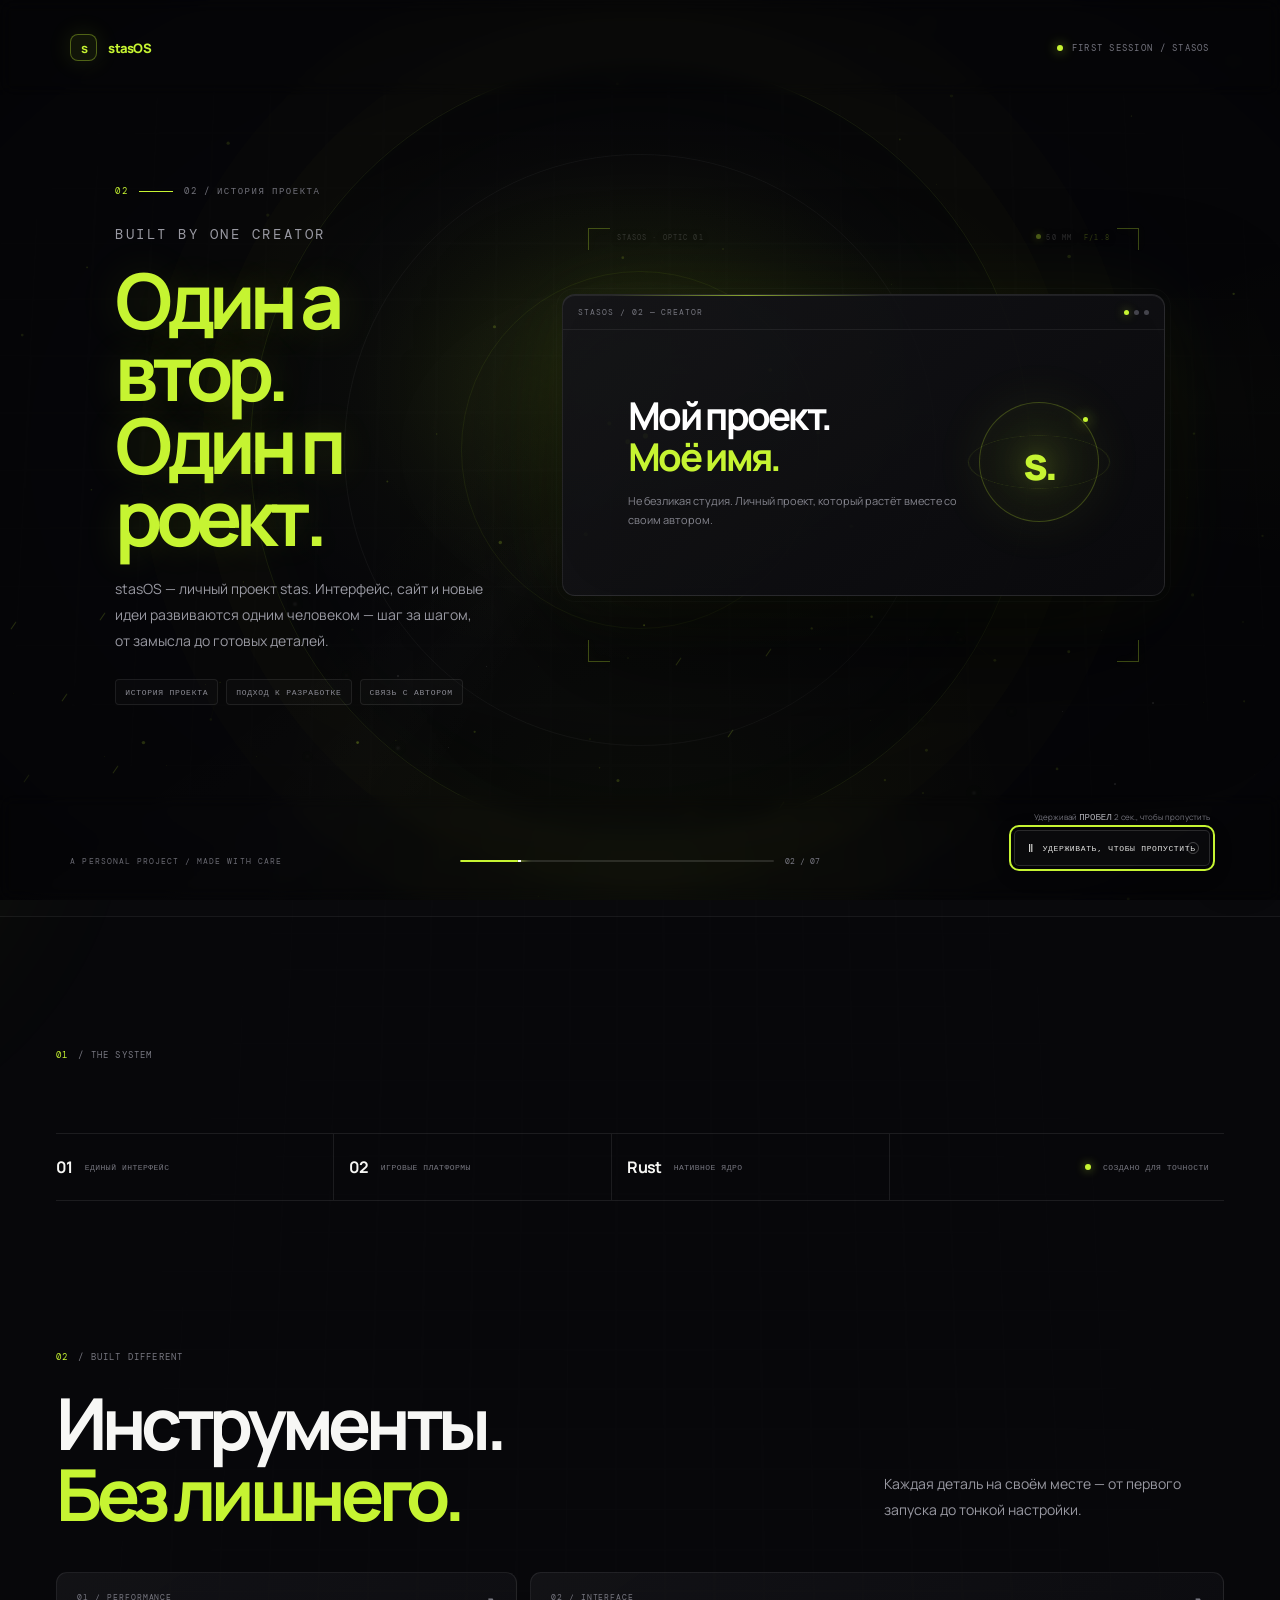
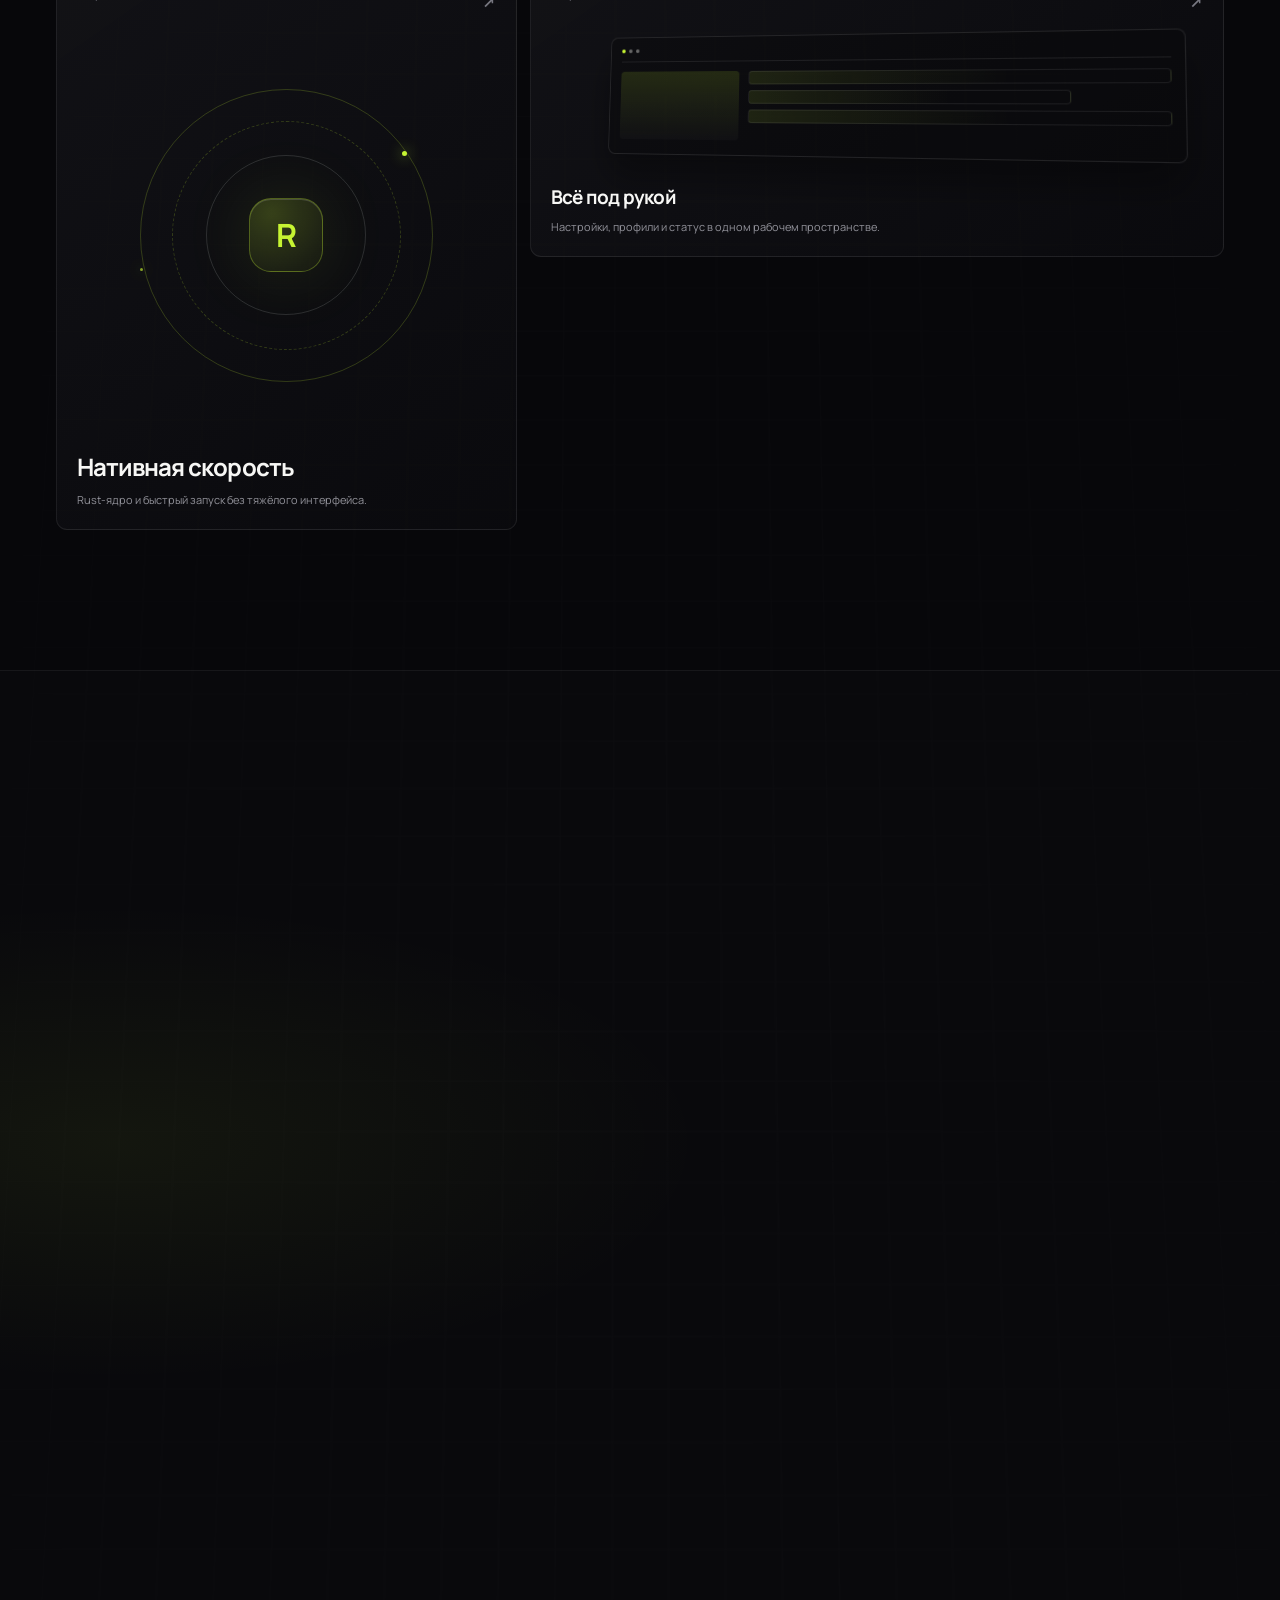
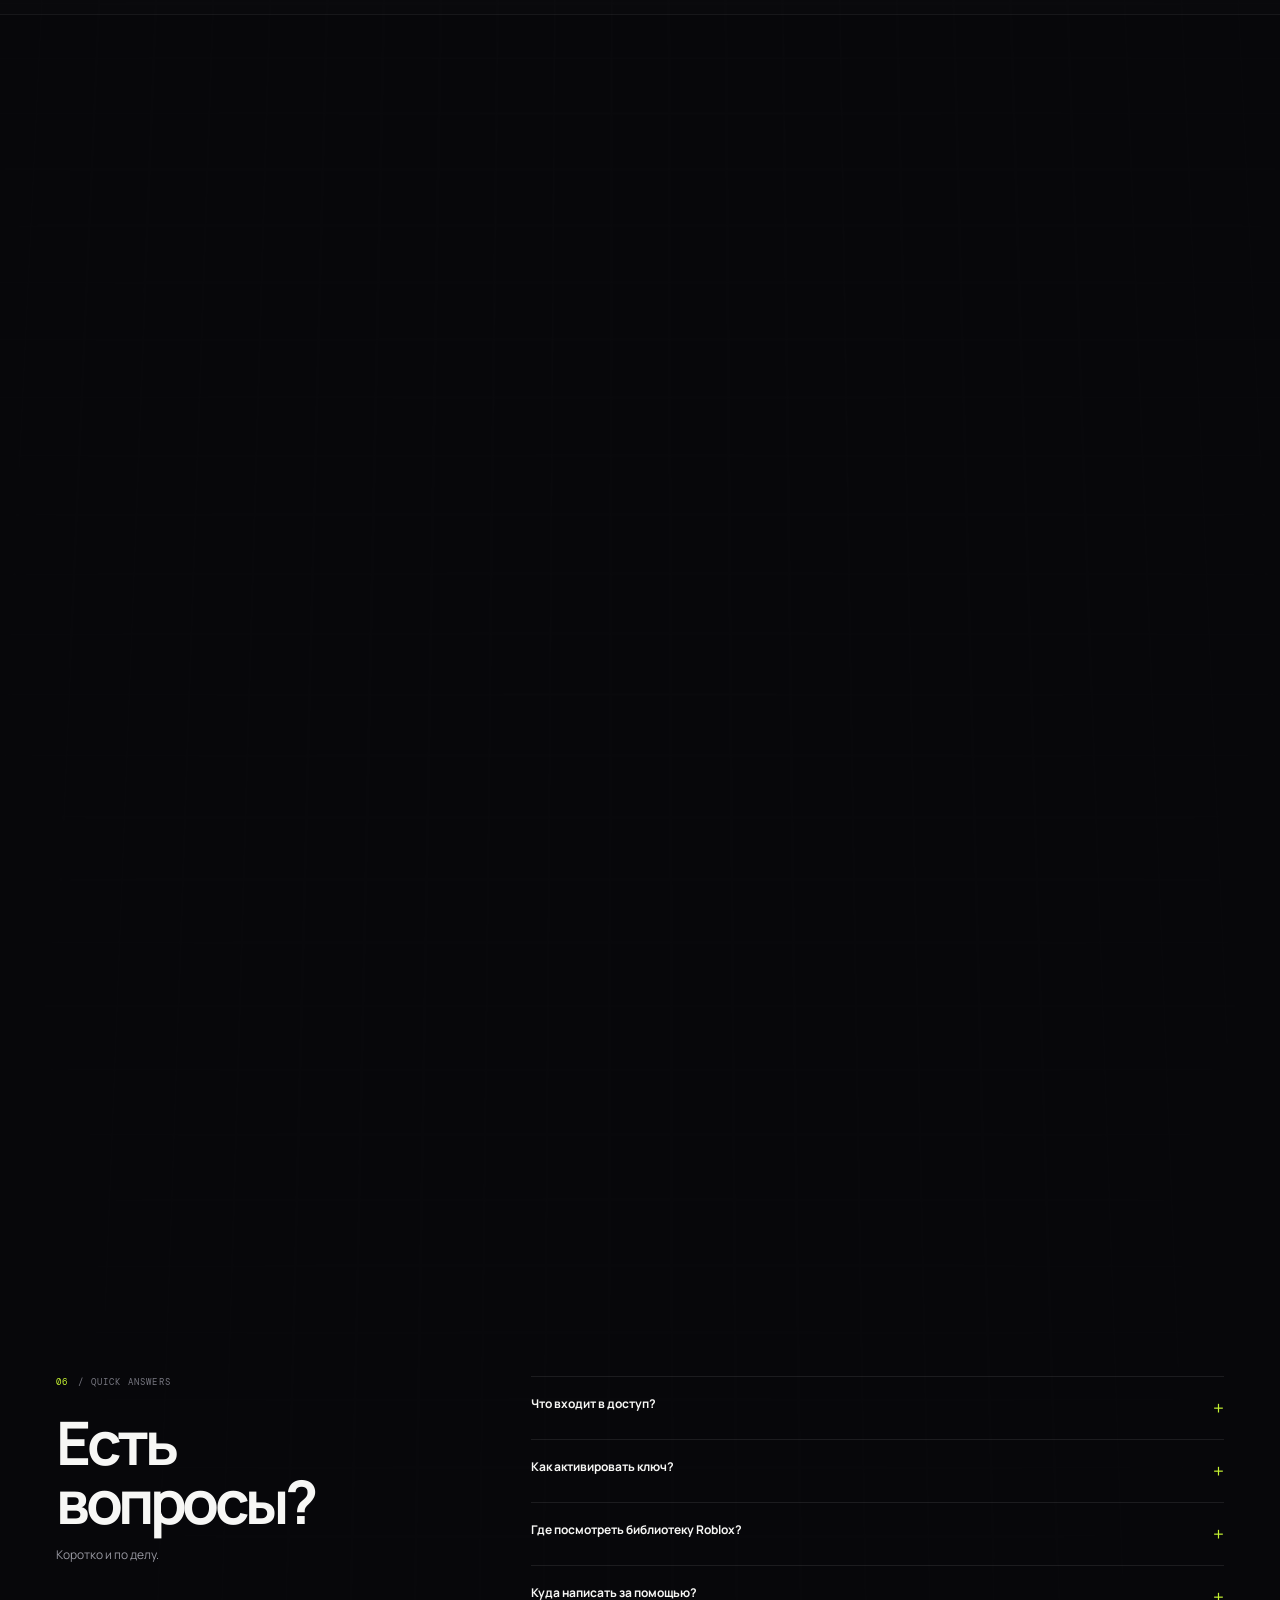
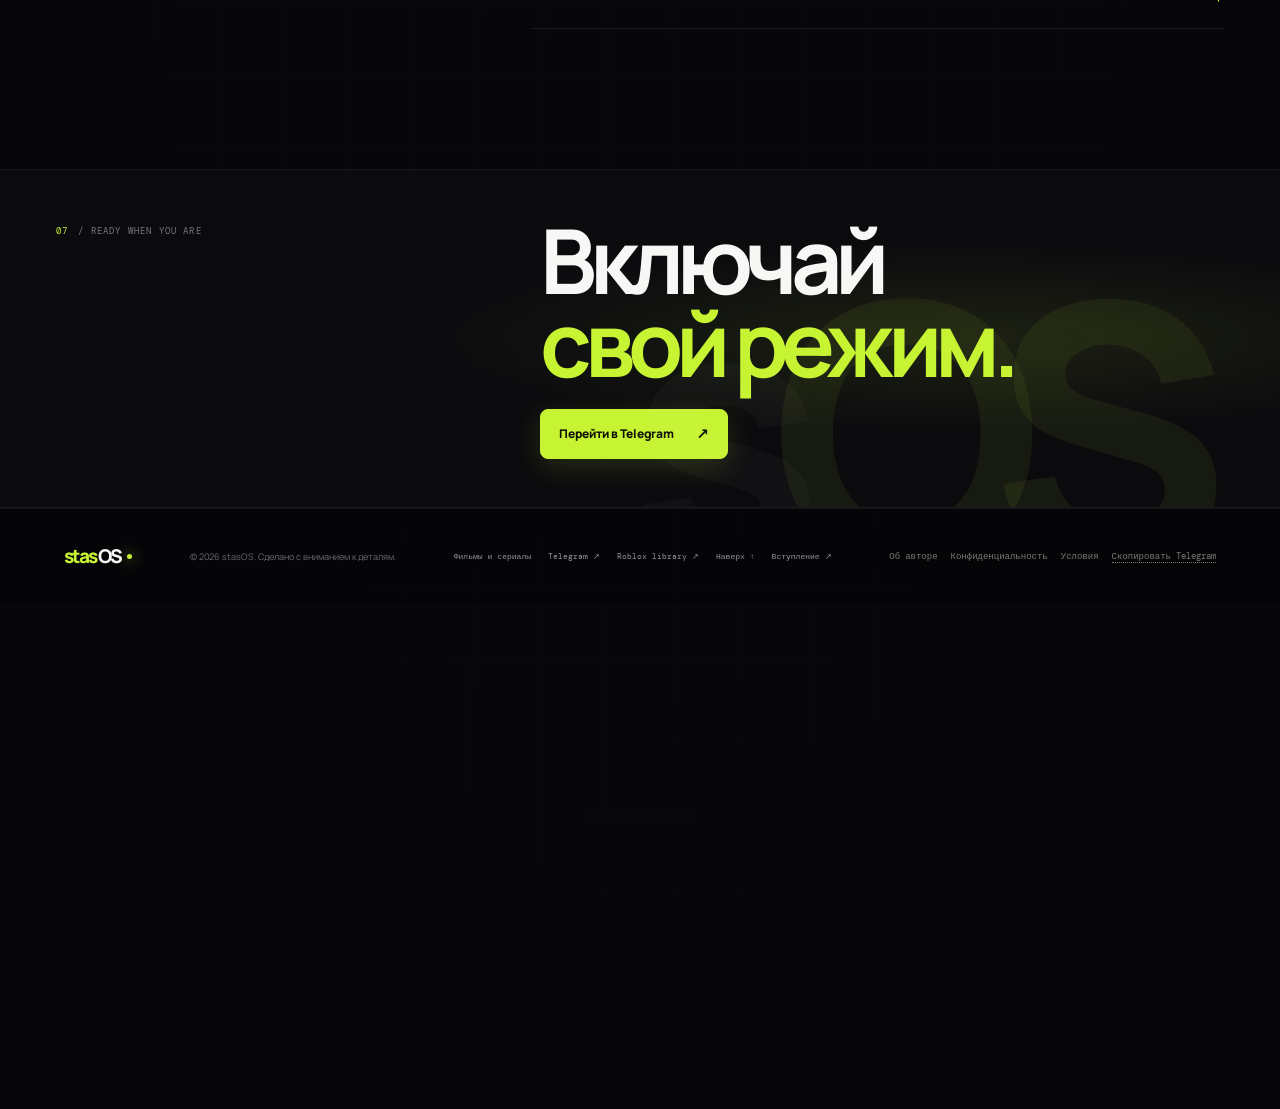
<file: index.html>
<!doctype html>
<html lang="ru">
<head>
  <meta charset="utf-8">
  <meta name="viewport" content="width=device-width, initial-scale=1">
  <meta name="theme-color" content="#07070a">
  <meta name="description" content="stasOS — игровой клиент для Minecraft и бесплатная библиотека Roblox.">
  <title>stasOS — игровой клиент нового уровня</title>
  <link rel="preconnect" href="https://fonts.googleapis.com">
  <link rel="preconnect" href="https://fonts.gstatic.com" crossorigin>
  <link href="https://fonts.googleapis.com/css2?family=DM+Mono:wght@400;500&family=Manrope:wght@400;500;600;700;800&display=swap" rel="stylesheet">
  <link rel="stylesheet" href="style.css">
  <link rel="stylesheet" href="enhancements.css">
  <link rel="stylesheet" href="intro.css">
  <script src="script.js" defer></script>
  <script src="enhancements.js" defer></script>
  <script src="intro.js" defer></script>
</head>
<body>
  <canvas id="bg-particles" aria-hidden="true"></canvas><div class="ambient ambient-one" aria-hidden="true"></div><div class="ambient ambient-two" aria-hidden="true"></div><div class="noise" aria-hidden="true"></div>
  <a class="skip-link" href="#main">Перейти к содержимому</a>
  <nav class="navbar" aria-label="Основная навигация">
    <a class="logo" href="#top" aria-label="stasOS — на главную"><span>stas</span>OS<i></i></a>
    <button class="menu-toggle" id="menu-toggle" aria-label="Открыть меню" aria-expanded="false" aria-controls="nav-links"><span></span><span></span></button>
    <div class="nav-links" id="nav-links">
      <a href="#features">Возможности</a><a href="#showcase">Интерфейс</a><a href="#pricing">Тарифы</a><a href="films.html">Фильмы и сериалы</a>
      <a href="roblox.html" class="nav-roblox"><i></i> Roblox Free</a><a href="https://t.me/stasOS_Cheat_bot" class="nav-cta">Открыть Telegram <span>↗</span></a>
    </div>
  </nav>
  <main id="main">
    <header class="hero" id="top">
      <div class="hero-copy">
        <div class="eyebrow reveal"><i></i> CONTROL YOUR GAME <b></b> BUILD 02.1</div>
        <h1 class="hero-title reveal">Твой темп.<br><span>Твои правила.</span></h1>
        <p class="hero-lede reveal">stasOS собирает всё нужное в одном точном интерфейсе. Быстрый запуск, ясные настройки и дизайн, который ощущается как настоящий софт.</p>
        <div class="hero-actions reveal"><a class="button button-primary" href="#pricing">Выбрать доступ <span>↗</span></a><a class="button button-quiet" href="roblox.html"><b>↗</b> Библиотека Roblox</a></div>
        <div class="hero-proof reveal"><span class="proof-mark"><i></i> FABRIC 1.20.1</span><span class="proof-divider"></span><span>Нативный клиент <b>на Rust</b></span></div>
      </div>
      <div class="hero-visual reveal" id="showcase">
        <div class="visual-orbit orbit-a"></div><div class="visual-orbit orbit-b"></div>
        <div class="visual-label label-top"><i></i> SYSTEM / READY</div><div class="visual-label label-bottom">MC 1.20.1 <b>•</b> SESSION 04:28</div>
        <div class="client-window">
          <div class="client-topbar"><div class="client-brand"><b>s</b> stasOS <small>v2.1</small></div><div class="client-top-center"><i></i> MINECRAFT CONNECTED</div><div class="window-actions"><i></i><i></i><b>×</b></div></div>
          <div class="client-body">
            <aside class="client-sidebar"><div class="sidebar-caption">WORKSPACE</div><div class="client-nav active"><span>⌘</span> Combat <b>03</b></div><div class="client-nav"><span>⌁</span> Movement</div><div class="client-nav"><span>◉</span> Visuals</div><div class="client-nav"><span>◇</span> Player</div><div class="sidebar-profile"><i>S</i><span><b>STAS</b><small>PRO MEMBER</small></span><em>•••</em></div></aside>
            <div class="client-content">
              <div class="client-content-head"><div><small>MODULES / 01</small><h2>Combat</h2></div><span class="profile-chip"><i></i> PVP PROFILE</span></div>
              <div class="client-metrics"><div><small>ACTIVE MODULES</small><strong>03 <i>/ 12</i></strong></div><div><small>SESSION TIME</small><strong>04:28 <i>MIN</i></strong></div><div><small>CLIENT BUILD</small><strong>2.1.0 <i>STABLE</i></strong></div></div>
              <div class="module-row is-enabled"><i class="module-icon">✳</i><span class="module-info"><b>Hit Assist</b><small>Target response and timing</small></span><span class="module-status">ON</span><span class="module-switch on"><i></i></span><span class="module-meter"><i style="--meter:68%"></i></span></div>
              <div class="module-row"><i class="module-icon">⌖</i><span class="module-info"><b>Velocity</b><small>Movement response control</small></span><span class="module-status muted">OFF</span><span class="module-switch"><i></i></span><span class="module-meter"><i style="--meter:36%"></i></span></div>
              <div class="client-footer"><span><i></i> LOCAL SESSION</span><span>SHIFT <b>+</b> RIGHT</span></div>
            </div>
          </div>
        </div>
        <div class="float-card"><i>↗</i><span><b>LOW LATENCY</b><small>Native Rust core</small></span><strong>01<small>ms</small></strong></div>
      </div>
      <div class="hero-scroll"><i></i> SCROLL TO EXPLORE</div>
    </header>

    <div class="ticker"><div class="ticker-track" aria-hidden="true"><span>MINECRAFT</span><i>✳</i><span>ROBLOX</span><i>✳</i><span>NATIVE CORE</span><i>✳</i><span>ONE CONTROL SURFACE</span><i>✳</i><span>MINECRAFT</span><i>✳</i><span>ROBLOX</span><i>✳</i><span>NATIVE CORE</span><i>✳</i><span>ONE CONTROL SURFACE</span><i>✳</i></div></div>

    <section class="intro-section section-wrap" id="about"><div class="section-index reveal"><span>01</span> / THE SYSTEM</div><div class="intro-grid"><h2 class="display-title reveal">Меньше шума.<br><span>Больше контроля.</span></h2><div class="intro-copy reveal"><p>Мы переосмыслили игровой клиент как цельный продукт: понятная структура, быстрый доступ к настройкам и чистая визуальная система.</p><a class="text-link" href="#features">Исследовать возможности <span>↘</span></a></div></div><div class="stats-strip reveal"><div><strong>01</strong><span>ЕДИНЫЙ ИНТЕРФЕЙС</span></div><div><strong>02</strong><span>ИГРОВЫЕ ПЛАТФОРМЫ</span></div><div><strong>Rust</strong><span>НАТИВНОЕ ЯДРО</span></div><div class="stats-live"><i></i><span>СОЗДАНО ДЛЯ ТОЧНОСТИ</span></div></div></section>

    <section class="features-section section-wrap" id="features"><div class="section-heading reveal"><div><div class="section-index"><span>02</span> / BUILT DIFFERENT</div><h2 class="display-title">Инструменты.<br><span>Без лишнего.</span></h2></div><p>Каждая деталь на своём месте — от первого запуска до тонкой настройки.</p></div>
      <div class="feature-grid">
        <article class="feature-card feature-large reveal"><div class="feature-top"><span>01 / PERFORMANCE</span><b>↗</b></div><div class="feature-art art-rings"><i></i><i></i><i></i><b>R</b></div><div class="feature-bottom"><h3>Нативная скорость</h3><p>Rust-ядро и быстрый запуск без тяжёлого интерфейса.</p></div></article>
        <article class="feature-card feature-tall reveal"><div class="feature-top"><span>02 / INTERFACE</span><b>↗</b></div><div class="feature-art art-window"><div class="art-window-bar"><i></i><i></i><i></i></div><div class="art-window-body"><i></i><div><b></b><b></b><b></b></div></div></div><div class="feature-bottom"><h3>Всё под рукой</h3><p>Настройки, профили и статус в одном рабочем пространстве.</p></div></article>
        <article class="feature-card reveal"><div class="feature-top"><span>03 / PERSONAL</span><b>↗</b></div><div class="feature-art art-profile"><i>S</i><span><b></b><b></b><b></b></span></div><div class="feature-bottom"><h3>Твой профиль</h3><p>Сохраняй собственный игровой стиль и настройки.</p></div></article>
        <a class="feature-card feature-roblox reveal" href="roblox.html"><div class="feature-top"><span>04 / COMMUNITY</span><b>↗</b></div><div class="roblox-word">R<span>/</span></div><div class="feature-bottom"><h3>Roblox — бесплатно</h3><p>Открой библиотеку и смотри, что нового.</p></div></a>
      </div>
    </section>

    <section class="story-section" id="changelog"><div class="story-inner section-wrap"><div class="story-heading reveal"><div class="section-index"><span>03</span> / LATEST BUILD</div><h2 class="display-title">Всегда<br><span>в движении.</span></h2><p>stasOS развивается вместе с игрой. Вот что нового в последних сборках.</p></div><div class="release-list"><article class="release-card reveal"><div class="release-date">12 NOV 2026 <span>BUILD 2.1.0</span></div><div><h3>Новый уровень интерфейса</h3><p>Обновлённый ClickGUI, HUD и система профилей.</p><div class="release-tags"><i>CLICKGUI</i><i>HUD</i><i>PROFILES</i></div></div><b class="release-mark">↗</b></article><article class="release-card reveal"><div class="release-date">01 NOV 2026 <span>BUILD 2.0.0</span></div><div><h3>Переход на нативное ядро</h3><p>Новая основа клиента на Rust и Tauri.</p><div class="release-tags"><i>RUST</i><i>TAURI</i><i>FABRIC 1.20.1</i></div></div><b class="release-mark">↗</b></article></div></div></section>

    <section class="pricing-section section-wrap" id="pricing"><div class="section-heading reveal"><div><div class="section-index"><span>04</span> / ACCESS</div><h2 class="display-title">Выбери свой<br><span>формат.</span></h2></div><p>Один раз выбрал — всё понятно. Оплата и активация проходят в Telegram.</p></div>
      <div class="pricing-grid">
        <article class="price-card reveal"><div class="price-top"><span>01 / STARTER</span><i>↗</i></div><h3>10 дней</h3><p class="price-desc">Попробовать клиент в деле.</p><div class="price-value">60 <small>₽</small></div><ul><li>Базовые модули</li><li>HUD в игре</li><li>Поддержка</li></ul><a href="https://t.me/stasOS_Cheat_bot" class="button button-outline">Выбрать доступ <span>↗</span></a></article>
        <article class="price-card price-featured reveal"><div class="price-top"><span>02 / MOST POPULAR</span><b class="price-badge">ХИТ</b></div><h3>30 дней</h3><p class="price-desc">Полный месяц без пауз.</p><div class="price-value">150 <small>₽</small></div><ul><li>Все модули</li><li>HUD в игре</li><li>Приоритетная поддержка</li></ul><a href="https://t.me/stasOS_Cheat_bot" class="button button-outline">Выбрать доступ <span>↗</span></a></article>
        <article class="price-card reveal"><div class="price-top"><span>03 / EXTENDED</span><i>↗</i></div><h3>90 дней</h3><p class="price-desc">Для тех, кто уже с нами.</p><div class="price-value">400 <small>₽</small></div><ul><li>Все модули</li><li>Приоритетная поддержка</li><li>Ранний доступ к обновлениям</li><li>Приватный чат</li></ul><a href="https://t.me/stasOS_Cheat_bot" class="button button-outline">Выбрать доступ <span>↗</span></a></article>
        <article class="price-card reveal"><div class="price-top"><span>04 / FOREVER</span><i>↗</i></div><h3>Навсегда</h3><p class="price-desc">Один доступ. Без срока.</p><div class="price-value">1000 <small>₽</small></div><ul><li>Все модули навсегда</li><li>Приоритетная поддержка</li><li>Материалы и конфиги</li><li>Связь с разработчиком</li></ul><a href="https://t.me/stasOS_Cheat_bot" class="button button-outline">Выбрать доступ <span>↗</span></a></article>
      </div>
    </section>

    <section class="key-section" id="key-check"><div class="key-panel section-wrap reveal"><div class="key-copy"><div class="section-index"><span>05</span> / ACCOUNT</div><h2 class="display-title">Доступ уже<br><span>у тебя?</span></h2><p>Проверь статус ключа в один шаг.</p></div><div class="key-form-wrap"><div class="key-form-line"><label for="key-input">ЛИЦЕНЗИОННЫЙ КЛЮЧ</label><span>LOCAL CHECK</span></div><div class="key-form"><input type="text" id="key-input" placeholder="STAS-XXXX-XXXX-XXXX" autocomplete="off" spellcheck="false"><button id="key-check-btn" type="button">Проверить <span>↗</span></button></div><div id="key-status" class="key-status" role="status" aria-live="polite"></div></div></div></section>

    <section class="faq-section section-wrap" id="faq"><div class="faq-intro reveal"><div class="section-index"><span>06</span> / QUICK ANSWERS</div><h2 class="display-title">Есть вопросы?</h2><p>Коротко и по делу.</p></div><div class="faq-list"><details class="faq-item reveal"><summary>Что входит в доступ?<i>+</i></summary><p>Состав зависит от выбранного тарифа. Актуальные детали и помощь с выбором доступны в Telegram-боте.</p></details><details class="faq-item reveal"><summary>Как активировать ключ?<i>+</i></summary><p>После покупки открой клиент stasOS, введи ключ и следуй подсказкам на экране.</p></details><details class="faq-item reveal"><summary>Где посмотреть библиотеку Roblox?<i>+</i></summary><p>Перейди на отдельную страницу библиотеки через ссылку в меню или карточку Roblox.</p></details><details class="faq-item reveal"><summary>Куда написать за помощью?<i>+</i></summary><p>Поддержка отвечает в Telegram. Открой бота по кнопке ниже.</p></details></div></section>

    <section class="final-cta"><div class="final-cta-grid section-wrap reveal"><div class="section-index"><span>07</span> / READY WHEN YOU ARE</div><div><h2>Включай<br><span>свой режим.</span></h2><a href="https://t.me/stasOS_Cheat_bot" class="button button-primary">Перейти в Telegram <span>↗</span></a></div><div class="cta-decoration">s<span>OS</span></div></div></section>
  </main>
  <footer class="site-footer"><a class="logo" href="#top"><span>stas</span>OS<i></i></a><p>© <span data-year>2026</span> stasOS. Сделано с вниманием к деталям.</p><div class="footer-links"><a href="films.html">Фильмы и сериалы</a><a href="https://t.me/stasOS_Cheat_bot">Telegram ↗</a><a href="roblox.html">Roblox library ↗</a><a href="#top" id="scrollTopBtn">Наверх ↑</a></div></footer>
  <div class="toast" id="toast" role="status" aria-live="polite"></div>
</body>
</html>
</file>
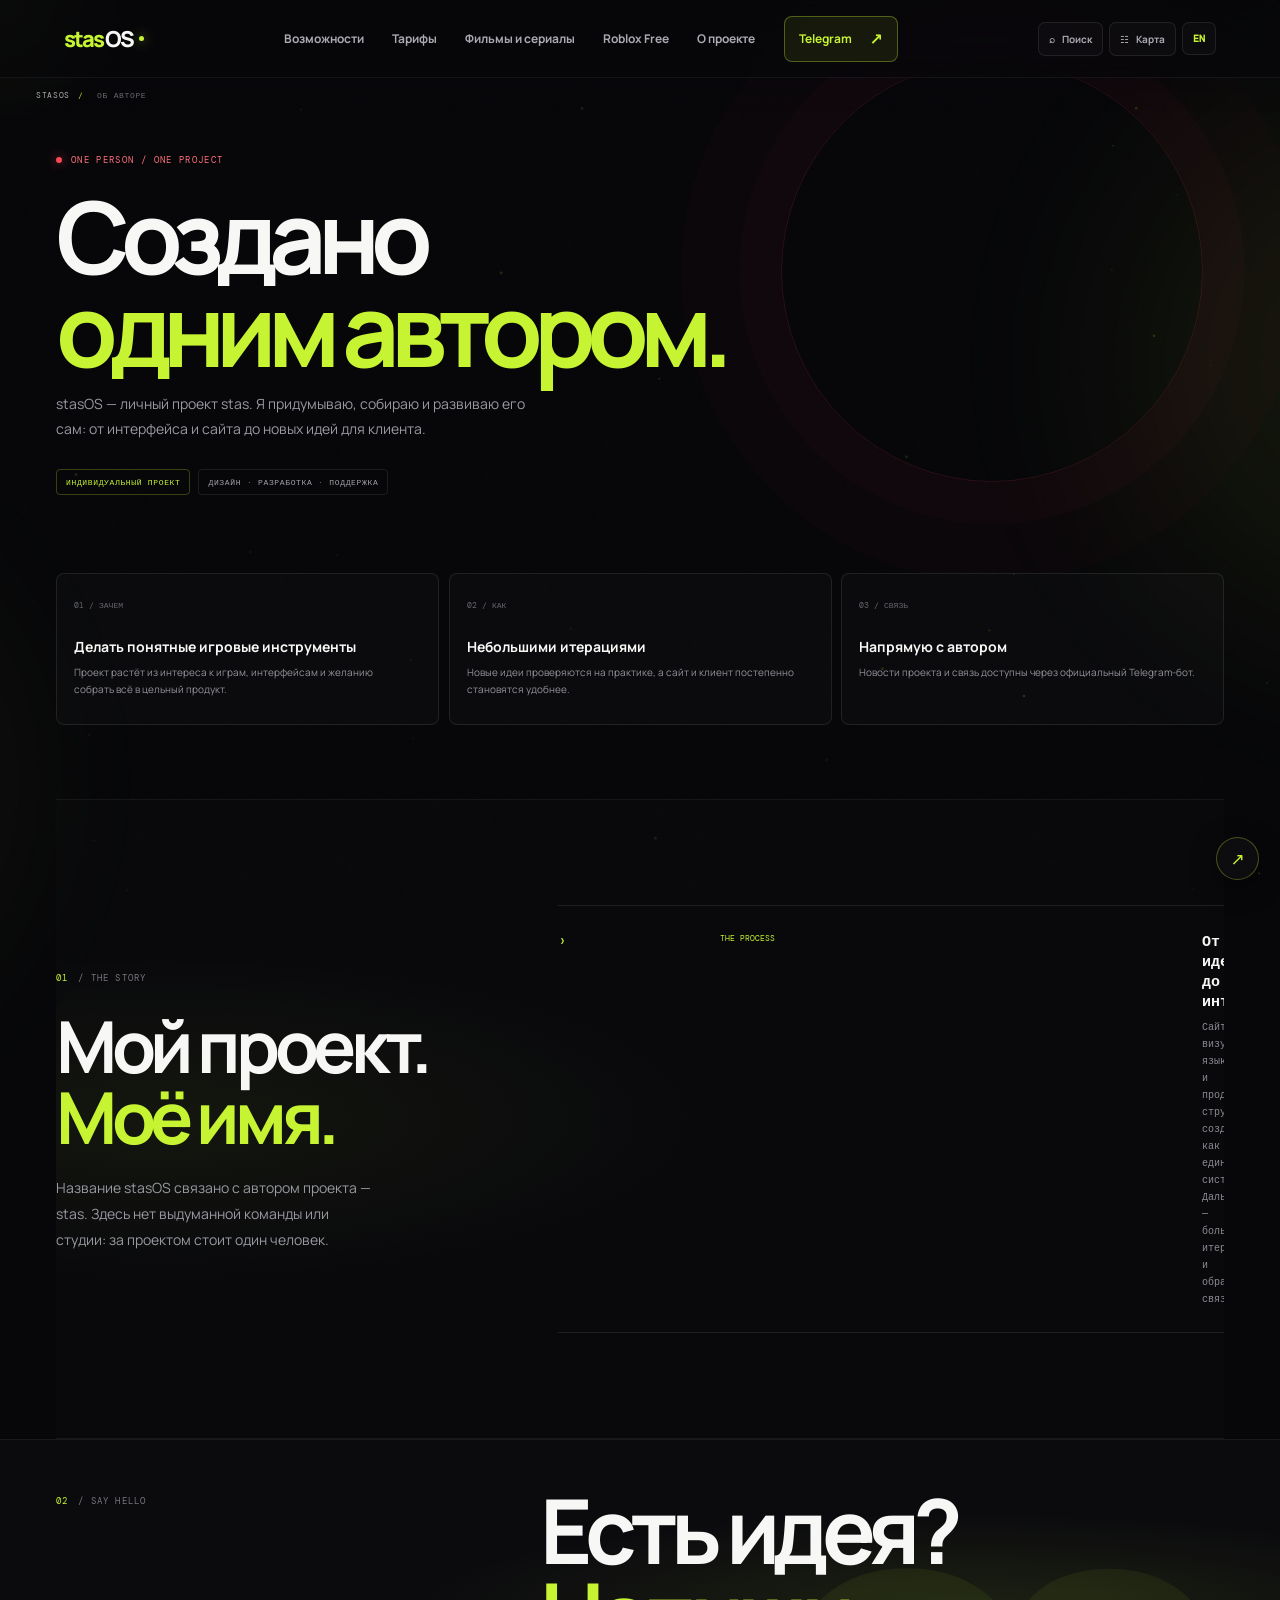
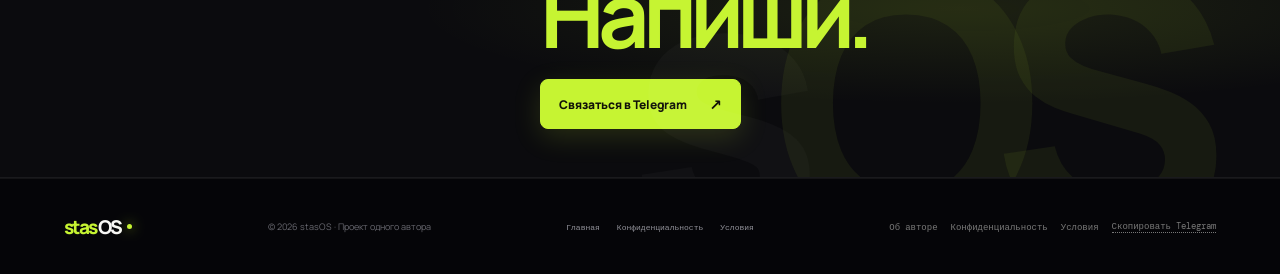
<file: about.html>
<!doctype html>
<html lang="ru"><head><meta charset="utf-8"><meta name="viewport" content="width=device-width,initial-scale=1"><meta name="theme-color" content="#07070a"><meta name="description" content="История stasOS — личного проекта stas."><title>Об авторе — stasOS</title><link rel="preconnect" href="https://fonts.googleapis.com"><link rel="preconnect" href="https://fonts.gstatic.com" crossorigin><link href="https://fonts.googleapis.com/css2?family=DM+Mono:wght@400;500&family=Manrope:wght@400;500;600;700;800&display=swap" rel="stylesheet"><link rel="stylesheet" href="style.css"><link rel="stylesheet" href="enhancements.css"><script src="script.js" defer></script><script src="enhancements.js" defer></script></head>
<body><canvas id="bg-particles" aria-hidden="true"></canvas><div class="ambient ambient-one"></div><div class="ambient ambient-two"></div><div class="noise"></div><nav class="navbar"><a class="logo" href="index.html"><span>stas</span>OS<i></i></a><button class="menu-toggle" id="menu-toggle" aria-label="Открыть меню" aria-expanded="false" aria-controls="nav-links"><span></span><span></span></button><div class="nav-links" id="nav-links"><a href="index.html#features">Возможности</a><a href="index.html#pricing">Тарифы</a><a href="films.html">Фильмы и сериалы</a><a href="roblox.html">Roblox Free</a><a href="about.html">О проекте</a><a href="https://t.me/stasOS_Cheat_bot" class="nav-cta">Telegram <span>↗</span></a></div></nav><main><div class="breadcrumb"><a href="index.html">STASOS</a><span>/</span> ОБ АВТОРЕ</div><header class="rbx-hero"><div class="rbx-kicker"><i></i> ONE PERSON / ONE PROJECT</div><h1 class="rbx-title">Создано<br><span>одним автором.</span></h1><p class="rbx-lede">stasOS — личный проект stas. Я придумываю, собираю и развиваю его сам: от интерфейса и сайта до новых идей для клиента.</p><div class="rbx-meta"><span>ИНДИВИДУАЛЬНЫЙ ПРОЕКТ</span><span>ДИЗАЙН · РАЗРАБОТКА · ПОДДЕРЖКА</span></div></header><section class="rbx-info section-wrap"><article class="rbx-info-card"><span>01 / ЗАЧЕМ</span><h2>Делать понятные игровые инструменты</h2><p>Проект растёт из интереса к играм, интерфейсам и желанию собрать всё в цельный продукт.</p></article><article class="rbx-info-card"><span>02 / КАК</span><h2>Небольшими итерациями</h2><p>Новые идеи проверяются на практике, а сайт и клиент постепенно становятся удобнее.</p></article><article class="rbx-info-card"><span>03 / СВЯЗЬ</span><h2>Напрямую с автором</h2><p>Новости проекта и связь доступны через официальный Telegram-бот.</p></article></section><section class="section-wrap story-section"><div class="story-inner"><div class="story-heading"><div class="section-index"><span>01</span> / THE STORY</div><h2 class="display-title">Мой проект.<br><span>Моё имя.</span></h2><p>Название stasOS связано с автором проекта — stas. Здесь нет выдуманной команды или студии: за проектом стоит один человек.</p></div><div class="release-list"><article class="release-card"><div class="release-date">THE PROCESS</div><div><h3>От идеи до интерфейса</h3><p>Сайт, визуальный язык и продуктовая структура создаются как единая система. Дальше — больше итераций и обратной связи.</p></div></article></div></div></section><section class="final-cta"><div class="final-cta-grid section-wrap"><div class="section-index"><span>02</span> / SAY HELLO</div><div><h2>Есть идея?<br><span>Напиши.</span></h2><a href="https://t.me/stasOS_Cheat_bot" class="button button-primary">Связаться в Telegram <span>↗</span></a></div><div class="cta-decoration">s<span>OS</span></div></div></section></main><footer class="site-footer"><a class="logo" href="index.html"><span>stas</span>OS<i></i></a><p>© <span data-year>2026</span> stasOS · Проект одного автора</p><div class="footer-links"><a href="index.html">Главная</a><a href="privacy.html">Конфиденциальность</a><a href="terms.html">Условия</a></div></footer><div class="toast" id="toast" role="status" aria-live="polite"></div></body></html>
</file>
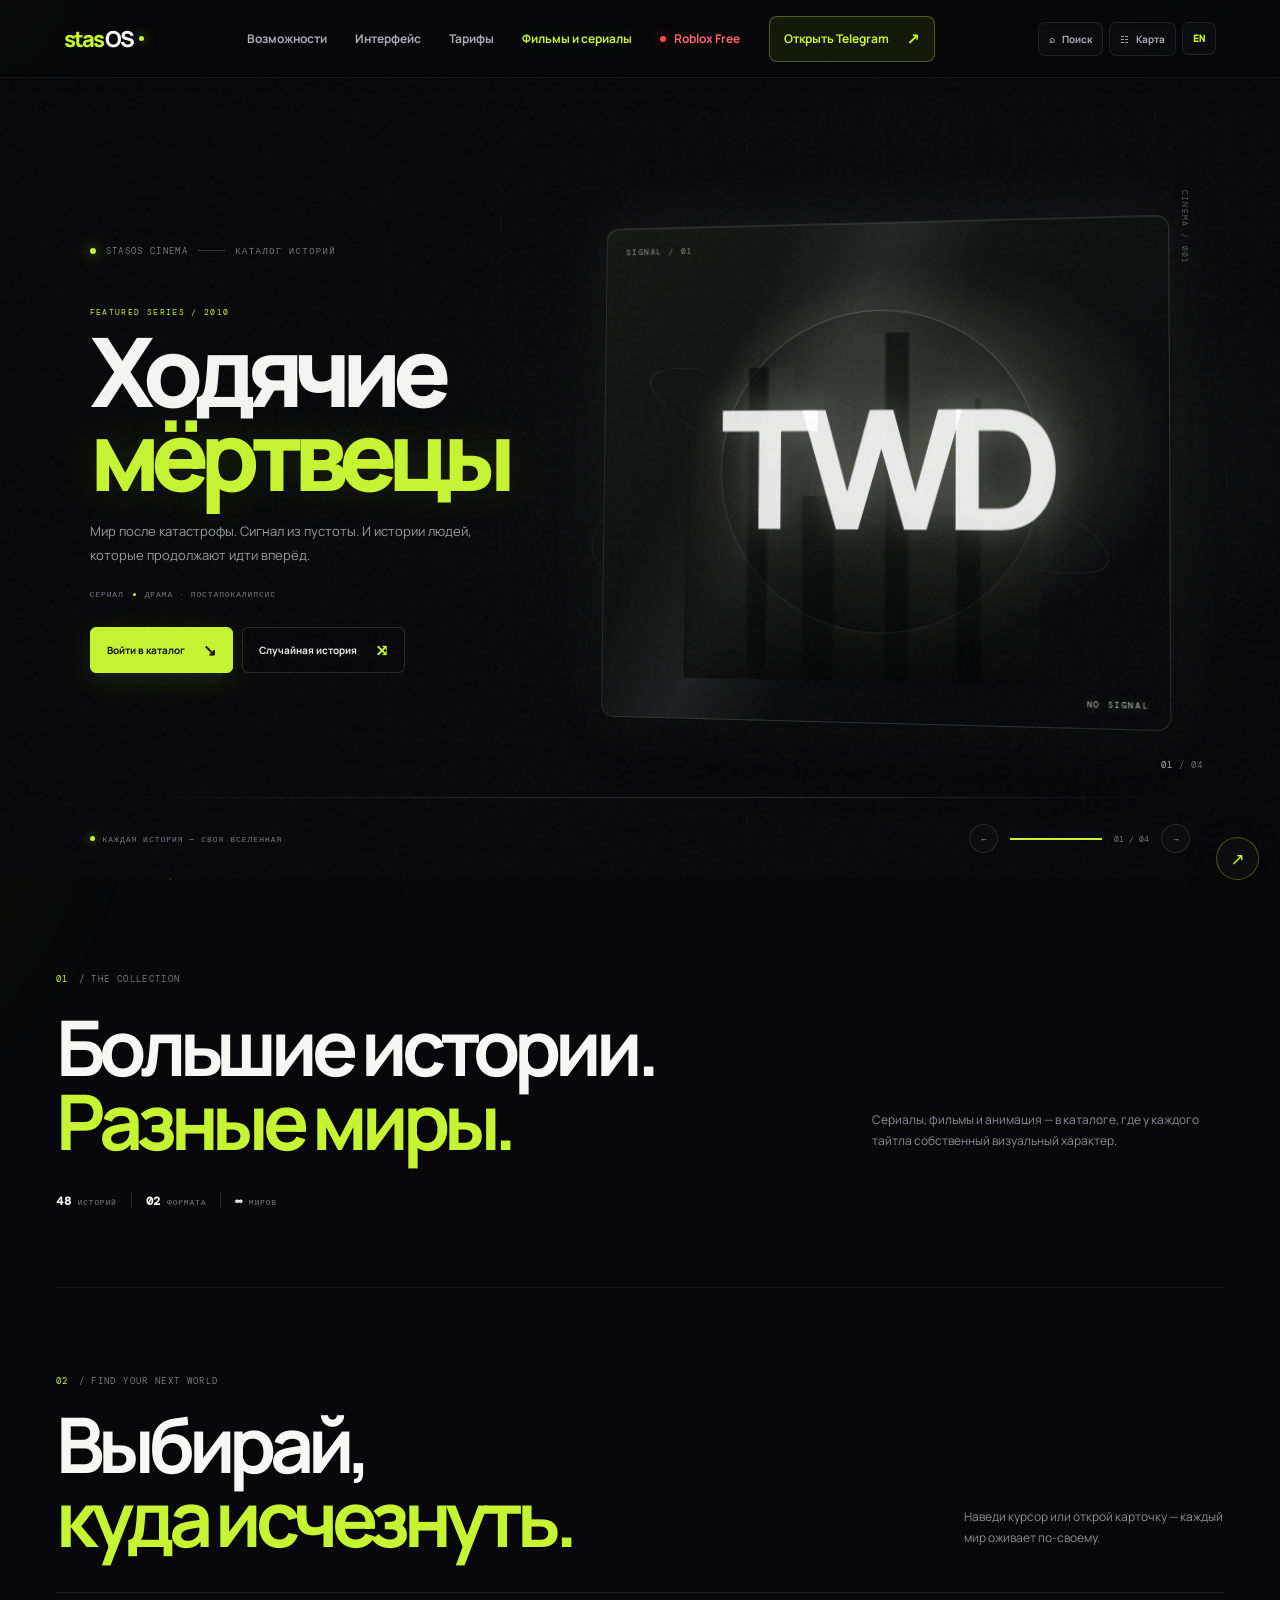
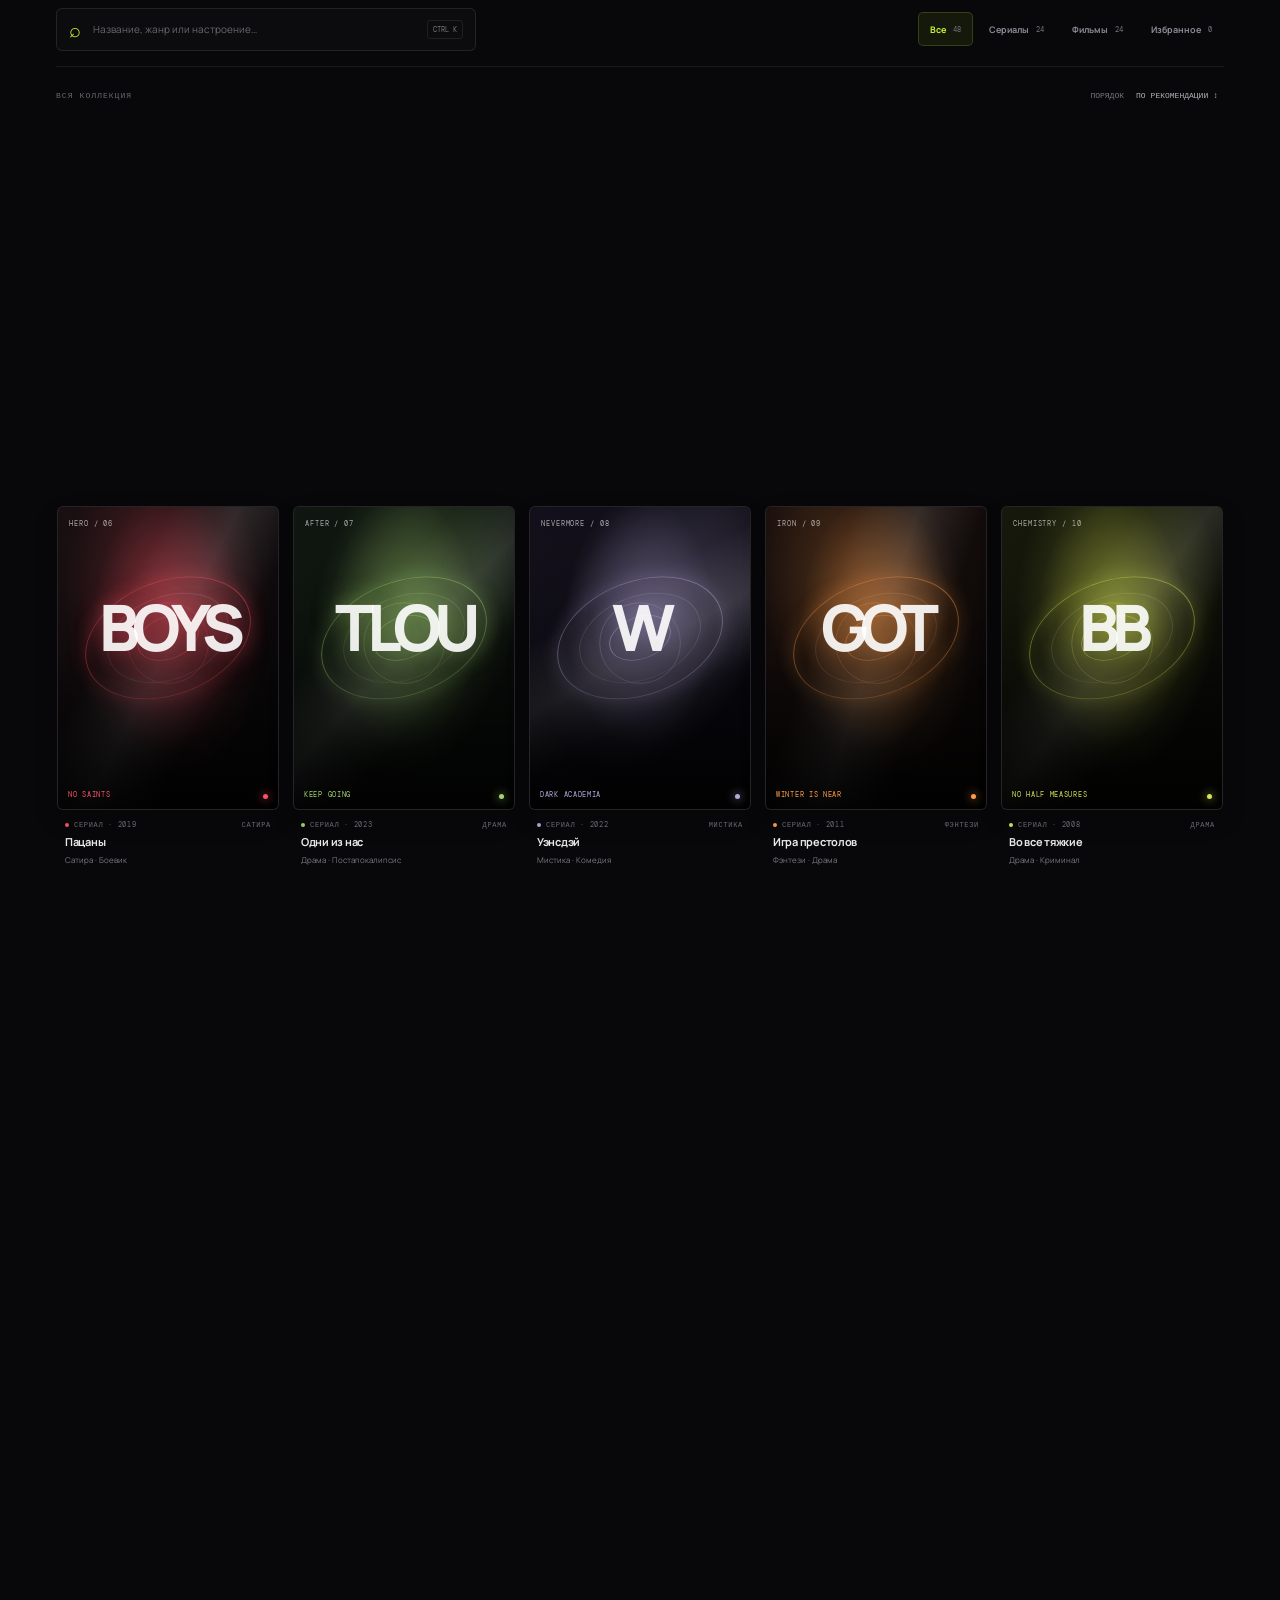
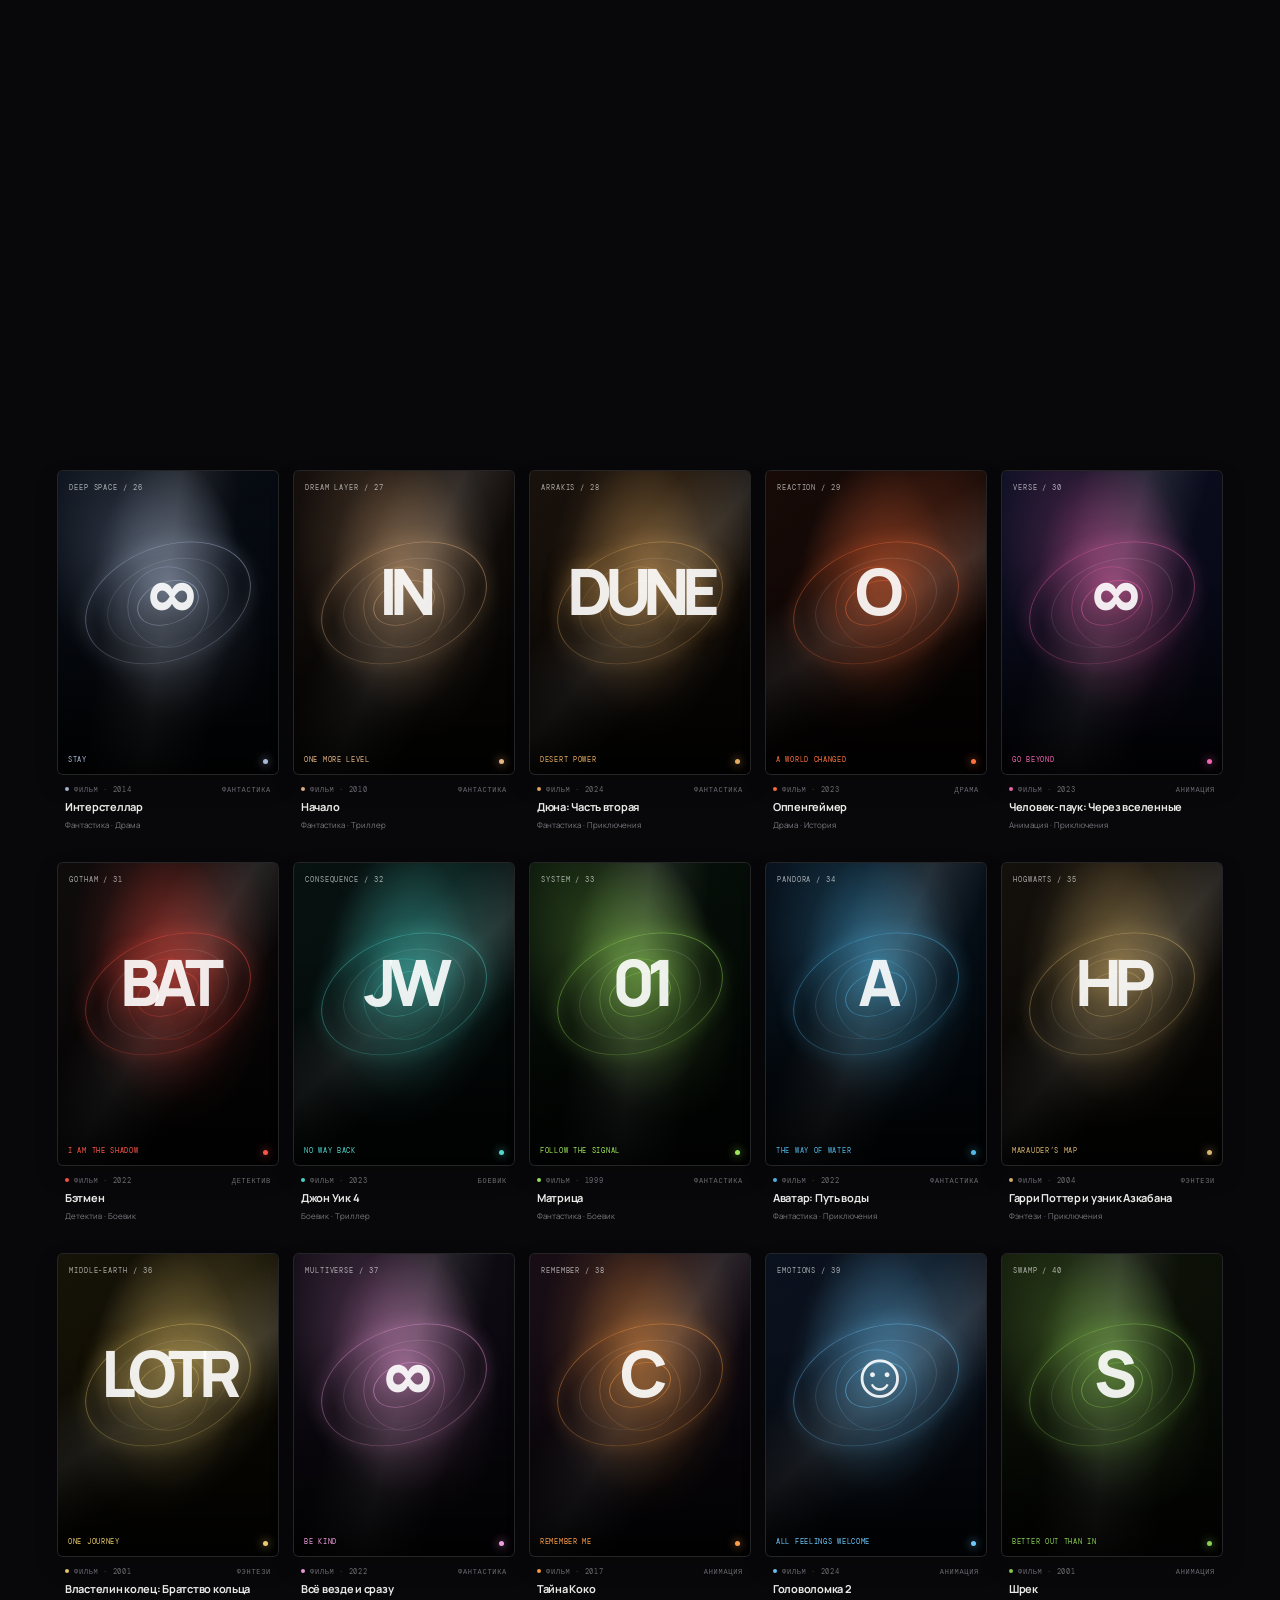
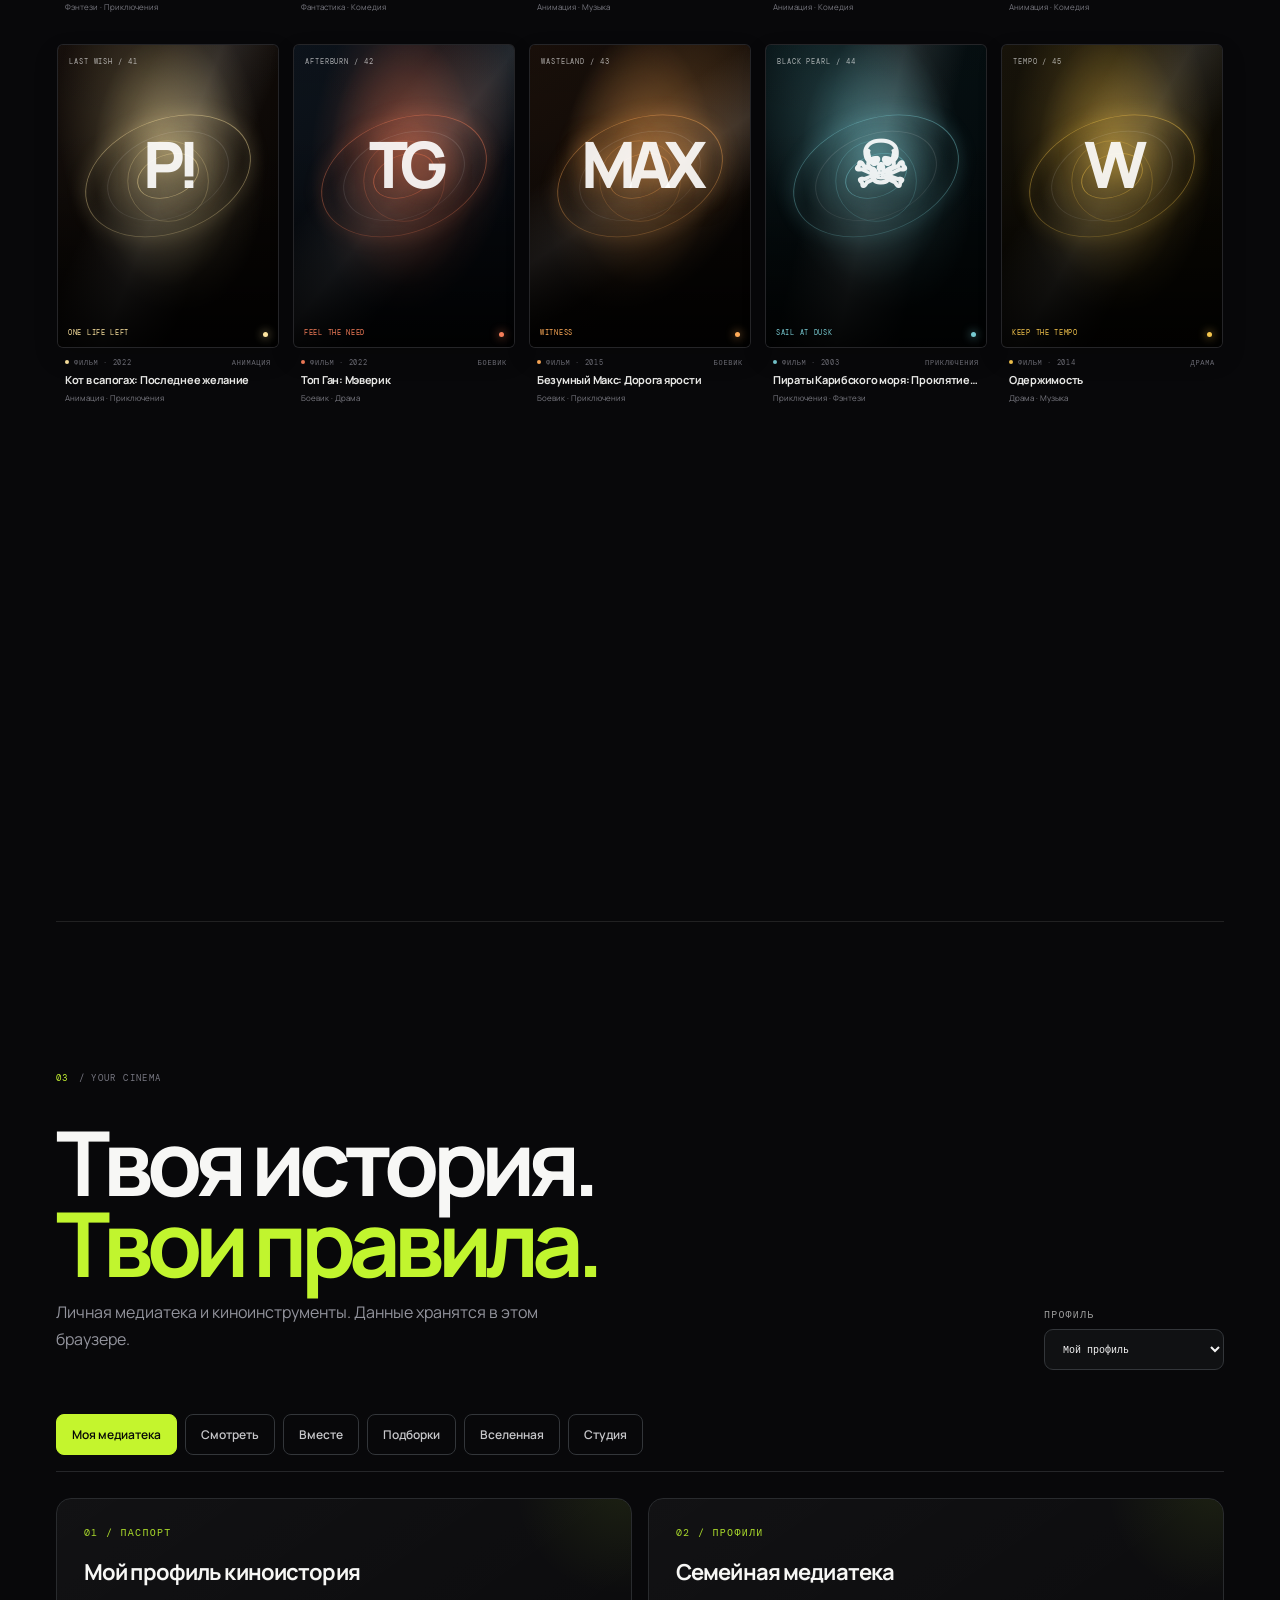
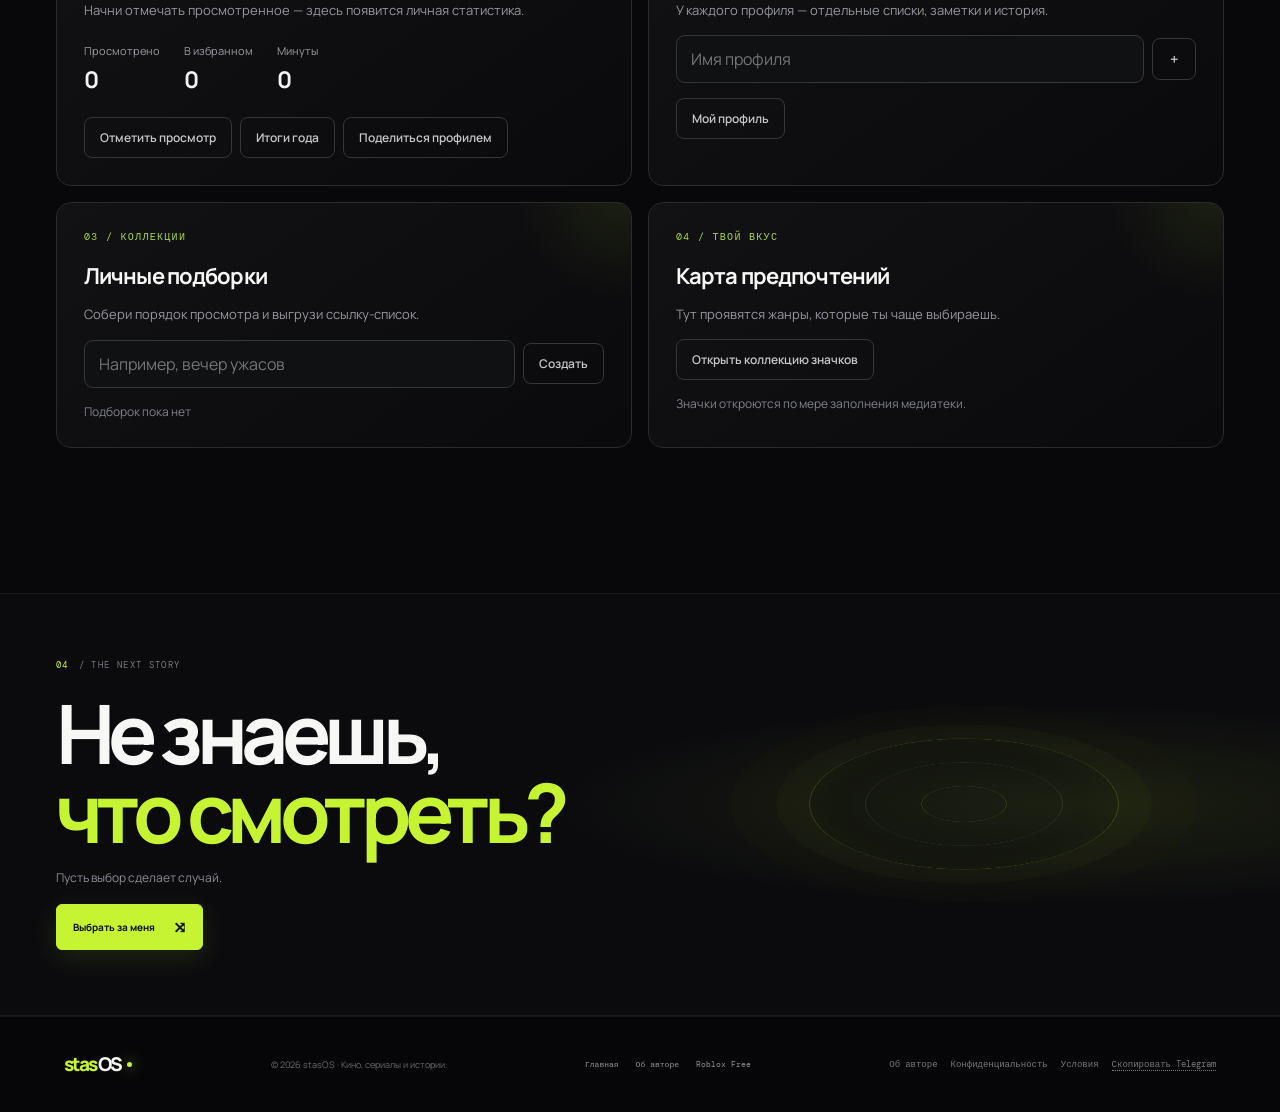
<file: films.html>
<!doctype html>
<html lang="ru">
<head>
  <meta charset="utf-8">
  <meta name="viewport" content="width=device-width, initial-scale=1">
  <meta name="theme-color" content="#07070a">
  <link rel="manifest" href="manifest.webmanifest">
  <link rel="icon" href="cinema-icon.svg" type="image/svg+xml">
  <meta name="description" content="Каталог фильмов и сериалов stasOS — отдельная анимационная сцена для каждой истории.">
  <title>Фильмы и сериалы — stasOS</title>
  <link rel="preconnect" href="https://fonts.googleapis.com">
  <link rel="preconnect" href="https://fonts.gstatic.com" crossorigin>
  <link href="https://fonts.googleapis.com/css2?family=DM+Mono:wght@400;500&family=Manrope:wght@400;500;600;700;800&display=swap" rel="stylesheet">
  <link rel="stylesheet" href="style.css">
  <link rel="stylesheet" href="enhancements.css">
  <link rel="stylesheet" href="enhancements-pages.css">
  <link rel="stylesheet" href="films.css">
  <link rel="stylesheet" href="films-extras.css">
  <script src="script.js" defer></script>
  <script src="enhancements.js" defer></script>
  <script src="films.js" defer></script>
</head>
<body class="cinema-page">
  <canvas id="bg-particles" aria-hidden="true"></canvas>
  <div class="ambient ambient-one" aria-hidden="true"></div><div class="ambient ambient-two" aria-hidden="true"></div><div class="noise" aria-hidden="true"></div>
  <a class="skip-link" href="#main">Перейти к содержимому</a>
  <nav class="navbar" aria-label="Основная навигация">
    <a class="logo" href="index.html"><span>stas</span>OS<i></i></a>
    <button class="menu-toggle" id="menu-toggle" aria-label="Открыть меню" aria-expanded="false" aria-controls="nav-links"><span></span><span></span></button>
    <div class="nav-links" id="nav-links">
      <a href="index.html#features">Возможности</a><a href="index.html#showcase">Интерфейс</a><a href="index.html#pricing">Тарифы</a>
      <a href="films.html" class="cinema-nav-current" aria-current="page">Фильмы и сериалы</a><a href="roblox.html" class="nav-roblox"><i></i> Roblox Free</a>
      <a href="https://t.me/stasOS_Cheat_bot" class="nav-cta">Открыть Telegram <span>↗</span></a>
    </div>
  </nav>

  <main id="main" class="cinema-main">
    <header class="cinema-hero" id="cinema-hero" data-featured="walking-dead">
      <div class="cinema-hero-grain" aria-hidden="true"></div>
      <div class="cinema-hero-grid" aria-hidden="true"></div>
      <div class="cinema-hero-copy">
        <div class="cinema-kicker"><i></i> STASOS CINEMA <b></b> КАТАЛОГ ИСТОРИЙ</div>
        <p class="cinema-feature-tag" id="cinema-feature-tag">FEATURED SERIES / 2010</p>
        <h1 class="cinema-feature-title" id="cinema-feature-title">Ходячие<br><span>мертвецы</span></h1>
        <p class="cinema-feature-desc" id="cinema-feature-desc">Мир после катастрофы. Сигнал из пустоты. И истории людей, которые продолжают идти вперёд.</p>
        <div class="cinema-feature-meta" id="cinema-feature-meta"><span>СЕРИАЛ</span><i></i><span>ДРАМА · ПОСТАПОКАЛИПСИС</span></div>
        <div class="cinema-hero-actions"><a href="#catalog" class="cinema-button cinema-button-primary">Войти в каталог <span>↘</span></a><button class="cinema-button cinema-button-quiet" id="featured-random">Случайная история <span>⤨</span></button></div>
      </div>
      <div class="cinema-hero-art" id="cinema-feature-art" aria-hidden="true"><div class="cinema-art-scene art-walking-dead"><i class="art-sun"></i><i class="art-orbit"></i><i class="art-silhouette"></i><i class="art-signal">SIGNAL LOST</i></div><div class="cinema-title-stamp">01<span> / 04</span></div></div>
      <div class="cinema-hero-footer"><span class="cinema-hero-caption"><i></i> КАЖДАЯ ИСТОРИЯ — СВОЯ ВСЕЛЕННАЯ</span><div class="featured-controls"><button id="featured-prev" type="button" aria-label="Предыдущая история">←</button><div class="featured-progress"><i id="featured-progress-fill"></i></div><span id="featured-counter">01 / 04</span><button id="featured-next" type="button" aria-label="Следующая история">→</button></div></div>
      <div class="cinema-hero-index" aria-hidden="true">CINEMA / 001</div>
    </header>

    <section class="cinema-intro section-wrap">
      <div class="cinema-section-code"><span>01</span> / THE COLLECTION</div>
      <div class="cinema-intro-row"><h2>Большие истории.<br><span>Разные миры.</span></h2><p>Сериалы, фильмы и анимация — в каталоге, где у каждого тайтла собственный визуальный характер.</p></div>
      <div class="cinema-stats"><span><b id="cinema-total">48</b> ИСТОРИЙ</span><i></i><span><b>02</b> ФОРМАТА</span><i></i><span><b>∞</b> МИРОВ</span></div>
    </section>

    <section class="cinema-catalog section-wrap" id="catalog">
      <div class="cinema-catalog-head"><div><div class="cinema-section-code"><span>02</span> / FIND YOUR NEXT WORLD</div><h2>Выбирай,<br><span>куда исчезнуть.</span></h2></div><p>Наведи курсор или открой карточку — каждый мир оживает по-своему.</p></div>
      <div class="cinema-toolbar">
        <label class="cinema-search"><span>⌕</span><input id="cinema-search" type="search" aria-label="Поиск фильмов и сериалов" placeholder="Название, жанр или настроение…" autocomplete="off"><kbd>CTRL K</kbd></label>
        <div class="cinema-filter-tabs" role="group" aria-label="Фильтр каталога"><button class="active" data-filter="all">Все <b>48</b></button><button data-filter="series">Сериалы</button><button data-filter="movie">Фильмы</button><button data-filter="favorites">Избранное <span>♡</span></button></div>
      </div>
      <div class="cinema-sort-row"><span id="cinema-results-label">ВСЯ КОЛЛЕКЦИЯ</span><button id="cinema-sort" type="button">ПОРЯДОК <b>ПО РЕКОМЕНДАЦИИ ↕</b></button></div>
      <div class="cinema-grid" id="cinema-grid" aria-live="polite"></div>
      <div class="cinema-empty" id="cinema-empty" hidden><div class="cinema-empty-mark">∅</div><h3>В этой вселенной пусто.</h3><p>Попробуй поменять запрос или фильтр.</p><button id="cinema-reset">Сбросить фильтры</button></div>
    </section>

    <section class="cinema-lab section-wrap" id="my-cinema">
      <div class="cinema-section-code"><span>03</span> / YOUR CINEMA</div>
      <div class="cinema-lab-heading"><div><h2>Твоя история.<br><span>Твои правила.</span></h2><p>Личная медиатека и киноинструменты. Данные хранятся в этом браузере.</p></div><label class="cinema-profile-label">ПРОФИЛЬ <select id="cinema-profile"></select></label></div>
      <div class="cinema-tool-tabs" role="tablist" aria-label="Инструменты кинотеки">
        <button class="active" data-tool-tab="library" role="tab" aria-selected="true">Моя медиатека</button><button data-tool-tab="watch" role="tab" aria-selected="false">Смотреть</button><button data-tool-tab="together" role="tab" aria-selected="false">Вместе</button><button data-tool-tab="discover" role="tab" aria-selected="false">Подборки</button><button data-tool-tab="worlds" role="tab" aria-selected="false">Вселенная</button><button data-tool-tab="studio" role="tab" aria-selected="false">Студия</button>
      </div>
      <div class="cinema-tool-panel active" data-tool-panel="library" role="tabpanel">
        <div class="cinema-dashboard-grid">
          <article class="cinema-tool-card cinema-profile-card"><span class="cinema-tool-index">01 / ПАСПОРТ</span><h3 id="profile-greeting">Твоя киноистория</h3><p id="profile-summary">Начни отмечать просмотренное — здесь появится личная статистика.</p><div class="cinema-stat-line"><span>Просмотрено <b id="stat-watched">0</b></span><span>В избранном <b id="stat-favs">0</b></span><span>Минуты <b id="stat-minutes">0</b></span></div><div class="cinema-tool-actions"><button data-action="watched">Отметить просмотр</button><button data-action="recap">Итоги года</button><button data-action="export">Поделиться профилем</button></div></article>
          <article class="cinema-tool-card"><span class="cinema-tool-index">02 / ПРОФИЛИ</span><h3>Семейная медиатека</h3><p>У каждого профиля — отдельные списки, заметки и история.</p><div class="cinema-inline-form"><input id="new-profile" maxlength="24" placeholder="Имя профиля" aria-label="Имя нового профиля"><button data-action="add-profile">＋</button></div><div id="profile-list" class="cinema-chip-list"></div></article>
          <article class="cinema-tool-card"><span class="cinema-tool-index">03 / КОЛЛЕКЦИИ</span><h3>Личные подборки</h3><p>Собери порядок просмотра и выгрузи ссылку-список.</p><div class="cinema-inline-form"><input id="collection-name" maxlength="32" placeholder="Например, вечер ужасов"><button data-action="add-collection">Создать</button></div><div id="collection-list" class="cinema-chip-list"></div></article>
          <article class="cinema-tool-card"><span class="cinema-tool-index">04 / ТВОЙ ВКУС</span><h3>Карта предпочтений</h3><p id="taste-map" class="cinema-taste-map">Тут проявятся жанры, которые ты чаще выбираешь.</p><button data-action="badges">Открыть коллекцию значков</button><div id="badge-shelf" class="cinema-chip-list"></div></article>
        </div>
      </div>
      <div class="cinema-tool-panel" data-tool-panel="watch" role="tabpanel" hidden>
        <div class="cinema-watch-layout"><article class="cinema-tool-card cinema-player-card"><div class="cinema-player-top"><div><span class="cinema-tool-index">LOCAL PLAYER / 01</span><h3 id="player-title">Выбери историю в каталоге</h3></div><button data-action="cinema-mode">Режим кино ⛶</button></div><video id="local-video" controls playsinline preload="metadata" aria-label="Локальный видеоплеер"></video><div class="cinema-file-controls"><label class="cinema-file-button">Открыть видео <input id="video-file" type="file" accept="video/*"></label><label class="cinema-file-button">Добавить озвучку <input id="audio-file" type="file" accept="audio/*" multiple></label><label class="cinema-file-button">Субтитры .vtt <input id="subtitle-file" type="file" accept=".vtt,text/vtt"></label><select id="dub-track" aria-label="Выбрать локальную озвучку"><option value="">Оригинальная дорожка</option></select><select id="playback-speed" aria-label="Скорость воспроизведения"><option>0.75</option><option>1</option><option>1.25</option><option>1.5</option><option>1.75</option><option>2</option></select></div><p class="cinema-local-note">Файлы открываются только с твоего устройства и никуда не загружаются. Чтобы смотреть легально, используй собственные файлы.</p><div class="cinema-tool-actions"><button data-action="save-progress">Сохранить прогресс</button><button data-action="mark-moment">＋ Момент</button><button data-action="ab-dub">A/B озвучки</button></div><div id="watch-moments" class="cinema-moment-list"></div></article>
          <aside class="cinema-watch-side"><article class="cinema-tool-card"><span class="cinema-tool-index">02 / БЕЗ СПОЙЛЕРОВ</span><h3>Обсуждение эпизода</h3><label class="cinema-check"><input id="spoiler-safe" type="checkbox" checked> Скрывать заметки со спойлерами</label><div id="discussion-list" class="cinema-note-list"></div><div class="cinema-inline-form"><input id="episode-note" placeholder="Сезон / серия и мысль"><label title="Отметить как спойлер"><input id="note-spoiler" type="checkbox"> спойлер</label><button data-action="add-note">＋</button></div></article><article class="cinema-tool-card"><span class="cinema-tool-index">03 / КРЕДИТЫ</span><h3>Паспорт озвучки</h3><p>Сохраняй любимые студии и голоса; поля редактируются тобой.</p><textarea id="credits-input" rows="3" placeholder="Студия, актёры озвучки, источник…"></textarea><button data-action="save-credits">Сохранить кредиты</button><div id="credits-list" class="cinema-note-list"></div></article></aside></div>
      </div>
      <div class="cinema-tool-panel" data-tool-panel="together" role="tabpanel" hidden>
        <div class="cinema-dashboard-grid"><article class="cinema-tool-card"><span class="cinema-tool-index">01 / WATCH ROOM</span><h3>Комната просмотра</h3><p>Синхронизация плеера и чат между вкладками этого браузера. Для других устройств нужен сервер.</p><div class="cinema-inline-form"><input id="room-code" maxlength="24" placeholder="Код комнаты"><button data-action="join-room">Подключить</button></div><div id="room-state" class="cinema-room-state">Комната не подключена</div><div id="room-chat" class="cinema-note-list"></div><div class="cinema-inline-form"><input id="room-message" placeholder="Сообщение в комнату"><button data-action="send-chat">Отправить</button></div></article><article class="cinema-tool-card"><span class="cinema-tool-index">02 / ОБЩИЙ ВЫБОР</span><h3>Очередь и марафон</h3><p>Добавляй истории в очередь и голосуй за следующую. В рамках локальной комнаты.</p><div class="cinema-inline-form"><select id="queue-title" aria-label="История для очереди"></select><button data-action="queue-add">В очередь</button></div><div id="room-queue" class="cinema-note-list"></div><button data-action="marathon">Собрать марафон</button><div id="marathon-plan" class="cinema-chip-list"></div></article></div>
      </div>
      <div class="cinema-tool-panel" data-tool-panel="discover" role="tabpanel" hidden>
        <div class="cinema-dashboard-grid"><article class="cinema-tool-card"><span class="cinema-tool-index">01 / DOUBLE FEATURE</span><h3>Двойной сеанс</h3><p>Подбери пару по настроению или общему жанру.</p><button data-action="double-feature">Подобрать пару ↗</button><div id="double-plan" class="cinema-chip-list"></div></article><article class="cinema-tool-card"><span class="cinema-tool-index">02 / SHORT EVENING</span><h3>Что посмотреть за вечер</h3><p>Короткий формат выбирается по антологиям и твоей оценке длительности.</p><label class="cinema-range">Есть минут <input id="evening-time" type="number" min="10" max="240" value="45"></label><button data-action="short-evening">Собрать короткий вечер</button><div id="evening-plan" class="cinema-chip-list"></div></article><article class="cinema-tool-card"><span class="cinema-tool-index">03 / TIMELINE</span><h3>Лента эпох</h3><p>Каталог по году выхода: двигайся от классики к новинкам.</p><input id="era-range" type="range" min="1990" max="2026" value="2026"><b id="era-year">2026</b><div id="era-results" class="cinema-chip-list"></div></article><article class="cinema-tool-card"><span class="cinema-tool-index">04 / PULSE</span><h3>Пульс каталога</h3><p>Чаще открываемое в этой копии браузера, без глобальной статистики.</p><div id="pulse-list" class="cinema-chip-list"></div></article></div>
      </div>
      <div class="cinema-tool-panel" data-tool-panel="worlds" role="tabpanel" hidden>
        <div class="cinema-dashboard-grid"><article class="cinema-tool-card"><span class="cinema-tool-index">01 / MULTIVERSE MAP</span><h3>Связи вселенных</h3><p>Отмечай франшизу, порядок и героев самостоятельно — структура персональная.</p><select id="world-title" aria-label="Выбрать историю"></select><div class="cinema-inline-form"><input id="world-franchise" placeholder="Франшиза / связанная история"><button data-action="save-world">Связать</button></div><div id="world-map" class="cinema-note-list"></div></article><article class="cinema-tool-card"><span class="cinema-tool-index">02 / ATLAS</span><h3>Атлас мест</h3><p>Сохраняй реальные или вымышленные локации и открывай их по названию.</p><div class="cinema-inline-form"><select id="place-title" aria-label="Выбрать историю для атласа"></select><input id="place-name" placeholder="Локация"><button data-action="save-place">＋</button></div><div id="place-atlas" class="cinema-chip-list"></div></article><article class="cinema-tool-card"><span class="cinema-tool-index">03 / THEMED ROOM</span><h3>Настроение просмотра</h3><p>Сцена, которая подстраивает оформление под выбранный вайб.</p><div class="cinema-mood-buttons"><button data-mood="neon">Неон</button><button data-mood="noir">Нуар</button><button data-mood="ember">Уголь и огонь</button><button data-mood="reset">Сбросить</button></div></article></div>
      </div>
      <div class="cinema-tool-panel" data-tool-panel="studio" role="tabpanel" hidden>
        <div class="cinema-dashboard-grid"><article class="cinema-tool-card"><span class="cinema-tool-index">01 / SOUNDTRACK & NOTES</span><h3>Музыка и материалы</h3><p>Добавь официальную ссылку на саундтрек и собственные заметки о создании.</p><select id="studio-title" aria-label="Выбрать историю"></select><input id="soundtrack-link" type="url" placeholder="Ссылка на официальный источник"><textarea id="production-notes" rows="3" placeholder="Заметки о производстве / концептах"></textarea><button data-action="save-studio">Сохранить</button><div id="studio-list" class="cinema-note-list"></div></article><article class="cinema-tool-card"><span class="cinema-tool-index">02 / POSTER LAB</span><h3>Свой постер</h3><p>Создай оригинальную типографическую обложку и сохрани SVG.</p><select id="poster-title" aria-label="Выбрать историю"></select><input id="poster-caption" maxlength="48" placeholder="Твоя подпись"><button data-action="make-poster">Сгенерировать постер</button><div id="poster-preview" class="cinema-custom-poster"></div></article><article class="cinema-tool-card"><span class="cinema-tool-index">03 / FEEDBACK</span><h3>Предложить исправление</h3><p>Текст подготовится для копирования — отправлять его никуда не будем.</p><textarea id="correction-text" rows="4" placeholder="Что поправить в карточке или описании?"></textarea><button data-action="copy-correction">Скопировать предложение</button></article><article class="cinema-tool-card"><span class="cinema-tool-index">04 / INSTALL</span><h3>Кинотеатр с собой</h3><p id="pwa-state">Установи сайт как приложение. После первого открытия каталог доступен офлайн.</p><button data-action="install-app">Установить приложение</button><button data-action="offline-mode">Подготовить офлайн</button></article></div>
      </div>
    </section>

    <section class="cinema-outro"><div class="cinema-outro-inner section-wrap"><span class="cinema-section-code"><span>04</span> / THE NEXT STORY</span><h2>Не знаешь,<br><span>что смотреть?</span></h2><p>Пусть выбор сделает случай.</p><button class="cinema-button cinema-button-primary" id="cinema-random-bottom">Выбрать за меня <span>⤨</span></button><i class="cinema-outro-orbit" aria-hidden="true"></i></div></section>
  </main>

  <footer class="site-footer"><a class="logo" href="index.html"><span>stas</span>OS<i></i></a><p>© <span data-year>2026</span> stasOS · Кино, сериалы и истории.</p><div class="footer-links"><a href="index.html">Главная</a><a href="about.html">Об авторе</a><a href="roblox.html">Roblox Free</a></div></footer>
  <div class="cinema-modal" id="cinema-modal" aria-hidden="true"><div class="cinema-modal-backdrop" data-modal-close></div><article class="cinema-detail" role="dialog" aria-modal="true" aria-labelledby="detail-title" tabindex="-1"><button class="cinema-detail-close" data-modal-close aria-label="Закрыть">×</button><div class="cinema-detail-art" id="detail-art" aria-hidden="true"></div><div class="cinema-detail-copy"><div class="cinema-section-code" id="detail-code">STASOS CINEMA / TITLE</div><div class="cinema-detail-meta" id="detail-meta"></div><h2 id="detail-title"></h2><p id="detail-description"></p><div class="cinema-detail-tags" id="detail-tags"></div><button class="cinema-button cinema-button-primary" id="detail-favorite">Добавить в избранное <span>♡</span></button><button class="cinema-button cinema-button-quiet" id="detail-play-local">Открыть в локальном плеере ↗</button></div></article></div>
  <div class="toast" id="toast" role="status" aria-live="polite"></div>
  <script src="films-extras.js" defer></script>
</body>
</html>
</file>
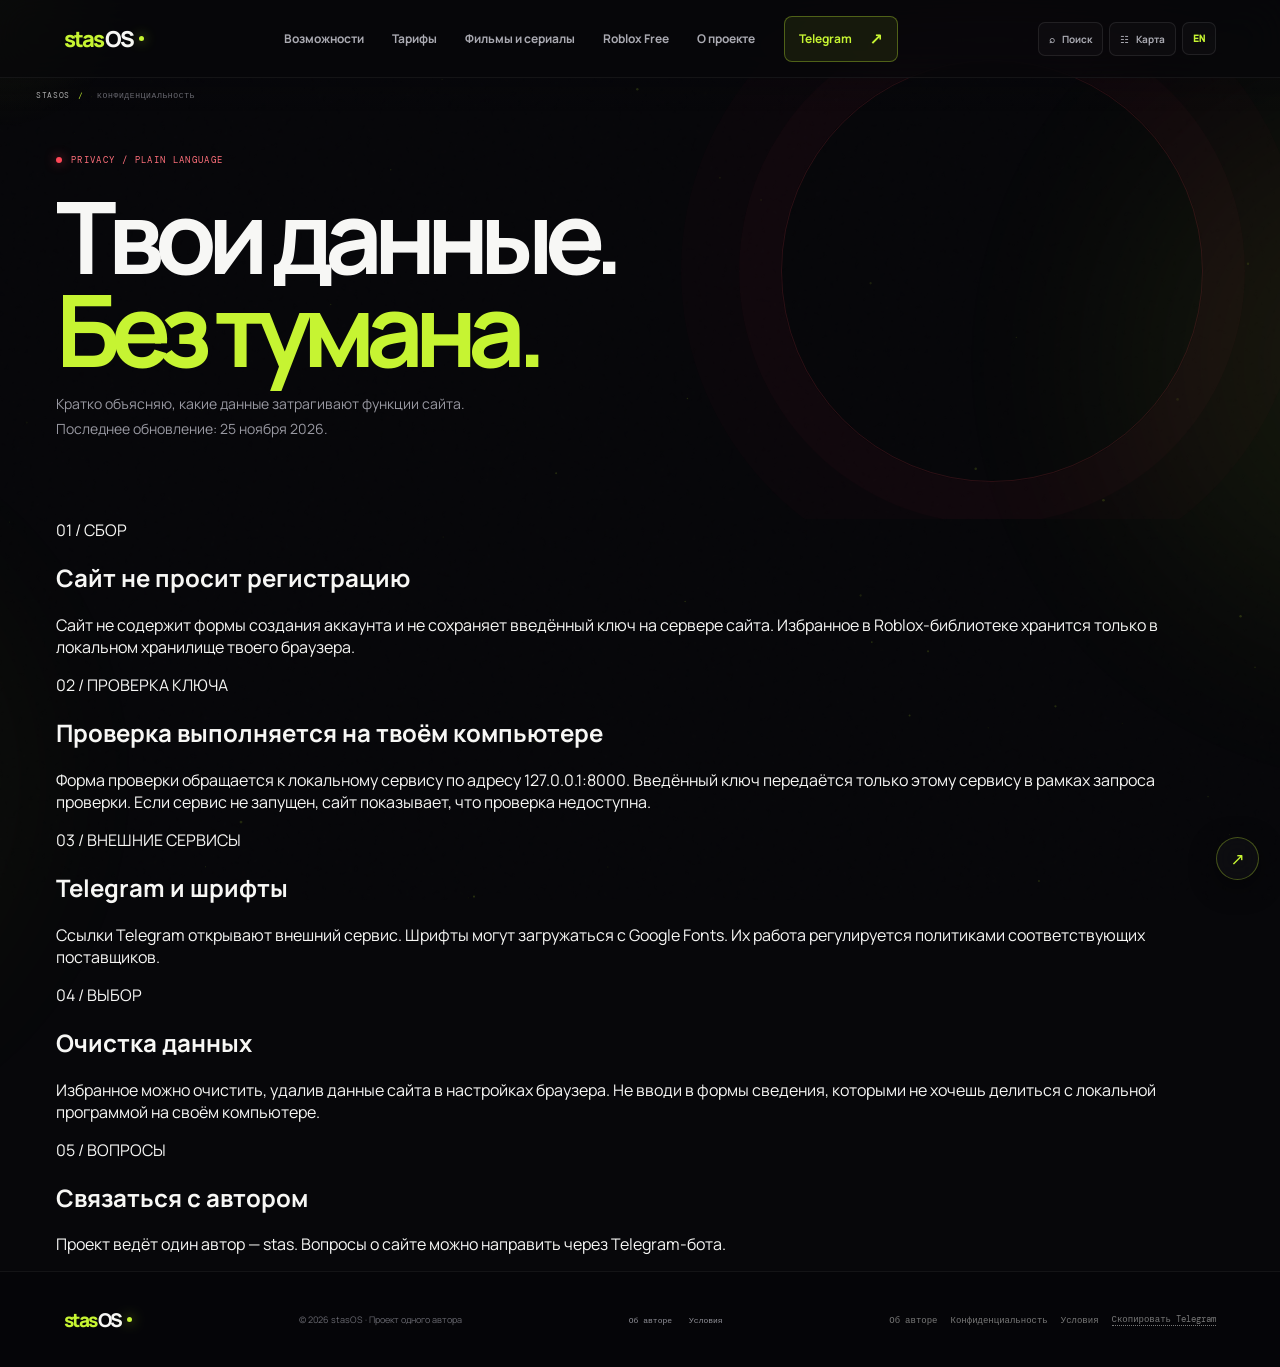
<file: privacy.html>
<!doctype html>
<html lang="ru"><head><meta charset="utf-8"><meta name="viewport" content="width=device-width,initial-scale=1"><meta name="theme-color" content="#07070a"><meta name="description" content="Краткая информация о конфиденциальности на сайте stasOS."><title>Конфиденциальность — stasOS</title><link rel="preconnect" href="https://fonts.googleapis.com"><link rel="preconnect" href="https://fonts.gstatic.com" crossorigin><link href="https://fonts.googleapis.com/css2?family=DM+Mono:wght@400;500&family=Manrope:wght@400;500;600;700;800&display=swap" rel="stylesheet"><link rel="stylesheet" href="style.css"><link rel="stylesheet" href="enhancements.css"><script src="script.js" defer></script><script src="enhancements.js" defer></script></head><body><canvas id="bg-particles" aria-hidden="true"></canvas><div class="ambient ambient-one"></div><div class="ambient ambient-two"></div><div class="noise"></div><nav class="navbar"><a class="logo" href="index.html"><span>stas</span>OS<i></i></a><button class="menu-toggle" id="menu-toggle" aria-label="Открыть меню" aria-expanded="false" aria-controls="nav-links"><span></span><span></span></button><div class="nav-links" id="nav-links"><a href="index.html#features">Возможности</a><a href="index.html#pricing">Тарифы</a><a href="films.html">Фильмы и сериалы</a><a href="roblox.html">Roblox Free</a><a href="about.html">О проекте</a><a href="https://t.me/stasOS_Cheat_bot" class="nav-cta">Telegram <span>↗</span></a></div></nav><main><div class="breadcrumb"><a href="index.html">STASOS</a><span>/</span> КОНФИДЕНЦИАЛЬНОСТЬ</div><header class="rbx-hero"><div class="rbx-kicker"><i></i> PRIVACY / PLAIN LANGUAGE</div><h1 class="rbx-title">Твои данные.<br><span>Без тумана.</span></h1><p class="rbx-lede">Кратко объясняю, какие данные затрагивают функции сайта. Последнее обновление: 25 ноября 2026.</p></header><section class="section-wrap policy-content"><article><span>01 / СБОР</span><h2>Сайт не просит регистрацию</h2><p>Сайт не содержит формы создания аккаунта и не сохраняет введённый ключ на сервере сайта. Избранное в Roblox-библиотеке хранится только в локальном хранилище твоего браузера.</p></article><article><span>02 / ПРОВЕРКА КЛЮЧА</span><h2>Проверка выполняется на твоём компьютере</h2><p>Форма проверки обращается к локальному сервису по адресу 127.0.0.1:8000. Введённый ключ передаётся только этому сервису в рамках запроса проверки. Если сервис не запущен, сайт показывает, что проверка недоступна.</p></article><article><span>03 / ВНЕШНИЕ СЕРВИСЫ</span><h2>Telegram и шрифты</h2><p>Ссылки Telegram открывают внешний сервис. Шрифты могут загружаться с Google Fonts. Их работа регулируется политиками соответствующих поставщиков.</p></article><article><span>04 / ВЫБОР</span><h2>Очистка данных</h2><p>Избранное можно очистить, удалив данные сайта в настройках браузера. Не вводи в формы сведения, которыми не хочешь делиться с локальной программой на своём компьютере.</p></article><article><span>05 / ВОПРОСЫ</span><h2>Связаться с автором</h2><p>Проект ведёт один автор — stas. Вопросы о сайте можно направить через <a href="https://t.me/stasOS_Cheat_bot">Telegram-бота</a>.</p></article></section></main><footer class="site-footer"><a class="logo" href="index.html"><span>stas</span>OS<i></i></a><p>© <span data-year>2026</span> stasOS · Проект одного автора</p><div class="footer-links"><a href="about.html">Об авторе</a><a href="terms.html">Условия</a></div></footer><div class="toast" id="toast" role="status" aria-live="polite"></div></body></html>
</file>
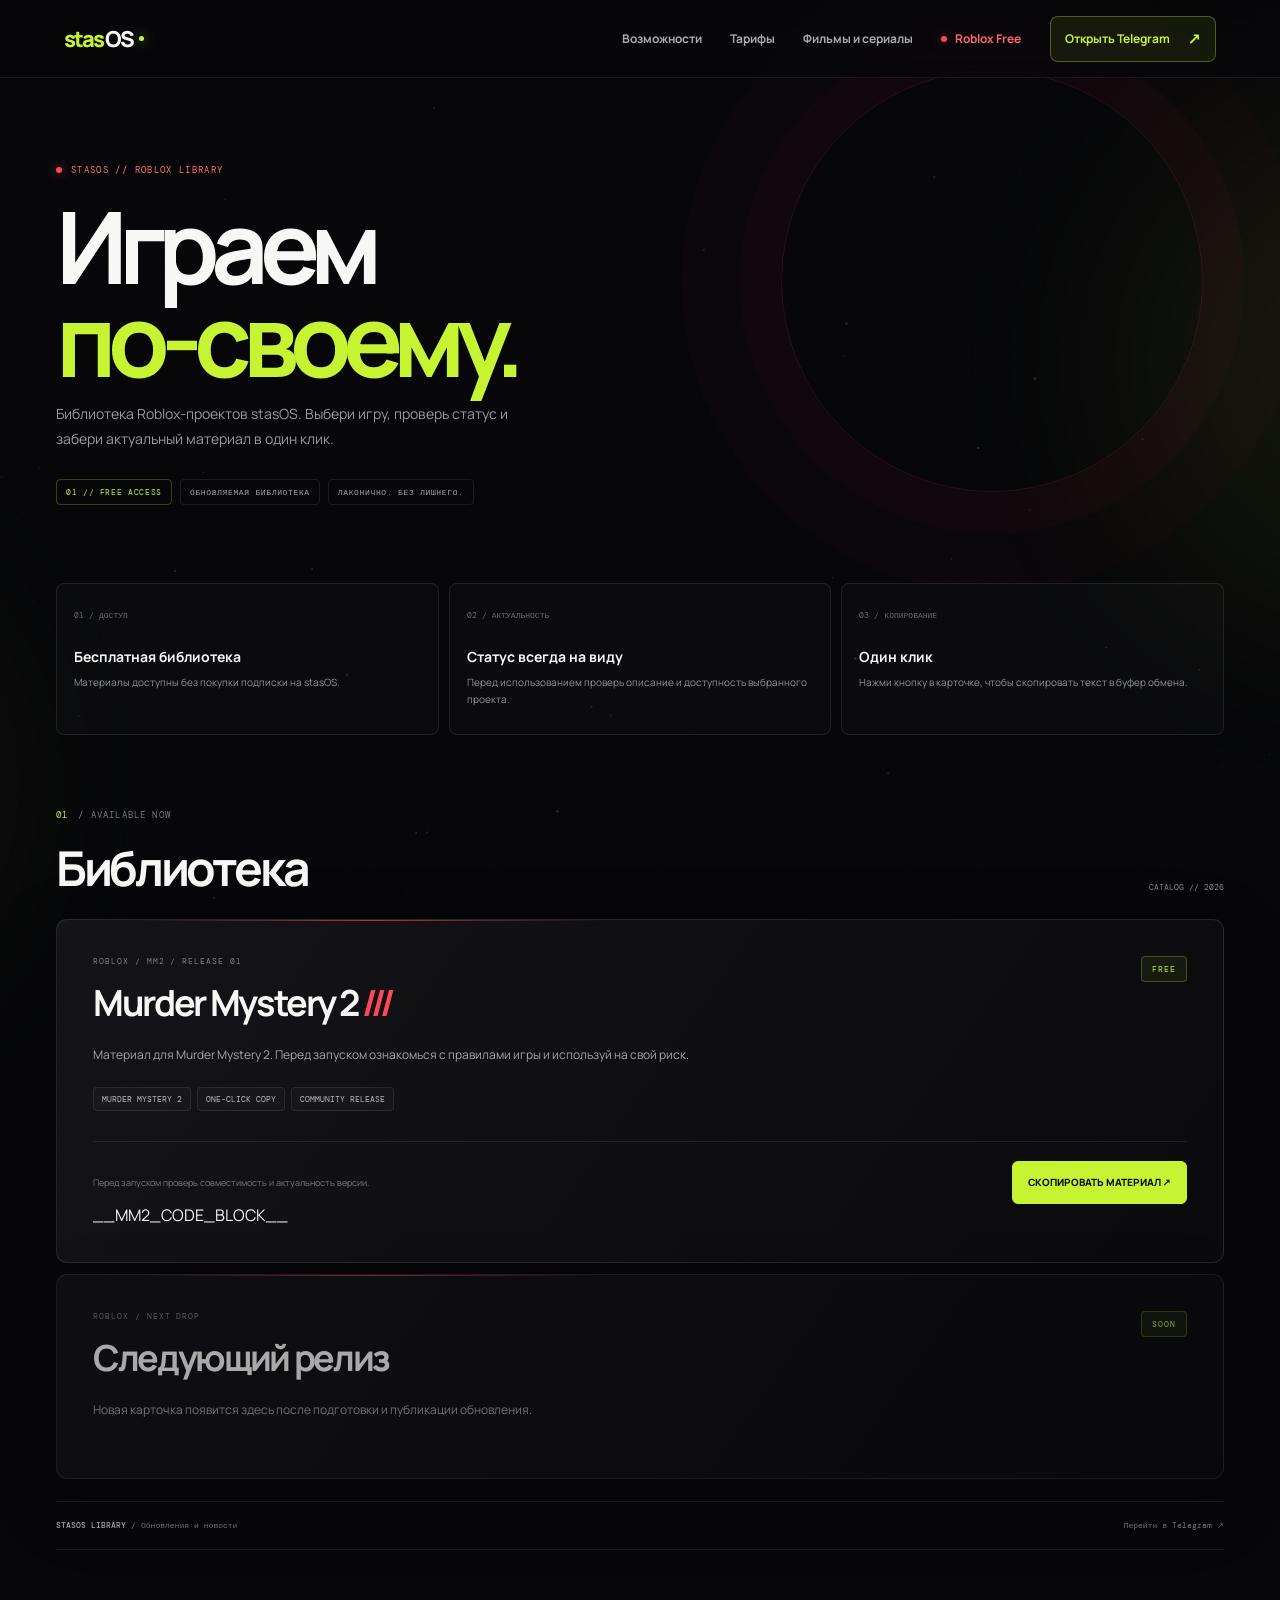
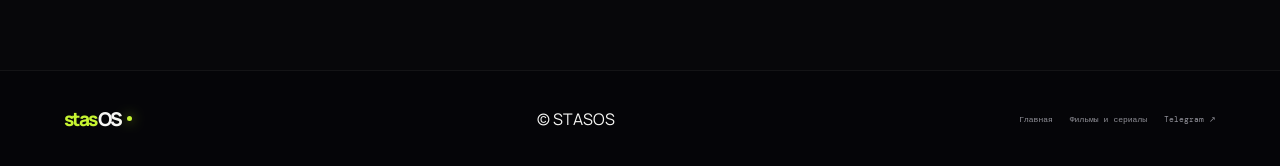
<file: roblox.html>
<!doctype html>
<html lang="ru">
<head>
  <meta charset="utf-8">
  <meta name="viewport" content="width=device-width, initial-scale=1">
  <meta name="theme-color" content="#07070a">
  <meta name="description" content="Библиотека stasOS Roblox: бесплатные скрипты и обновления.">
  <title>Roblox Free — stasOS</title>
  <link rel="preconnect" href="https://fonts.googleapis.com">
  <link rel="preconnect" href="https://fonts.gstatic.com" crossorigin>
  <link href="https://fonts.googleapis.com/css2?family=DM+Mono:wght@400;500&family=Manrope:wght@400;500;600;700;800&display=swap" rel="stylesheet">
  <link rel="stylesheet" href="style.css">
  <script src="script.js" defer></script>
</head>
<body class="rbx-page">
  <canvas id="bg-particles" aria-hidden="true"></canvas><div class="ambient ambient-one" aria-hidden="true"></div><div class="ambient ambient-two" aria-hidden="true"></div><div class="noise" aria-hidden="true"></div>
  <nav class="navbar" aria-label="Основная навигация">
    <a class="logo" href="index.html" aria-label="stasOS — на главную"><span>stas</span>OS<i></i></a>
    <button class="menu-toggle" id="menu-toggle" aria-label="Открыть меню" aria-expanded="false" aria-controls="nav-links"><span></span><span></span></button>
    <div class="nav-links" id="nav-links"><a href="index.html#features">Возможности</a><a href="index.html#pricing">Тарифы</a><a href="films.html">Фильмы и сериалы</a><a href="roblox.html" class="nav-roblox"><i></i> Roblox Free</a><a href="https://t.me/stasOS_Cheat_bot" class="nav-cta">Открыть Telegram <span>↗</span></a></div>
  </nav>
  <main>
    <header class="rbx-hero">
      <div class="rbx-kicker"><i></i> STASOS // ROBLOX LIBRARY</div>
      <h1 class="rbx-title reveal">Играем<br><span>по-своему.</span></h1>
      <p class="rbx-lede reveal">Библиотека Roblox-проектов stasOS. Выбери игру, проверь статус и забери актуальный материал в один клик.</p>
      <div class="rbx-meta reveal"><span>01 // FREE ACCESS</span><span>ОБНОВЛЯЕМАЯ БИБЛИОТЕКА</span><span>ЛАКОНИЧНО. БЕЗ ЛИШНЕГО.</span></div>
    </header>
    <section class="rbx-info section-wrap" aria-label="О библиотеке">
      <article class="rbx-info-card reveal"><span>01 / ДОСТУП</span><h2>Бесплатная библиотека</h2><p>Материалы доступны без покупки подписки на stasOS.</p></article>
      <article class="rbx-info-card reveal"><span>02 / АКТУАЛЬНОСТЬ</span><h2>Статус всегда на виду</h2><p>Перед использованием проверь описание и доступность выбранного проекта.</p></article>
      <article class="rbx-info-card reveal"><span>03 / КОПИРОВАНИЕ</span><h2>Один клик</h2><p>Нажми кнопку в карточке, чтобы скопировать текст в буфер обмена.</p></article>
    </section>
    <section class="rbx-library section-wrap" id="library">
      <div class="rbx-library-head"><div><div class="section-index"><span>01</span> / AVAILABLE NOW</div><h2>Библиотека</h2></div><p>CATALOG // 2026</p></div>
      <article class="script-card reveal">
        <div class="script-card-top"><div><div class="script-id">ROBLOX / MM2 / RELEASE 01</div><h3 class="script-title">Murder Mystery 2 <span>///</span></h3></div><span class="badge-free">FREE</span></div>
        <p class="script-desc">Материал для Murder Mystery 2. Перед запуском ознакомься с правилами игры и используй на свой риск.</p>
        <div class="script-features"><span class="feature-tag">MURDER MYSTERY 2</span><span class="feature-tag">ONE-CLICK COPY</span><span class="feature-tag">COMMUNITY RELEASE</span></div>
        <div class="script-actions"><p>Перед запуском проверь совместимость и актуальность версии.</p><button class="copy-btn" onclick="copyCode('mm2-code')">СКОПИРОВАТЬ МАТЕРИАЛ <span aria-hidden="true">↗</span></button></div>
        __MM2_CODE_BLOCK__
      </article>
      <article class="script-card soon reveal"><div class="script-card-top"><div><div class="script-id">ROBLOX / NEXT DROP</div><h3 class="script-title">Следующий релиз</h3></div><span class="badge-free">SOON</span></div><p class="script-desc">Новая карточка появится здесь после подготовки и публикации обновления.</p></article>
      <div class="rbx-bottom-note"><span><b>STASOS LIBRARY</b> / Обновления и новости</span><a href="https://t.me/stasOS_Cheat_bot">Перейти в Telegram ↗</a></div>
    </section>
  </main>
  <footer class="site-footer rbx-footer"><a class="logo" href="index.html"><span>stas</span>OS<i></i></a><span>© <span id="year"></span> STASOS</span><div class="footer-links"><a href="index.html">Главная</a><a href="films.html">Фильмы и сериалы</a><a href="https://t.me/stasOS_Cheat_bot">Telegram ↗</a></div></footer>
  <div class="toast" id="toast" role="status" aria-live="polite"></div>
</body>
</html>
<!-- Roblox library page used by the main stasOS site. -->
</file>
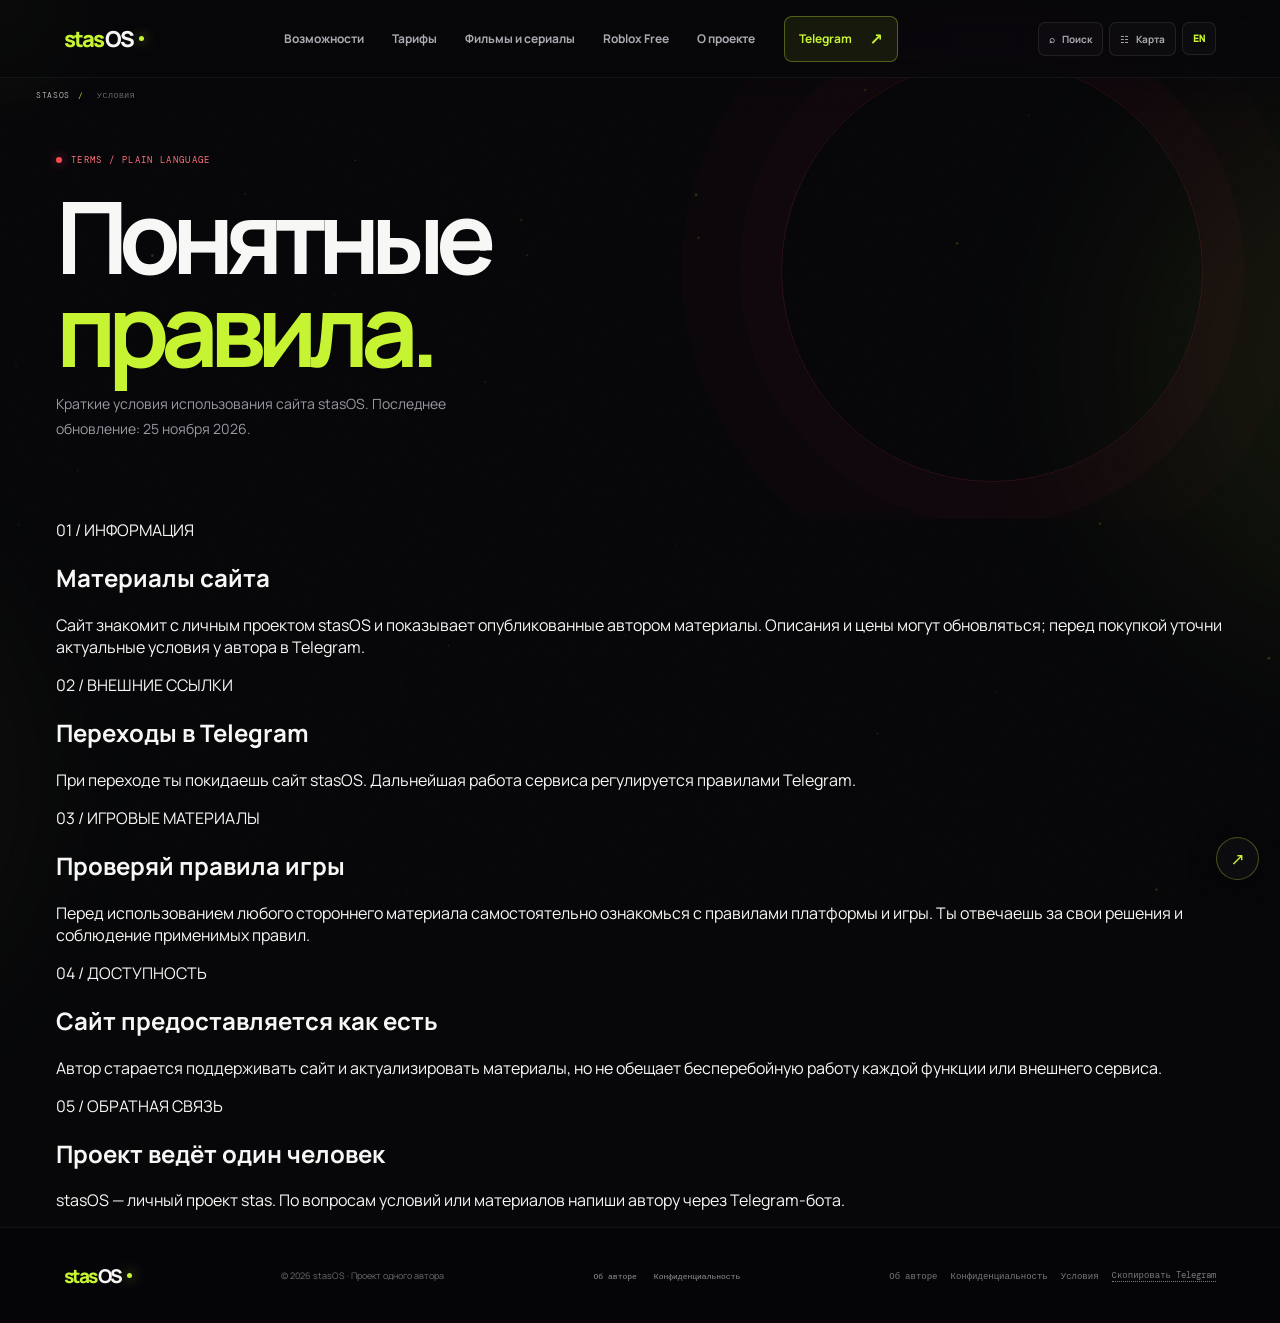
<file: terms.html>
<!doctype html>
<html lang="ru"><head><meta charset="utf-8"><meta name="viewport" content="width=device-width,initial-scale=1"><meta name="theme-color" content="#07070a"><meta name="description" content="Понятные условия использования сайта stasOS."><title>Условия — stasOS</title><link rel="preconnect" href="https://fonts.googleapis.com"><link rel="preconnect" href="https://fonts.gstatic.com" crossorigin><link href="https://fonts.googleapis.com/css2?family=DM+Mono:wght@400;500&family=Manrope:wght@400;500;600;700;800&display=swap" rel="stylesheet"><link rel="stylesheet" href="style.css"><link rel="stylesheet" href="enhancements.css"><script src="script.js" defer></script><script src="enhancements.js" defer></script></head><body><canvas id="bg-particles" aria-hidden="true"></canvas><div class="ambient ambient-one"></div><div class="ambient ambient-two"></div><div class="noise"></div><nav class="navbar"><a class="logo" href="index.html"><span>stas</span>OS<i></i></a><button class="menu-toggle" id="menu-toggle" aria-label="Открыть меню" aria-expanded="false" aria-controls="nav-links"><span></span><span></span></button><div class="nav-links" id="nav-links"><a href="index.html#features">Возможности</a><a href="index.html#pricing">Тарифы</a><a href="films.html">Фильмы и сериалы</a><a href="roblox.html">Roblox Free</a><a href="about.html">О проекте</a><a href="https://t.me/stasOS_Cheat_bot" class="nav-cta">Telegram <span>↗</span></a></div></nav><main><div class="breadcrumb"><a href="index.html">STASOS</a><span>/</span> УСЛОВИЯ</div><header class="rbx-hero"><div class="rbx-kicker"><i></i> TERMS / PLAIN LANGUAGE</div><h1 class="rbx-title">Понятные<br><span>правила.</span></h1><p class="rbx-lede">Краткие условия использования сайта stasOS. Последнее обновление: 25 ноября 2026.</p></header><section class="section-wrap policy-content"><article><span>01 / ИНФОРМАЦИЯ</span><h2>Материалы сайта</h2><p>Сайт знакомит с личным проектом stasOS и показывает опубликованные автором материалы. Описания и цены могут обновляться; перед покупкой уточни актуальные условия у автора в Telegram.</p></article><article><span>02 / ВНЕШНИЕ ССЫЛКИ</span><h2>Переходы в Telegram</h2><p>При переходе ты покидаешь сайт stasOS. Дальнейшая работа сервиса регулируется правилами Telegram.</p></article><article><span>03 / ИГРОВЫЕ МАТЕРИАЛЫ</span><h2>Проверяй правила игры</h2><p>Перед использованием любого стороннего материала самостоятельно ознакомься с правилами платформы и игры. Ты отвечаешь за свои решения и соблюдение применимых правил.</p></article><article><span>04 / ДОСТУПНОСТЬ</span><h2>Сайт предоставляется как есть</h2><p>Автор старается поддерживать сайт и актуализировать материалы, но не обещает бесперебойную работу каждой функции или внешнего сервиса.</p></article><article><span>05 / ОБРАТНАЯ СВЯЗЬ</span><h2>Проект ведёт один человек</h2><p>stasOS — личный проект stas. По вопросам условий или материалов напиши автору через <a href="https://t.me/stasOS_Cheat_bot">Telegram-бота</a>.</p></article></section></main><footer class="site-footer"><a class="logo" href="index.html"><span>stas</span>OS<i></i></a><p>© <span data-year>2026</span> stasOS · Проект одного автора</p><div class="footer-links"><a href="about.html">Об авторе</a><a href="privacy.html">Конфиденциальность</a></div></footer><div class="toast" id="toast" role="status" aria-live="polite"></div></body></html>
</file>
<file: style.css>
:root{color-scheme:dark;--bg:#07070a;--panel:#101014;--line:rgba(255,255,255,.085);--text:#f7f7f5;--muted:#9999a2;--dim:#62626b;--accent:#c6f432;--danger:#ff4757;--a:198,244,50;--mono:'DM Mono',ui-monospace,monospace;--sans:'Manrope',Inter,system-ui,sans-serif;--ease:cubic-bezier(.2,.75,.2,1);--max:1320px}*{box-sizing:border-box}html{scroll-behavior:smooth;scroll-padding-top:88px}body{margin:0;min-width:320px;overflow-x:hidden;background:var(--bg);color:var(--text);font-family:var(--sans);-webkit-font-smoothing:antialiased}::selection{background:var(--accent);color:#111}a{color:inherit;text-decoration:none}button,input{font:inherit}button,a{-webkit-tap-highlight-color:transparent}#bg-particles{position:fixed;inset:0;z-index:0;width:100%;height:100%;pointer-events:none;opacity:.43}.noise{position:fixed;inset:0;z-index:1;pointer-events:none;opacity:.025;background-image:url("data:image/svg+xml,%3Csvg viewBox='0 0 180 180' xmlns='http://www.w3.org/2000/svg'%3E%3Cfilter id='n'%3E%3CfeTurbulence type='fractalNoise' baseFrequency='.8' numOctaves='4' stitchTiles='stitch'/%3E%3C/filter%3E%3Crect width='100%25' height='100%25' filter='url(%23n)' opacity='.38'/%3E%3C/svg%3E")}.ambient{position:fixed;z-index:0;width:34rem;height:34rem;border-radius:50%;filter:blur(110px);opacity:.065;background:var(--accent);pointer-events:none;animation:ambient 18s ease-in-out infinite alternate}.ambient-one{top:10%;right:-24rem}.ambient-two{top:62%;left:-29rem;width:28rem;height:28rem;animation-delay:-9s}@keyframes ambient{to{transform:translate(-40px,48px) scale(1.14);opacity:.11}}main,.navbar,.site-footer{position:relative;z-index:2}.section-wrap{width:min(var(--max),calc(100% - 112px));margin-inline:auto}.skip-link{position:fixed;top:-60px;left:15px;z-index:300;padding:10px;background:var(--accent);color:#111}.skip-link:focus{top:15px}
.navbar{position:fixed;inset:0 0 auto;z-index:100;display:flex;align-items:center;justify-content:space-between;height:78px;padding:0 clamp(24px,5vw,76px);border-bottom:1px solid rgba(255,255,255,.065);background:rgba(7,7,10,.74);backdrop-filter:blur(20px);transition:background .3s}.logo{display:inline-flex;align-items:center;gap:1px;color:var(--text);font-size:22px;font-weight:800;letter-spacing:-.085em}.logo span{color:var(--accent)}.logo i{width:5px;height:5px;margin-left:5px;border-radius:50%;background:var(--accent);box-shadow:0 0 12px rgba(var(--a),.8)}.nav-links{display:flex;align-items:center;gap:clamp(15px,2.2vw,32px)}.nav-links>a{color:#aaaab2;font-size:12px;font-weight:700;transition:color .2s}.nav-links>a:hover{color:var(--text)}.nav-links>a.nav-roblox{display:flex;align-items:center;gap:8px;color:#ff6672}.nav-roblox i{width:6px;height:6px;border-radius:50%;background:var(--danger);box-shadow:0 0 12px rgba(255,71,87,.55)}.nav-links>a.nav-cta{display:flex;align-items:center;gap:18px;padding:11px 14px;border:1px solid rgba(var(--a),.32);border-radius:8px;background:rgba(var(--a),.08);color:var(--accent)}.nav-cta span{font-size:16px}.menu-toggle{display:none}
.hero{position:relative;display:grid;grid-template-columns:minmax(380px,.83fr) minmax(0,1.17fr);align-items:center;gap:clamp(32px,5vw,86px);width:min(1480px,100%);min-height:min(870px,100svh);margin:auto;padding:130px clamp(32px,5.7vw,84px) 84px;overflow:hidden}.hero:after{position:absolute;right:4%;bottom:7%;width:46%;height:1px;background:linear-gradient(90deg,transparent,rgba(var(--a),.24),transparent);content:''}.hero-copy{position:relative;z-index:2;padding-bottom:12px}.eyebrow,.section-index,.feature-top,.sidebar-caption,.metric-box small,.client-footer,.proof-mark,.hero-scroll,.visual-label,.price-top,.key-form-line,.release-date,.release-tags,.stats-strip>div>span{font-family:var(--mono)}.eyebrow{display:flex;align-items:center;gap:11px;width:max-content;margin-bottom:31px;color:#b7b7bd;font-size:9px;letter-spacing:.12em}.eyebrow>i,.label-top>i{width:7px;height:7px;border-radius:50%;background:var(--accent);box-shadow:0 0 13px rgba(var(--a),.8);animation:signal 1.8s infinite}@keyframes signal{50%{opacity:.45;box-shadow:0 0 4px rgba(var(--a),.3)}}.eyebrow>b{width:28px;height:1px;background:var(--line)}.hero-title{margin:0;font-size:clamp(58px,7.2vw,104px);font-weight:800;letter-spacing:-.085em;line-height:.91;text-wrap:balance}.hero-title span,.display-title span,.final-cta h2 span,.rbx-title span{color:var(--accent)}.hero-lede{max-width:460px;margin:28px 0 30px;color:#a5a5ae;font-size:clamp(14px,1.2vw,16px);line-height:1.85}.hero-actions{display:flex;flex-wrap:wrap;gap:10px}.button{display:inline-flex;align-items:center;justify-content:center;gap:22px;min-height:50px;padding:0 18px;border:1px solid var(--line);border-radius:8px;font-size:12px;font-weight:800;transition:transform .25s var(--ease),box-shadow .25s,background .25s,border-color .25s}.button:hover{transform:translateY(-3px)}.button span{font-size:15px;transition:transform .2s}.button:hover span{transform:translate(2px,-2px)}.button-primary{border-color:var(--accent);background:var(--accent);color:#101108;box-shadow:0 8px 28px rgba(var(--a),.15)}.button-primary:hover{box-shadow:0 12px 36px rgba(var(--a),.28)}.button-quiet{background:rgba(255,255,255,.025)}.button-quiet:hover,.button-outline:hover{border-color:rgba(var(--a),.56);background:rgba(var(--a),.07)}.button-quiet>b{color:var(--accent)}.hero-proof{display:flex;align-items:center;gap:13px;margin-top:40px;color:var(--muted);font-family:var(--mono);font-size:9px;letter-spacing:.08em}.proof-mark{display:flex;align-items:center;gap:8px;color:#d5d5d8;font-size:9px}.proof-mark i{width:6px;height:6px;border-radius:50%;background:var(--accent)}.proof-divider{width:1px;height:15px;background:var(--line)}.hero-proof b{color:var(--text);font-weight:500}
.hero-visual{position:relative;min-width:0;padding:24px 0;perspective:1400px}.client-window{position:relative;z-index:1;overflow:hidden;border:1px solid rgba(255,255,255,.14);border-radius:15px;background:linear-gradient(145deg,rgba(22,22,27,.97),rgba(11,11,14,.98));box-shadow:0 42px 100px rgba(0,0,0,.58),0 0 80px rgba(var(--a),.06),inset 0 1px rgba(255,255,255,.05);transform:rotateY(-5deg) rotateX(1.5deg);transition:transform .8s var(--ease),box-shadow .5s;animation:window-in .9s .15s both var(--ease)}.hero-visual:hover .client-window{transform:rotateY(0) rotateX(0) translateY(-4px);box-shadow:0 52px 110px rgba(0,0,0,.65),0 0 95px rgba(var(--a),.1)}@keyframes window-in{from{opacity:0;transform:translateY(24px) rotateY(-8deg) scale(.98)}to{opacity:1;transform:rotateY(-5deg) rotateX(1.5deg)}}.client-topbar{display:flex;align-items:center;justify-content:space-between;height:48px;padding:0 15px;border-bottom:1px solid var(--line);background:rgba(0,0,0,.22)}.client-brand{display:flex;align-items:center;gap:7px;font-size:11px;font-weight:800}.client-brand>b{display:grid;width:21px;height:21px;place-items:center;border-radius:6px;background:var(--accent);color:#101108;font-size:12px}.client-brand small{color:var(--dim);font-family:var(--mono);font-size:8px;font-weight:400}.client-top-center{display:flex;align-items:center;gap:7px;color:#84848d;font-family:var(--mono);font-size:8px;letter-spacing:.07em}.client-top-center i{width:5px;height:5px;border-radius:50%;background:var(--accent)}.window-actions{display:flex;align-items:center;gap:8px}.window-actions i{width:5px;height:5px;border:1px solid #666;border-radius:50%}.window-actions b{margin-left:3px;color:#888;font-size:16px;font-weight:400}.client-body{display:grid;grid-template-columns:142px minmax(0,1fr);min-height:322px}.client-sidebar{position:relative;padding:20px 12px 58px;border-right:1px solid var(--line);background:rgba(0,0,0,.12)}.sidebar-caption{margin:0 0 12px 8px;color:#62626b;font-size:8px;letter-spacing:.12em}.client-nav{display:flex;align-items:center;gap:9px;min-height:34px;margin-bottom:4px;padding:0 9px;border:1px solid transparent;border-radius:6px;color:#96969f;font-size:10px;font-weight:700}.client-nav.active{border-color:rgba(var(--a),.16);background:linear-gradient(100deg,rgba(var(--a),.13),rgba(var(--a),.035));color:var(--accent)}.client-nav>b{margin-left:auto;font-family:var(--mono);font-size:8px}.client-nav>span{width:15px;color:currentColor;text-align:center}.sidebar-profile{position:absolute;right:11px;bottom:14px;left:11px;display:flex;align-items:center;gap:7px;padding-top:12px;border-top:1px solid var(--line)}.sidebar-profile>i{display:grid;width:25px;height:25px;place-items:center;border:1px solid rgba(var(--a),.3);border-radius:7px;background:rgba(var(--a),.08);color:var(--accent);font-size:10px;font-style:normal;font-weight:800}.sidebar-profile b,.sidebar-profile small{display:block}.sidebar-profile b{font-family:var(--mono);font-size:8px}.sidebar-profile small{margin-top:3px;color:#696972;font-family:var(--mono);font-size:6px}.sidebar-profile em{margin-left:auto;color:#686871;font-size:8px;font-style:normal}.client-content{min-width:0;padding:21px 20px 12px}.client-content-head{display:flex;align-items:end;justify-content:space-between;gap:10px;margin-bottom:16px}.client-content-head small{color:#7b7b84;font-family:var(--mono);font-size:7px;letter-spacing:.14em}.client-content-head h2{margin:5px 0 0;font-size:21px;letter-spacing:-.05em}.profile-chip{display:flex;align-items:center;gap:6px;padding:6px 7px;border:1px solid rgba(var(--a),.17);border-radius:5px;color:var(--accent);font-family:var(--mono);font-size:7px;white-space:nowrap}.profile-chip i{width:5px;height:5px;border-radius:50%;background:var(--accent)}.client-metrics{display:grid;grid-template-columns:repeat(3,1fr);gap:7px;margin-bottom:11px}.client-metrics>div{min-width:0;padding:9px;border:1px solid rgba(255,255,255,.065);border-radius:6px;background:rgba(255,255,255,.022)}.metric-box small{display:block;margin-bottom:6px;overflow:hidden;color:#73737c;font-size:6px;letter-spacing:.07em;text-overflow:ellipsis;white-space:nowrap}.client-metrics strong{font-family:var(--mono);font-size:12px;font-weight:500}.client-metrics strong i{color:#777;font-size:7px;font-style:normal}.module-row{position:relative;display:grid;grid-template-columns:25px minmax(0,1fr) auto 27px;align-items:center;gap:8px;min-height:61px;margin-bottom:8px;padding:8px;border:1px solid rgba(255,255,255,.07);border-radius:7px;background:rgba(255,255,255,.025)}.module-row.is-enabled{border-color:rgba(var(--a),.3);background:linear-gradient(100deg,rgba(var(--a),.07),rgba(255,255,255,.02))}.module-icon{display:grid;width:25px;height:25px;place-items:center;border-radius:6px;background:rgba(255,255,255,.05);color:#9c9ca4;font-style:normal}.is-enabled .module-icon{background:rgba(var(--a),.1);color:var(--accent)}.module-info b,.module-info small{display:block;overflow:hidden;text-overflow:ellipsis;white-space:nowrap}.module-info b{margin-bottom:4px;font-size:9px}.module-info small{color:#777;font-size:7px}.module-status{color:var(--accent);font-family:var(--mono);font-size:7px}.module-status.muted{color:#707078}.module-switch{width:25px;height:14px;padding:2px;border-radius:20px;background:rgba(255,255,255,.14)}.module-switch i{display:block;width:10px;height:10px;border-radius:50%;background:#aaa}.module-switch.on{background:rgba(var(--a),.5)}.module-switch.on i{margin-left:auto;background:var(--accent)}.module-meter{position:absolute;right:8px;bottom:6px;left:8px;height:1px;background:rgba(255,255,255,.07)}.module-meter i{display:block;width:var(--meter);height:1px;background:var(--accent);box-shadow:0 0 8px rgba(var(--a),.5)}.module-row:not(.is-enabled) .module-meter i{background:rgba(255,255,255,.25);box-shadow:none}.client-footer{display:flex;justify-content:space-between;padding:7px 1px 0;color:#72727b;font-size:7px}.client-footer span:first-child{display:flex;align-items:center;gap:6px}.client-footer span:first-child i{width:5px;height:5px;border-radius:50%;background:var(--accent)}.client-footer b{color:#aaa;font-weight:400}.visual-orbit{position:absolute;z-index:0;border:1px solid rgba(var(--a),.12);border-radius:50%;pointer-events:none}.orbit-a{inset:-6% -9%;transform:rotate(-16deg) scaleY(.3)}.orbit-b{inset:-2% -13%;transform:rotate(12deg) scaleY(.18);border-color:rgba(255,255,255,.065)}.visual-label{position:absolute;z-index:2;display:flex;align-items:center;gap:8px;color:#a9a9b1;font-family:var(--mono);font-size:8px;letter-spacing:.08em}.label-top{top:-7px;right:2%}.label-bottom{bottom:1px;left:2%}.label-bottom b{color:var(--accent)}.label-top>i{width:6px;height:6px}.float-card{position:absolute;z-index:3;right:-18px;bottom:3px;display:flex;align-items:center;gap:9px;padding:10px 12px;border:1px solid rgba(255,255,255,.12);border-radius:8px;background:rgba(17,17,20,.92);box-shadow:0 14px 35px rgba(0,0,0,.4);animation:float 5s ease-in-out infinite}.float-card>i{display:grid;width:27px;height:27px;place-items:center;border-radius:6px;background:rgba(var(--a),.12);color:var(--accent);font-style:normal}.float-card b,.float-card small{display:block}.float-card b{font-family:var(--mono);font-size:7px;letter-spacing:.08em}.float-card small{margin-top:4px;color:#777;font-size:7px}.float-card>strong{margin-left:4px;color:var(--accent);font-family:var(--mono);font-size:16px}.float-card>strong small{display:inline;color:#8d8d94;font-size:8px}@keyframes float{50%{transform:translateY(-7px)}}.hero-scroll{position:absolute;bottom:27px;left:clamp(32px,5.7vw,84px);display:flex;align-items:center;gap:10px;color:#65656d;font-family:var(--mono);font-size:8px;letter-spacing:.14em}.hero-scroll i{width:27px;height:1px;background:var(--accent)}
.ticker{position:relative;z-index:2;overflow:hidden;border-block:1px solid rgba(255,255,255,.06);background:rgba(255,255,255,.012)}.ticker-track{display:flex;align-items:center;justify-content:space-around;gap:30px;min-width:max-content;padding:15px 0;animation:ticker 28s linear infinite}.ticker-track span{color:#92929a;font-family:var(--mono);font-size:9px;letter-spacing:.19em}.ticker-track i{color:var(--accent);font-size:11px;font-style:normal}@keyframes ticker{to{transform:translateX(-20%)}}.section-index{display:flex;align-items:center;gap:10px;color:#777780;font-family:var(--mono);font-size:9px;letter-spacing:.13em}.section-index span{color:var(--accent)}.intro-section{padding-block:132px 125px}.intro-grid{display:grid;grid-template-columns:1.1fr .9fr;align-items:end;gap:70px;margin-top:30px}.display-title{margin:0;font-size:clamp(40px,5.6vw,76px);font-weight:700;letter-spacing:-.075em;line-height:.99}.intro-copy{max-width:420px;padding-bottom:5px}.intro-copy p,.section-heading>p,.story-heading>p,.faq-intro>p{color:var(--muted);font-size:14px;line-height:1.85}.text-link{display:inline-flex;align-items:center;gap:18px;margin-top:15px;color:var(--accent);font-size:11px;font-weight:800}.text-link span{font-size:16px}.stats-strip{display:grid;grid-template-columns:repeat(3,1fr) 1.2fr;margin-top:72px;border-block:1px solid var(--line)}.stats-strip>div{display:flex;align-items:center;gap:12px;min-height:66px;padding:0 15px;border-right:1px solid var(--line)}.stats-strip>div:first-child{padding-left:0}.stats-strip strong{font-size:16px;letter-spacing:-.04em}.stats-strip>div>span{color:#777780;font-size:8px;letter-spacing:.06em}.stats-strip .stats-live{justify-content:end;border:0}.stats-live i{width:6px;height:6px;border-radius:50%;background:var(--accent);box-shadow:0 0 10px rgba(var(--a),.65)}
.features-section{padding-block:25px 140px}.section-heading{display:flex;align-items:end;justify-content:space-between;gap:40px;margin-bottom:42px}.section-heading .display-title{margin-top:25px}.section-heading>p{max-width:340px;margin:0 0 7px}.feature-grid{display:grid;grid-template-columns:1.15fr .85fr .85fr;grid-template-rows:285px 260px;gap:13px}.feature-card{position:relative;display:flex;flex-direction:column;justify-content:space-between;min-width:0;overflow:hidden;padding:19px 20px;border:1px solid rgba(255,255,255,.08);border-radius:11px;background:linear-gradient(145deg,rgba(20,20,24,.86),rgba(11,11,14,.88));transition:border-color .3s,transform .35s var(--ease),background .3s}.feature-card:hover{transform:translateY(-5px);border-color:rgba(var(--a),.3);background:linear-gradient(145deg,rgba(23,24,19,.91),rgba(11,11,14,.9))}.feature-large{grid-row:span 2}.feature-tall{grid-column:span 2}.feature-top{position:relative;z-index:2;display:flex;justify-content:space-between;color:#777780;font-family:var(--mono);font-size:8px;letter-spacing:.12em}.feature-top>b{font-family:var(--sans);font-size:15px;transition:color .2s,transform .2s}.feature-card:hover .feature-top>b{color:var(--accent);transform:translate(2px,-2px)}.feature-bottom{position:relative;z-index:2}.feature-bottom h3{margin:0 0 8px;font-size:19px;letter-spacing:-.04em}.feature-bottom p{max-width:350px;margin:0;color:#92929a;font-size:11px;line-height:1.7}.feature-large .feature-bottom h3{font-size:24px}.feature-art{position:absolute}.art-rings{inset:65px 0 96px;display:grid;place-items:center;overflow:hidden}.art-rings i{position:absolute;width:min(300px,64%);aspect-ratio:1;border:1px solid rgba(var(--a),.2);border-radius:50%;animation:spin 26s linear infinite}.art-rings i:nth-child(2){width:min(230px,50%);border-style:dashed;animation-direction:reverse;animation-duration:38s}.art-rings i:nth-child(3){width:min(160px,36%);border-color:rgba(255,255,255,.13)}.art-rings>b{display:grid;width:74px;height:74px;place-items:center;border:1px solid rgba(var(--a),.3);border-radius:22px;background:radial-gradient(circle at 30% 20%,rgba(var(--a),.22),rgba(var(--a),.045));box-shadow:0 0 70px rgba(var(--a),.12),inset 0 1px rgba(255,255,255,.15);color:var(--accent);font-size:32px}.art-rings:before,.art-rings:after{position:absolute;width:5px;height:5px;border-radius:50%;background:var(--accent);box-shadow:0 0 14px var(--accent);content:''}.art-rings:before{transform:translate(118px,-82px)}.art-rings:after{width:3px;height:3px;transform:translate(-145px,34px);opacity:.65}@keyframes spin{to{transform:rotate(360deg)}}.art-window{top:60px;right:8%;left:8%;height:125px;padding:12px;border:1px solid rgba(255,255,255,.1);border-radius:8px;background:rgba(0,0,0,.24);transform:perspective(600px) rotateY(-9deg) rotateX(3deg);box-shadow:0 24px 38px rgba(0,0,0,.35)}.art-window-bar{display:flex;gap:4px;padding-bottom:9px;border-bottom:1px solid var(--line)}.art-window-bar i{width:4px;height:4px;border-radius:50%;background:#666}.art-window-bar i:first-child{background:var(--accent)}.art-window-body{display:grid;grid-template-columns:24% 1fr;gap:10px;height:82px;padding-top:10px}.art-window-body>i{border-radius:4px;background:linear-gradient(180deg,rgba(var(--a),.13),rgba(255,255,255,.02))}.art-window-body>div{display:flex;flex-direction:column;gap:6px}.art-window-body b{height:14px;border:1px solid rgba(255,255,255,.08);border-radius:4px;background:linear-gradient(90deg,rgba(var(--a),.1),transparent 65%)}.art-window-body b:nth-child(2){width:78%}.art-profile{top:58px;right:20px;left:20px;display:flex;align-items:center;justify-content:center;gap:16px}.art-profile>i{display:grid;width:66px;height:66px;place-items:center;border:1px solid rgba(var(--a),.32);border-radius:50%;background:radial-gradient(circle at 35% 25%,rgba(var(--a),.22),rgba(var(--a),.025) 70%);box-shadow:0 0 36px rgba(var(--a),.1);color:var(--accent);font-size:26px;font-style:normal;font-weight:800}.art-profile>span{display:flex;flex-direction:column;gap:8px;width:35%}.art-profile>span>b{height:5px;border-radius:5px;background:rgba(255,255,255,.11)}.art-profile>span>b:first-child{width:80%;background:rgba(var(--a),.35)}.art-profile>span>b:last-child{width:58%}.feature-roblox{background:linear-gradient(145deg,rgba(29,18,20,.56),rgba(13,12,15,.9))}.feature-roblox:hover{border-color:rgba(255,71,87,.42);background:linear-gradient(145deg,rgba(37,17,20,.67),rgba(13,12,15,.92))}.feature-roblox .feature-top{color:#db626b}.roblox-word{position:absolute;top:41px;right:20px;color:rgba(255,255,255,.05);font-size:132px;font-weight:800;letter-spacing:-.12em}.roblox-word span{color:rgba(255,71,87,.5)}
.story-section{position:relative;overflow:hidden;padding-block:105px;border-block:1px solid rgba(255,255,255,.055);background:radial-gradient(ellipse at 9% 50%,rgba(var(--a),.055),transparent 36%),rgba(255,255,255,.012)}.story-inner{display:grid;grid-template-columns:.75fr 1.25fr;gap:clamp(45px,8vw,120px);align-items:center}.story-heading .display-title{margin:27px 0 22px}.story-heading>p{max-width:315px}.release-card{display:grid;grid-template-columns:140px 1fr 22px;gap:22px;align-items:start;padding:25px 0;border-bottom:1px solid var(--line)}.release-card:first-child{border-top:1px solid var(--line)}.release-date{color:#a1a1a8;font-size:8px;line-height:1.8}.release-date span{display:block;color:#686871}.release-card h3{margin:0 0 7px;font-size:15px}.release-card p{margin:0;color:#8b8b94;font-size:10px;line-height:1.7}.release-tags{display:flex;flex-wrap:wrap;gap:6px;margin-top:14px}.release-tags i{padding:4px 6px;border:1px solid var(--line);border-radius:3px;color:#888891;font-size:7px;font-style:normal}.release-mark{color:var(--accent);font-size:14px}
.pricing-section{padding-block:135px}.pricing-grid{display:grid;grid-template-columns:repeat(4,minmax(0,1fr));gap:11px}.price-card{position:relative;display:flex;flex-direction:column;min-height:370px;padding:18px 17px 16px;overflow:hidden;border:1px solid rgba(255,255,255,.085);border-radius:9px;background:linear-gradient(150deg,rgba(19,19,23,.91),rgba(11,11,14,.93));transition:transform .35s var(--ease),border-color .25s,box-shadow .3s}.price-card:before{position:absolute;top:0;right:12%;left:12%;height:1px;background:linear-gradient(90deg,transparent,rgba(255,255,255,.22),transparent);content:''}.price-card:hover{z-index:1;transform:translateY(-5px);border-color:rgba(var(--a),.25);box-shadow:0 20px 50px rgba(0,0,0,.3)}.price-featured{border-color:rgba(var(--a),.44);background:linear-gradient(155deg,rgba(var(--a),.085),rgba(16,16,19,.96) 44%);box-shadow:inset 0 0 30px rgba(var(--a),.025)}.price-featured:before{background:linear-gradient(90deg,transparent,var(--accent),transparent)}.price-top{display:flex;align-items:center;justify-content:space-between;min-height:22px;color:#84848c;font-family:var(--mono);font-size:7px;letter-spacing:.09em}.price-top>i{font-style:normal}.price-badge{padding:5px 7px;border-radius:3px;background:var(--accent);color:#111;font-size:7px}.price-card h3{margin:20px 0 4px;font-size:19px;letter-spacing:-.04em}.price-desc{min-height:30px;margin:0;color:#84848c;font-size:9px}.price-value{margin:20px 0 18px;padding-bottom:17px;border-bottom:1px solid var(--line);color:var(--accent);font-size:39px;font-weight:700;letter-spacing:-.08em}.price-value small{color:#a3a3aa;font-size:13px;font-weight:500;letter-spacing:0}.price-card ul{display:flex;flex:1;flex-direction:column;gap:10px;margin:0 0 20px;padding:0;list-style:none}.price-card li{position:relative;padding-left:13px;color:#a5a5ac;font-size:9px;line-height:1.5}.price-card li:before{position:absolute;top:.55em;left:0;width:4px;height:4px;border-radius:50%;background:var(--accent);content:''}.button-outline{min-height:40px;justify-content:space-between;padding-inline:12px;color:#d9d9db;font-size:9px}.price-featured .button-outline{border-color:var(--accent);background:var(--accent);color:#12120d}
.key-section{padding-block:35px 130px}.key-panel{display:grid;grid-template-columns:.85fr 1.15fr;gap:60px;align-items:center;padding:clamp(26px,5vw,58px);border:1px solid rgba(var(--a),.16);border-radius:13px;background:radial-gradient(ellipse at 0 50%,rgba(var(--a),.075),transparent 48%),linear-gradient(120deg,#141418,#0c0c0f);box-shadow:0 28px 90px rgba(0,0,0,.22)}.key-copy .display-title{margin:21px 0 12px;font-size:clamp(36px,4.5vw,58px)}.key-copy p{color:var(--muted);font-size:11px}.key-form-line{display:flex;justify-content:space-between;gap:15px;margin-bottom:9px;color:#9a9aa2;font-family:var(--mono);font-size:8px;letter-spacing:.08em}.key-form-line>span{color:#62626b}.key-form{display:flex;gap:8px}.key-form input{min-width:0;flex:1;height:49px;padding:0 13px;border:1px solid rgba(255,255,255,.12);border-radius:6px;outline:0;background:rgba(0,0,0,.28);color:var(--text);font-family:var(--mono);font-size:11px;letter-spacing:.06em;transition:border-color .2s,box-shadow .2s}.key-form input::placeholder{color:#5e5e66}.key-form input:focus{border-color:rgba(var(--a),.65);box-shadow:0 0 0 3px rgba(var(--a),.08)}.key-form button{display:flex;align-items:center;gap:14px;height:49px;padding:0 15px;border:0;border-radius:6px;background:var(--accent);color:#101108;font-size:10px;font-weight:800;cursor:pointer;transition:transform .2s,box-shadow .2s}.key-form button:hover{transform:translateY(-2px);box-shadow:0 8px 22px rgba(var(--a),.2)}.key-form button.loading{opacity:.65;pointer-events:none}.key-status{min-height:22px;padding-top:8px;color:#898991;font-size:10px}.key-status.success{color:var(--accent)}.key-status.error{color:#ff6975}.key-status.warn{color:#d5bd79}.key-form input.error{border-color:#ff6975;animation:shake .35s}.key-form input.success{border-color:var(--accent)}@keyframes shake{25%{transform:translateX(-4px)}75%{transform:translateX(4px)}}
.faq-section{display:grid;grid-template-columns:.7fr 1.3fr;gap:clamp(36px,8vw,120px);padding-block:10px 140px}.faq-intro .display-title{margin:25px 0 12px;font-size:clamp(38px,4.7vw,60px)}.faq-intro>p{font-size:12px}.faq-list{border-top:1px solid var(--line)}.faq-item{border-bottom:1px solid var(--line)}.faq-item summary{display:flex;justify-content:space-between;gap:18px;padding:18px 0;cursor:pointer;font-size:12px;font-weight:700;list-style:none}.faq-item summary::-webkit-details-marker{display:none}.faq-item summary i{color:var(--accent);font-size:19px;font-style:normal;font-weight:400;transition:transform .25s}.faq-item[open] summary i{transform:rotate(45deg)}.faq-item p{max-width:550px;margin:-2px 0 20px;color:#96969e;font-size:10px;line-height:1.8}.final-cta{position:relative;overflow:hidden;border-block:1px solid rgba(255,255,255,.06);background:radial-gradient(ellipse at 75% 50%,rgba(var(--a),.09),transparent 40%),rgba(255,255,255,.018)}.final-cta-grid{position:relative;display:grid;grid-template-columns:.65fr 1fr;min-height:330px;align-items:center;gap:40px;padding-block:48px}.final-cta .section-index{align-self:start;margin-top:7px}.final-cta h2{position:relative;z-index:1;margin:0 0 24px;font-size:clamp(48px,7vw,90px);letter-spacing:-.08em;line-height:.93}.cta-decoration{position:absolute;right:4%;bottom:-98px;color:rgba(255,255,255,.025);font-size:360px;font-weight:800;letter-spacing:-.15em;line-height:1;pointer-events:none}.cta-decoration span{color:rgba(var(--a),.06)}.site-footer{display:flex;align-items:center;justify-content:space-between;gap:24px;min-height:96px;padding:22px clamp(24px,5vw,76px);border-top:1px solid rgba(255,255,255,.06);background:rgba(0,0,0,.18)}.site-footer .logo{font-size:19px}.site-footer p{margin:0;color:#696971;font-size:9px}.footer-links{display:flex;gap:17px}.footer-links a{color:#919199;font-family:var(--mono);font-size:8px;transition:color .2s}.footer-links a:hover{color:var(--accent)}.toast{position:fixed;right:24px;bottom:24px;z-index:200;max-width:calc(100% - 48px);padding:13px 17px;border:1px solid rgba(var(--a),.25);border-radius:7px;background:#151619;color:var(--accent);box-shadow:0 15px 45px rgba(0,0,0,.4);font-size:11px;opacity:0;transform:translateY(12px);pointer-events:none;transition:.25s var(--ease)}.toast.show{opacity:1;transform:translateY(0)}.reveal{opacity:0;transform:translateY(18px);transition:opacity .65s var(--ease),transform .65s var(--ease)}.reveal.is-visible{opacity:1;transform:translateY(0)}.reveal:nth-child(2){transition-delay:.06s}.reveal:nth-child(3){transition-delay:.12s}:focus-visible{outline:2px solid var(--accent);outline-offset:4px}
/* Roblox library */
.rbx-page{min-height:100vh}.rbx-hero{position:relative;max-width:1320px;margin:auto;padding:164px 56px 78px;overflow:hidden}.rbx-hero:after{position:absolute;top:70px;right:6%;width:420px;height:420px;border:1px solid rgba(255,71,87,.15);border-radius:50%;box-shadow:0 0 0 42px rgba(255,71,87,.025),0 0 0 100px rgba(255,71,87,.018);content:'';pointer-events:none}.rbx-kicker{display:flex;align-items:center;gap:9px;color:#ff707b;font-family:var(--mono);font-size:9px;letter-spacing:.15em}.rbx-kicker i{width:6px;height:6px;border-radius:50%;background:var(--danger);box-shadow:0 0 11px rgba(255,71,87,.7)}.rbx-title{position:relative;z-index:1;max-width:850px;margin:23px 0 16px;font-size:clamp(54px,8vw,100px);line-height:.93;letter-spacing:-.09em}.rbx-lede{position:relative;z-index:1;max-width:470px;margin:0;color:var(--muted);font-size:14px;line-height:1.8}.rbx-meta{display:flex;flex-wrap:wrap;gap:8px;margin-top:28px}.rbx-meta span{padding:7px 9px;border:1px solid var(--line);border-radius:4px;color:#a3a3ab;font-family:var(--mono);font-size:8px;letter-spacing:.08em}.rbx-meta span:first-child{border-color:rgba(var(--a),.25);color:var(--accent)}.rbx-info{display:grid;grid-template-columns:repeat(3,1fr);gap:10px;padding-block:0 74px}.rbx-info-card{min-height:152px;padding:17px;border:1px solid var(--line);border-radius:8px;background:rgba(255,255,255,.018)}.rbx-info-card>span{color:#66666e;font-family:var(--mono);font-size:8px}.rbx-info-card h2{margin:24px 0 8px;font-size:14px}.rbx-info-card p{max-width:340px;margin:0;color:#93939b;font-size:10px;line-height:1.7}.rbx-library{padding-bottom:120px}.rbx-library-head{display:flex;align-items:end;justify-content:space-between;gap:24px;margin-bottom:19px}.rbx-library-head h2{margin:14px 0 0;font-size:clamp(30px,4vw,48px);letter-spacing:-.07em}.rbx-library-head>p{color:#83838b;font-family:var(--mono);font-size:8px}.script-card{position:relative;overflow:hidden;padding:clamp(20px,4vw,36px);border:1px solid rgba(255,255,255,.1);border-radius:11px;background:linear-gradient(125deg,rgba(22,22,26,.93),rgba(11,11,14,.96));box-shadow:0 28px 80px rgba(0,0,0,.24)}.script-card:before{position:absolute;top:0;left:7%;width:40%;height:1px;background:linear-gradient(90deg,transparent,rgba(255,71,87,.65),transparent);content:''}.script-card-top{display:flex;justify-content:space-between;align-items:start;gap:20px}.script-id{color:#7b7b84;font-family:var(--mono);font-size:8px;letter-spacing:.12em}.script-title{margin:12px 0 0;font-size:clamp(23px,3vw,36px);letter-spacing:-.065em}.script-title span{color:var(--danger)}.badge-free{padding:7px 10px;border:1px solid rgba(var(--a),.25);border-radius:4px;background:rgba(var(--a),.06);color:var(--accent);font-family:var(--mono);font-size:8px;letter-spacing:.12em}.script-desc{max-width:670px;margin:17px 0 21px;color:#a3a3aa;font-size:12px;line-height:1.8}.script-features{display:flex;flex-wrap:wrap;gap:6px}.feature-tag{padding:6px 8px;border:1px solid rgba(255,255,255,.08);border-radius:4px;background:rgba(255,255,255,.025);color:#bbb;font-family:var(--mono);font-size:8px}.script-actions{display:flex;align-items:center;justify-content:space-between;gap:20px;margin-top:30px;padding-top:19px;border-top:1px solid var(--line)}.script-actions p{margin:0;color:#777780;font-size:9px}.copy-btn{min-height:43px;padding:0 15px;border:1px solid var(--accent);border-radius:6px;background:var(--accent);color:#101108;font-size:10px;font-weight:800;cursor:pointer;transition:transform .2s,box-shadow .2s}.copy-btn:hover{transform:translateY(-2px);box-shadow:0 9px 24px rgba(var(--a),.2)}.copy-btn:disabled{border-color:rgba(255,255,255,.1);background:#17171b;color:#6c6c73;cursor:not-allowed;box-shadow:none;transform:none}.script-card.soon{margin-top:11px;opacity:.68}.rbx-bottom-note{display:flex;justify-content:space-between;gap:24px;margin-top:22px;padding:17px 0;border-block:1px solid var(--line);color:#74747c;font-family:var(--mono);font-size:8px;line-height:1.7}.rbx-bottom-note b{color:#aaa;font-weight:500}.rbx-footer{margin-top:0}
@media(max-width:1100px){.section-wrap{width:min(var(--max),calc(100% - 72px))}.hero{grid-template-columns:minmax(330px,.86fr) minmax(0,1.14fr);gap:34px;padding-inline:42px}.hero-title{font-size:clamp(58px,7vw,84px)}.client-body{grid-template-columns:122px minmax(0,1fr)}.client-sidebar{padding-inline:8px}.client-content{padding-inline:14px}.feature-grid{grid-template-rows:270px 245px}.pricing-grid{grid-template-columns:repeat(2,minmax(0,1fr))}.price-card{min-height:330px}}
@media(max-width:800px){.navbar{height:68px;padding-inline:24px}.menu-toggle{display:flex;flex-direction:column;gap:5px;width:38px;height:38px;align-items:center;justify-content:center;border:1px solid var(--line);border-radius:7px;background:rgba(255,255,255,.025);cursor:pointer}.menu-toggle span{width:15px;height:1px;background:var(--text);transition:transform .2s}.menu-toggle[aria-expanded=true] span:first-child{transform:translateY(3px) rotate(45deg)}.menu-toggle[aria-expanded=true] span:last-child{transform:translateY(-3px) rotate(-45deg)}.nav-links{position:absolute;top:67px;right:0;left:0;display:flex;flex-direction:column;align-items:stretch;gap:0;max-height:0;overflow:hidden;padding:0 24px;border-bottom:1px solid transparent;background:rgba(7,7,10,.96);backdrop-filter:blur(18px);transition:max-height .35s var(--ease),padding .35s,border-color .35s}.nav-links.open{max-height:390px;padding-block:10px 18px;border-color:var(--line)}.nav-links>a{padding:12px 3px;border-bottom:1px solid rgba(255,255,255,.045);font-size:12px}.nav-links>a.nav-cta{justify-content:space-between;margin-top:11px;padding-inline:12px}.hero{grid-template-columns:1fr;gap:38px;min-height:auto;padding:133px 36px 76px}.hero-copy{max-width:680px}.hero-title{font-size:clamp(63px,12vw,92px)}.hero-lede{max-width:520px}.hero-visual{width:min(100%,760px);justify-self:center}.hero-scroll{left:36px}.intro-grid{grid-template-columns:1fr;gap:24px}.intro-copy{max-width:550px}.stats-strip{grid-template-columns:repeat(2,1fr)}.stats-strip>div:nth-child(2){border-right:0}.stats-strip>div:nth-child(3),.stats-strip>div:nth-child(4){border-top:1px solid var(--line)}.stats-strip .stats-live{justify-content:start;padding-left:15px}.feature-grid{grid-template-columns:1fr 1fr;grid-template-rows:285px 230px 230px}.feature-large{grid-column:span 2;grid-row:auto}.feature-tall{grid-column:span 2}.story-inner{grid-template-columns:1fr;gap:38px}.story-heading{display:grid;grid-template-columns:1fr 1fr;align-items:end;gap:0 20px}.story-heading .section-index{grid-column:1/-1}.story-heading .display-title{margin-bottom:0}.faq-section{grid-template-columns:1fr;gap:30px}.key-panel{grid-template-columns:1fr;gap:20px}.final-cta-grid{grid-template-columns:1fr;gap:24px}.final-cta .section-index{margin:0}.cta-decoration{right:0;font-size:250px}.site-footer{flex-wrap:wrap}.rbx-hero{padding:132px 36px 64px}.rbx-hero:after{right:-220px}.rbx-info{grid-template-columns:1fr}.rbx-info-card{min-height:auto}.rbx-info-card h2{margin-top:16px}.rbx-library{padding-bottom:88px}}
@media(max-width:560px){.section-wrap{width:calc(100% - 40px)}.hero{padding:121px 20px 62px;gap:30px}.eyebrow{gap:8px;font-size:7px}.hero-title{font-size:clamp(52px,14vw,74px)}.hero-lede{margin:20px 0 22px;font-size:13px}.hero-actions{display:grid;grid-template-columns:1fr}.button{justify-content:space-between;min-height:47px}.hero-proof{margin-top:25px;font-size:8px}.hero-visual{padding:17px 0}.client-window{transform:none;border-radius:10px}.hero-visual:hover .client-window{transform:translateY(-2px)}.client-topbar{height:40px;padding-inline:9px}.client-top-center{font-size:6px}.client-body{grid-template-columns:82px minmax(0,1fr);min-height:276px}.client-sidebar{padding:13px 5px 52px}.sidebar-caption{margin-left:4px;font-size:6px}.client-nav{gap:4px;min-height:29px;padding-inline:4px;font-size:7px}.client-nav>span{width:10px;font-size:9px}.client-nav>b{display:none}.sidebar-profile{right:5px;left:5px;gap:5px}.sidebar-profile>i{width:20px;height:20px;font-size:8px}.sidebar-profile b{font-size:6px}.sidebar-profile small,.sidebar-profile em{display:none}.client-content{padding:13px 8px 8px}.client-content-head{margin-bottom:10px}.client-content-head h2{font-size:16px}.client-content-head small{font-size:6px}.profile-chip{gap:4px;padding:5px;font-size:5px}.client-metrics{gap:4px;margin-bottom:7px}.client-metrics>div{padding:7px 5px}.metric-box small{font-size:5px}.client-metrics strong{font-size:9px}.client-metrics strong i{display:none}.module-row{grid-template-columns:20px minmax(0,1fr) 24px;gap:5px;min-height:57px;margin-bottom:6px;padding:7px 5px}.module-icon{width:20px;height:20px;font-size:11px}.module-info b{font-size:7px}.module-info small{font-size:6px}.module-status{display:none}.module-switch{width:22px;height:12px}.module-switch i{width:8px;height:8px}.client-footer{font-size:5px}.visual-label{font-size:6px}.label-top{right:0}.float-card{right:-3px;bottom:-9px;gap:6px;padding:7px}.float-card>i{width:21px;height:21px}.float-card b,.float-card small{font-size:6px}.float-card>strong{font-size:13px}.ticker-track{gap:20px;padding-block:12px}.ticker-track span{font-size:7px}.intro-section{padding-block:82px 78px}.display-title{font-size:clamp(38px,11vw,55px)}.intro-grid{margin-top:23px}.stats-strip{margin-top:42px}.stats-strip>div{gap:7px;min-height:57px;padding-inline:7px}.stats-strip>div:first-child{padding-left:0}.stats-strip>div>span{font-size:6px}.stats-strip strong{font-size:13px}.features-section{padding-block:10px 84px}.section-heading{display:block;margin-bottom:26px}.section-heading .display-title{margin-top:20px}.section-heading>p{max-width:330px;margin-top:14px;font-size:12px}.feature-grid{grid-template-columns:1fr 1fr;grid-template-rows:250px 210px 210px;gap:8px}.feature-card{padding:13px;border-radius:8px}.feature-top{font-size:6px}.feature-bottom h3{font-size:13px}.feature-bottom p{font-size:8px}.feature-large .feature-bottom h3{font-size:18px}.art-rings{inset-block:54px 82px}.art-rings>b{width:53px;height:53px;font-size:24px}.art-rings i:nth-child(1){width:70%}.art-rings i:nth-child(2){width:55%}.art-rings i:nth-child(3){width:39%}.art-window{top:55px;right:7px;left:7px;height:104px;padding:8px}.art-window-body{height:65px}.art-profile{top:58px;right:9px;left:9px;gap:8px}.art-profile>i{width:46px;height:46px;font-size:20px}.roblox-word{top:51px;right:8px;font-size:82px}.story-section{padding-block:76px}.story-heading{display:block}.story-heading .display-title{margin:20px 0 12px}.story-heading>p{font-size:12px}.release-card{grid-template-columns:1fr 20px;gap:4px 12px;padding-block:17px}.release-mark{grid-column:2;grid-row:1/3}.pricing-section{padding-block:80px}.pricing-grid{grid-template-columns:1fr 1fr;gap:8px}.price-card{min-height:320px;padding:12px 10px;border-radius:7px}.price-top{font-size:6px}.price-badge{font-size:6px}.price-card h3{margin-top:17px;font-size:15px}.price-desc{font-size:8px}.price-value{margin-block:16px;padding-bottom:12px;font-size:31px}.price-card ul{gap:8px;margin-bottom:14px}.price-card li{font-size:8px}.button-outline{min-height:35px;padding-inline:8px;font-size:7px}.key-section{padding-block:0 85px}.key-panel{gap:14px;padding:22px 15px}.key-copy .display-title{margin-block:17px 7px}.key-copy p{font-size:10px}.key-form-line{font-size:7px}.key-form{flex-direction:column}.key-form input,.key-form button{width:100%;height:45px}.faq-section{padding-bottom:85px}.faq-intro .display-title{margin-block:19px 8px}.faq-item summary{padding-block:16px;font-size:11px}.final-cta-grid{min-height:270px;padding-block:35px}.final-cta h2{font-size:57px}.cta-decoration{right:-27px;bottom:-54px;font-size:175px}.site-footer{justify-content:center;flex-direction:column;gap:14px;padding:25px 20px;text-align:center}.footer-links{flex-wrap:wrap;justify-content:center;gap:14px}.rbx-hero{padding:128px 20px 55px}.rbx-title{font-size:clamp(50px,14vw,74px)}.rbx-lede{font-size:12px}.rbx-info{gap:7px;padding-bottom:54px}.rbx-info-card{padding:14px}.rbx-info-card h2{margin-block:14px 6px}.rbx-library-head{display:block}.rbx-library-head>p{margin-top:12px}.script-card{padding:16px}.script-actions{align-items:stretch;flex-direction:column;gap:12px}.script-actions .copy-btn{width:100%}.rbx-bottom-note{flex-direction:column;gap:8px}}
@media(prefers-reduced-motion:reduce){*,*::before,*::after{scroll-behavior:auto!important;animation-duration:.01ms!important;animation-iteration-count:1!important;transition-duration:.01ms!important}.reveal{opacity:1;transform:none}}
/* Homepage stylesheet; the first-visit cinematic intro lives in intro.css. */
/* Intro presentation is loaded from intro.css by index.html. */
</file>
<file: enhancements.css>
/* Extra interactions and utility surfaces for the expanded stasOS site. */
:root{--px:50vw;--py:50vh}.read-progress{position:fixed;inset:0 0 auto;height:2px;z-index:500;pointer-events:none;background:transparent}.read-progress i{display:block;width:100%;height:100%;transform:scaleX(0);transform-origin:left;background:var(--accent);box-shadow:0 0 13px rgba(var(--a),.75)}
.cursor-glow{position:fixed;top:-130px;left:-130px;width:260px;height:260px;z-index:1;border-radius:50%;background:radial-gradient(circle,rgba(var(--a),.075),transparent 70%);pointer-events:none;will-change:transform}.navbar,.main,.site-footer{z-index:3}.navbar{position:fixed}.navbar:after{content:"";position:absolute;inset:100% auto auto 0;width:100%;height:34px;background:linear-gradient(rgba(7,7,10,.2),transparent);pointer-events:none}
.nav-extras{display:flex;align-items:center;gap:6px;position:relative;z-index:4}.nav-extras button{display:flex;align-items:center;gap:7px;padding:9px 10px;border:1px solid var(--line);border-radius:7px;background:rgba(255,255,255,.025);color:#aaaab2;font-size:10px;font-weight:700;cursor:pointer;transition:.2s}.nav-extras button:hover,.nav-extras button:focus-visible{border-color:rgba(var(--a),.45);color:var(--accent)}.nav-extras button[data-action=language]{color:var(--accent);font-family:var(--mono)}.nav-links a.current{color:var(--accent)!important}.mega-map{position:absolute;top:calc(100% + 1px);right:4vw;left:4vw;z-index:10;display:grid;grid-template-columns:repeat(5,1fr);gap:8px;padding:13px;border:1px solid var(--line);border-radius:0 0 12px 12px;background:rgba(12,12,15,.97);backdrop-filter:blur(22px);opacity:0;visibility:hidden;transform:translateY(-8px);transition:.25s}.mega-map.open{opacity:1;visibility:visible;transform:none}.mega-map>a,.sitemap-grid>a{display:grid;gap:12px;min-height:92px;padding:15px;border:1px solid rgba(255,255,255,.06);border-radius:7px;background:rgba(255,255,255,.018);transition:.22s}.mega-map>a:hover,.sitemap-grid>a:hover{border-color:rgba(var(--a),.4);background:rgba(var(--a),.04);transform:translateY(-2px)}.mega-map small,.sitemap-grid small{color:var(--accent);font:8px var(--mono);letter-spacing:.1em}.mega-map b,.sitemap-grid b{font-size:12px}.mega-map span,.sitemap-grid span{color:#85858d;font-size:9px}
.feature-card,.price-card,.rbx-info-card,.script-card{transform:perspective(1000px) rotateX(var(--tilt-x,0)) rotateY(var(--tilt-y,0));transition:transform .28s var(--ease),border-color .3s,box-shadow .3s}.feature-card:hover,.price-card:hover,.rbx-info-card:hover,.script-card:hover{border-color:rgba(var(--a),.22);box-shadow:0 18px 60px rgba(0,0,0,.22)}.button,.copy-btn,.nav-cta{position:relative;overflow:hidden}.button:after,.copy-btn:after,.nav-cta:after{position:absolute;top:-80%;left:-35%;width:25%;height:260%;content:"";background:linear-gradient(90deg,transparent,rgba(255,255,255,.28),transparent);transform:rotate(24deg) translateX(-240%);transition:transform .65s}.button:hover:after,.copy-btn:hover:after,.nav-cta:hover:after{transform:rotate(24deg) translateX(700%)}a:not(.button):not(.logo):not(.feature-card):not(.nav-cta){text-decoration-color:transparent;text-decoration-thickness:1px;text-underline-offset:4px;transition:color .2s,text-decoration-color .2s}a:not(.button):not(.logo):not(.feature-card):not(.nav-cta):hover{text-decoration:underline;text-decoration-color:rgba(var(--a),.65)}
.preview-tools{position:relative;z-index:4;display:flex;align-items:center;justify-content:flex-end;gap:6px;margin-top:14px}.preview-tools button{min-height:32px;padding:0 11px;border:1px solid var(--line);border-radius:5px;background:rgba(12,12,15,.78);color:#c3c3c9;font-family:var(--mono);font-size:8px;cursor:pointer;transition:.2s}.preview-tools button:hover{border-color:rgba(var(--a),.4);color:var(--accent)}.preview-tools [data-preview=launch]{margin-left:auto;border-color:rgba(var(--a),.25);color:var(--accent)}.preview-count{color:#777;font:8px var(--mono);margin-right:auto}.client-window.launching{animation:client-boot .85s var(--ease)}@keyframes client-boot{0%{opacity:.25;transform:scale(.97);filter:blur(8px)}55%{opacity:1;filter:blur(0);box-shadow:0 0 70px rgba(var(--a),.18)}100%{transform:translateY(0)}}.preview-overlay,.site-dialog{position:fixed;inset:0;z-index:400;display:grid;place-items:center;padding:24px;background:rgba(0,0,0,.78);backdrop-filter:blur(14px);opacity:0;visibility:hidden;transition:.25s}.preview-overlay.open,.site-dialog.open{opacity:1;visibility:visible}.preview-overlay .client-window{width:min(100%,1100px);transform:none!important}.overlay-close,.dialog-close{position:absolute;top:22px;right:25px;width:42px;height:42px;border:1px solid var(--line);border-radius:50%;background:#111;color:white;font-size:23px;cursor:pointer}.preview-overlay .overlay-close{position:fixed}.site-dialog{z-index:410}.dialog-card{position:relative;width:min(700px,100%);max-height:min(82vh,760px);overflow:auto;padding:clamp(24px,5vw,46px);border:1px solid rgba(255,255,255,.1);border-radius:12px;background:linear-gradient(145deg,#141418,#09090c);box-shadow:0 35px 120px #000}.dialog-close{position:absolute;top:14px;right:15px}.dialog-kicker{color:var(--accent);font:8px var(--mono);letter-spacing:.16em}.dialog-body h2{margin:14px 48px 22px 0;font-size:clamp(27px,5vw,43px);letter-spacing:-.07em}.dialog-body>p{color:#aaa;line-height:1.7}.quick-search{display:grid;gap:8px}.quick-search>span{color:#777;font:8px var(--mono)}.quick-search input,.library-search input,.faq-search input{width:100%;padding:14px;border:1px solid var(--line);border-radius:7px;outline:0;background:#08080b;color:var(--text)}.quick-search input:focus,.library-search input:focus,.faq-search input:focus{border-color:rgba(var(--a),.55);box-shadow:0 0 0 3px rgba(var(--a),.07)}.search-results{display:grid;gap:5px;margin-top:12px}.search-results>a{display:grid;grid-template-columns:1fr auto 18px;align-items:center;gap:14px;padding:12px;border-bottom:1px solid var(--line)}.search-results>a span{font-size:12px;font-weight:700}.search-results>a small,.dialog-hint{color:#777;font:8px var(--mono)}.search-results>a b{color:var(--accent)}.no-results{padding:18px;color:#96969e}.dialog-hint{margin:17px 0 0}.dialog-hint kbd{padding:3px 5px;border:1px solid var(--line);border-radius:3px;color:#ccc}.sitemap-grid{display:grid;grid-template-columns:repeat(2,1fr);gap:8px}.sitemap-grid>a{min-height:105px}.dialog-actions{display:flex;gap:8px;margin-top:20px}.dialog-actions .button{min-height:42px}.steps{display:grid;gap:10px;padding:0;list-style:none;counter-reset:step}.steps li{display:grid;grid-template-columns:32px 1fr;gap:4px 12px;padding:14px;border:1px solid var(--line);border-radius:7px;counter-increment:step}.steps li:before{grid-row:span 2;content:"0" counter(step);color:var(--accent);font:10px var(--mono)}.steps li b{font-size:12px}.steps li span{color:#888;font-size:10px;line-height:1.6}
.share-fab{position:fixed;right:21px;bottom:20px;z-index:50;width:43px;height:43px;border:1px solid rgba(var(--a),.3);border-radius:50%;background:rgba(15,15,18,.85);color:var(--accent);font-size:17px;box-shadow:0 7px 28px #0007;backdrop-filter:blur(10px);cursor:pointer;transition:.2s}.share-fab:hover{transform:translateY(-3px);box-shadow:0 9px 32px rgba(var(--a),.16)}.footer-legal{display:flex;flex-wrap:wrap;align-items:center;gap:13px}.footer-legal a,.footer-legal button{padding:0;border:0;background:none;color:#777;font:9px var(--mono);cursor:pointer}.footer-legal a:hover,.footer-legal button:hover{color:var(--accent)}.footer-legal button{border-bottom:1px dotted currentColor}.site-footer{gap:18px}.service-status{display:flex;align-items:center;gap:10px;margin-top:14px;padding:11px 12px;border:1px solid var(--line);border-radius:6px;background:rgba(255,255,255,.018)}.service-status>i{width:7px;height:7px;flex:none;border-radius:50%;background:#e0a542;box-shadow:0 0 10px currentColor}.service-status[data-state=online]>i{background:var(--accent)}.service-status[data-state=offline]>i{background:#e0a542}.service-status>span{display:grid;gap:3px;flex:1}.service-status b{font-size:9px}.service-status small{color:#777;font:8px var(--mono)}.service-status button,.game-details button{padding:7px 9px;border:1px solid var(--line);border-radius:4px;background:transparent;color:#bbb;font-size:8px;cursor:pointer}.service-status button:hover,.game-details button:hover{color:var(--accent);border-color:rgba(var(--a),.3)}
.library-tools{display:grid;grid-template-columns:minmax(180px,1fr) auto auto;align-items:center;gap:10px;margin:18px 0}.library-search,.faq-search{position:relative;display:flex;align-items:center}.library-search>span,.faq-search>span{position:absolute;left:12px;color:var(--accent)}.library-search input,.faq-search input{padding:10px 12px 10px 34px;font-size:10px}.filter-pills{display:flex;gap:4px;padding:3px;border:1px solid var(--line);border-radius:6px;background:#0c0c0f}.filter-pills button,.favorites-toggle{padding:8px 9px;border:0;border-radius:4px;background:transparent;color:#888;font-size:8px;white-space:nowrap;cursor:pointer}.filter-pills button.active,.filter-pills button:hover,.favorites-toggle.active{background:rgba(var(--a),.1);color:var(--accent)}.favorites-toggle{border:1px solid var(--line)}.game-meta{display:flex;align-items:center;justify-content:space-between;margin-top:16px;color:#777;font:8px var(--mono);letter-spacing:.07em}.game-meta button{width:31px;height:31px;border:1px solid var(--line);border-radius:50%;background:transparent;color:#aaa;font-size:17px;cursor:pointer}.game-meta button.saved{border-color:rgba(var(--a),.4);color:var(--accent);background:rgba(var(--a),.08)}.game-details{margin-top:17px;border-top:1px solid var(--line)}.game-details summary{display:flex;justify-content:space-between;padding:14px 0;color:#aaa;font-size:10px;font-weight:700;cursor:pointer;list-style:none}.game-details summary::-webkit-details-marker{display:none}.game-details summary i{color:var(--accent);font-style:normal}.game-details[open] summary i{transform:rotate(45deg)}.game-details>div{padding-bottom:10px}.game-details p{color:#898990;font-size:9px;line-height:1.7}.release-history{padding:4px 12px;border-left:1px solid rgba(var(--a),.3)}.release-history[hidden]{display:none}.release-history b{color:var(--accent);font:8px var(--mono)}.library-empty{display:grid;gap:8px;padding:34px;border:1px dashed var(--line);border-radius:8px;text-align:center}.library-empty[hidden]{display:none}.library-empty b{font-size:13px}.library-empty span{color:#85858d;font-size:10px}.faq-search{margin-top:18px}.faq-section .faq-item[hidden],.script-card[hidden]{display:none}.related-panel{display:flex;align-items:center;justify-content:space-between;gap:20px;margin-top:28px;padding:20px;border:1px solid var(--line);border-radius:8px;background:linear-gradient(100deg,rgba(var(--a),.05),transparent)}.related-panel>div{display:grid;gap:7px}.related-panel small{color:var(--accent);font:8px var(--mono)}.related-panel b{font-size:13px}.related-panel span,.related-panel>a{color:#888;font-size:9px}.related-panel>a{color:var(--accent);white-space:nowrap}
.terminal-news{font-family:var(--mono)}.terminal-news .release-card:before{content:"›";grid-column:1;color:var(--accent);font-size:15px}.terminal-news .release-date{color:var(--accent)}.orbit-logo{position:absolute;right:8%;top:16%;width:180px;height:180px;border:1px solid rgba(var(--a),.13);border-radius:50%;animation:orbit-spin 24s linear infinite;pointer-events:none}.orbit-logo:before,.orbit-logo:after{content:"";position:absolute;inset:18%;border:1px solid rgba(var(--a),.14);border-radius:50%;transform:rotateX(65deg)}.orbit-logo:after{inset:4%;transform:rotateY(65deg)}@keyframes orbit-spin{to{transform:rotate(360deg)}}.faq-search{margin-bottom:4px}.breadcrumb{width:min(1320px,calc(100% - 72px));margin:90px auto -110px;position:relative;z-index:4;color:#73737b;font:8px var(--mono);letter-spacing:.08em}.breadcrumb a{color:#bbb}.breadcrumb span{padding:0 8px;color:var(--accent)}
@media(max-width:1050px){.nav-extras button span{display:none}.nav-extras button{padding:9px}.nav-links{gap:clamp(10px,1.6vw,20px)}.mega-map{right:20px;left:20px}.library-tools{grid-template-columns:1fr auto}.filter-pills{grid-column:1/-1;grid-row:2;justify-content:center}.favorites-toggle{grid-column:2;grid-row:1}}
@media(max-width:800px){.nav-extras{margin-left:auto;margin-right:8px}.nav-extras button{min-width:34px;min-height:34px;justify-content:center}.nav-extras button[data-action=map]{display:none}.nav-extras button[data-action=search]{font-size:16px}.mega-map{display:none}.site-footer{justify-content:center}.footer-legal{width:100%;justify-content:center}.breadcrumb{width:calc(100% - 40px);margin-top:80px;margin-bottom:-108px}.preview-overlay{padding:8px}.preview-overlay .client-window{max-width:100%;max-height:80vh;overflow:auto}.cursor-glow{display:none}}
@media(max-width:560px){.preview-tools{justify-content:flex-start;flex-wrap:wrap}.preview-tools .preview-count{width:100%}.preview-tools [data-preview=launch]{margin-left:0}.library-tools{grid-template-columns:1fr auto}.filter-pills{grid-column:1/-1;overflow-x:auto;justify-content:flex-start}.filter-pills button{flex:1}.favorites-toggle{grid-column:2;grid-row:1}.related-panel{align-items:flex-start;flex-direction:column}.sitemap-grid{grid-template-columns:1fr 1fr}.dialog-actions{flex-direction:column}.dialog-actions .button{width:100%}.share-fab{right:12px;bottom:12px;width:39px;height:39px}.service-status{flex-wrap:wrap}.service-status button{margin-left:17px}.site-dialog{padding:12px}.dialog-card{padding:24px 18px}.breadcrumb{font-size:7px}.rbx-library-head{margin-bottom:14px}}
@media(prefers-reduced-motion:reduce){.cursor-glow,.orbit-logo{display:none!important}.feature-card,.price-card,.rbx-info-card,.script-card{transform:none!important}.button:after,.copy-btn:after,.nav-cta:after{display:none}}
.badge-new{display:inline-flex;align-items:center;padding:7px 9px;border:1px solid rgba(255,255,255,.13);border-radius:4px;color:#f7f7f5;font:8px var(--mono);letter-spacing:.1em}.script-card-top>div:first-child{display:grid;grid-template-columns:1fr auto;align-items:center;justify-items:start;gap:6px}.script-card-top .script-title{grid-column:1/-1}.nav-extras{order:3}.nav-links{order:2}.nav-extras button:focus-visible,.preview-tools button:focus-visible,.share-fab:focus-visible{outline:2px solid var(--accent);outline-offset:3px}
</file>
<file: intro.css>
/* stasOS first-visit film */
:root{--intro-lime:#c6f432;--intro-ink:#07070a}
body.intro-locked{overflow:hidden!important}
.stas-intro{position:fixed;inset:0;z-index:2147483000;display:grid;grid-template-rows:auto 1fr auto;overflow:hidden;background:#07070a;color:#f6f6f4;isolation:isolate;opacity:1;visibility:visible;transition:opacity 1.1s cubic-bezier(.22,.7,.1,1),visibility 1.1s}
.stas-intro.is-closing{opacity:0;visibility:hidden;pointer-events:none}
.intro-atmosphere,.intro-grid,.intro-vignette,.intro-grain{position:absolute;inset:0;pointer-events:none}
.intro-atmosphere{z-index:-4;overflow:hidden;background:radial-gradient(ellipse at 50% 42%,rgba(198,244,50,.075),transparent 32%),radial-gradient(ellipse at 50% 110%,rgba(198,244,50,.045),transparent 44%),#07070a}
.intro-orb{position:absolute;top:50%;left:50%;width:min(70vw,780px);aspect-ratio:1;border:1px solid rgba(198,244,50,.1);border-radius:50%;transform:translate(-50%,-50%);box-shadow:0 0 0 48px rgba(198,244,50,.012),0 0 0 110px rgba(198,244,50,.009),inset 0 0 100px rgba(198,244,50,.025);animation:intro-orbit 24s linear infinite}
.intro-orb:before,.intro-orb:after{position:absolute;inset:12%;border:1px solid rgba(255,255,255,.045);border-radius:50%;content:""}.intro-orb:after{inset:27%;border-color:rgba(198,244,50,.07)}
.intro-grid{z-index:-3;opacity:.22;background-image:linear-gradient(rgba(255,255,255,.035) 1px,transparent 1px),linear-gradient(90deg,rgba(255,255,255,.035) 1px,transparent 1px);background-size:clamp(32px,4vw,62px) clamp(32px,4vw,62px);mask-image:radial-gradient(ellipse at 50% 48%,#000,transparent 72%);transform:perspective(900px) rotateX(4deg) scale(1.16);transform-origin:center 70%}
.intro-vignette{z-index:-2;background:radial-gradient(ellipse at center,transparent 26%,rgba(0,0,0,.36) 100%)}
.intro-grain{z-index:-1;opacity:.11;background-image:url("data:image/svg+xml,%3Csvg viewBox='0 0 180 180' xmlns='http://www.w3.org/2000/svg'%3E%3Cfilter id='n'%3E%3CfeTurbulence type='fractalNoise' baseFrequency='.9' numOctaves='3' stitchTiles='stitch'/%3E%3C/filter%3E%3Crect width='100%25' height='100%25' filter='url(%23n)' opacity='.22'/%3E%3C/svg%3E");mix-blend-mode:soft-light}
.intro-topline{position:relative;z-index:2;display:flex;align-items:center;justify-content:space-between;gap:18px;padding:clamp(17px,3vw,34px) clamp(20px,5.5vw,84px)}
.intro-brand{display:inline-flex;align-items:center;gap:11px;color:#f6f6f4;text-decoration:none;font-size:13px;font-weight:800;letter-spacing:-.06em}.intro-brand-mark{position:relative;display:grid;width:27px;height:27px;place-items:center;border:1px solid rgba(198,244,50,.35);border-radius:8px;background:rgba(198,244,50,.07);color:var(--intro-lime);font:700 13px Manrope,sans-serif;box-shadow:0 0 24px rgba(198,244,50,.12)}.intro-brand span:last-child{color:var(--intro-lime)}
.intro-topmeta{display:flex;align-items:center;gap:9px;color:#73737d;font:9px 'DM Mono',monospace;letter-spacing:.14em;text-transform:uppercase}.intro-live{width:6px;height:6px;border-radius:50%;background:var(--intro-lime);box-shadow:0 0 12px rgba(198,244,50,.75);animation:intro-pulse 1.8s ease-in-out infinite}
.intro-main{position:relative;display:grid;width:min(1320px,100%);min-height:0;grid-template-columns:minmax(250px,.76fr) minmax(420px,1.24fr);align-items:center;gap:clamp(30px,6vw,100px);margin:auto;padding:0 clamp(24px,9vw,150px)}
.intro-copy{position:relative;z-index:2;max-width:510px;padding:35px 0}
.intro-step-meta{display:flex;align-items:center;gap:11px;margin-bottom:25px;color:#71717a;font:9px 'DM Mono',monospace;letter-spacing:.17em;text-transform:uppercase}.intro-step-index{color:var(--intro-lime)}.intro-step-line{width:34px;height:1px;background:linear-gradient(90deg,rgba(198,244,50,.75),transparent)}
.intro-kicker{min-height:15px;margin:0 0 16px;color:var(--intro-lime);font:9px 'DM Mono',monospace;letter-spacing:.18em;text-transform:uppercase}
.intro-title{max-width:590px;margin:0;color:#f6f6f4;font-size:clamp(42px,6vw,88px);font-weight:700;line-height:.94;letter-spacing:-.085em;text-wrap:balance}.intro-title span{display:inline-block;color:var(--intro-lime);text-shadow:0 0 42px rgba(198,244,50,.13)}
.intro-description{max-width:430px;margin:23px 0 0;color:#9999a2;font-size:clamp(12px,1.15vw,15px);line-height:1.8;text-wrap:pretty}
.intro-proof{display:flex;flex-wrap:wrap;gap:8px;margin-top:25px}.intro-proof span{padding:7px 9px;border:1px solid rgba(255,255,255,.08);border-radius:4px;background:rgba(255,255,255,.018);color:#8c8c95;font:8px 'DM Mono',monospace;letter-spacing:.09em}
.intro-stage{position:relative;display:grid;min-width:0;min-height:min(54vh,510px);place-items:center;perspective:1200px}
.intro-scene{position:absolute;inset:0;display:grid;place-items:center;opacity:0;visibility:hidden;transform:translate3d(0,24px,0) scale(.985);filter:blur(8px);transition:opacity .85s cubic-bezier(.2,.75,.2,1),transform 1s cubic-bezier(.2,.75,.2,1),filter .85s ease,visibility .85s}
.intro-scene.is-active{opacity:1;visibility:visible;transform:none;filter:blur(0)}
.intro-scene-inner{position:relative;width:min(100%,640px);transform-style:preserve-3d}
.intro-screen-glass{position:relative;overflow:hidden;border:1px solid rgba(255,255,255,.1);border-radius:13px;background:linear-gradient(145deg,rgba(20,20,24,.91),rgba(10,10,13,.94));box-shadow:0 45px 120px rgba(0,0,0,.5),0 0 70px rgba(198,244,50,.045),inset 0 1px rgba(255,255,255,.055);backdrop-filter:blur(18px)}
.intro-screen-glass:before{position:absolute;top:0;left:8%;width:45%;height:1px;background:linear-gradient(90deg,transparent,rgba(198,244,50,.62),transparent);content:"";animation:intro-sheen 5s ease-in-out infinite}
.intro-screen-head{display:flex;align-items:center;justify-content:space-between;gap:14px;padding:12px 15px;border-bottom:1px solid rgba(255,255,255,.065);color:#75757e;font:8px 'DM Mono',monospace;letter-spacing:.12em}
.intro-window-dots{display:flex;gap:5px}.intro-window-dots i{width:5px;height:5px;border-radius:50%;background:#44444c}.intro-window-dots i:first-child{background:var(--intro-lime);box-shadow:0 0 10px rgba(198,244,50,.55)}
.intro-surface{padding:clamp(15px,2.2vw,27px)}
.intro-scene[data-scene="welcome"] .intro-scene-inner{display:grid;justify-items:center;text-align:center}.intro-hero-logo{position:relative;display:flex;align-items:center;justify-content:center;margin:0 0 26px;font-size:clamp(58px,9vw,118px);font-weight:800;letter-spacing:-.105em;line-height:1;text-shadow:0 12px 60px rgba(0,0,0,.55)}.intro-hero-logo span{color:var(--intro-lime);text-shadow:0 0 55px rgba(198,244,50,.35)}.intro-hero-logo:after{position:absolute;inset:-40% -30%;z-index:-1;border-radius:50%;background:radial-gradient(ellipse,rgba(198,244,50,.16),transparent 60%);content:"";filter:blur(16px);animation:intro-logo-breathe 3.4s ease-in-out infinite}
.intro-welcome-caption{margin-top:15px;color:#83838d;font:9px 'DM Mono',monospace;letter-spacing:.19em;text-transform:uppercase}
.intro-creator-mark{display:grid;grid-template-columns:1fr auto;align-items:center;gap:0 18px;padding:clamp(20px,3vw,38px)}.intro-creator-quote{color:#fff;font-size:clamp(24px,3vw,40px);font-weight:700;line-height:1.07;letter-spacing:-.07em}.intro-creator-quote span{color:var(--intro-lime)}.intro-creator-index{grid-column:2;grid-row:1/3;display:grid;width:clamp(76px,10vw,120px);aspect-ratio:1;place-items:center;border:1px solid rgba(198,244,50,.25);border-radius:50%;background:radial-gradient(circle,rgba(198,244,50,.12),rgba(198,244,50,.015) 65%);color:var(--intro-lime);font-size:clamp(27px,4vw,46px);font-weight:800;letter-spacing:-.08em;box-shadow:0 0 54px rgba(198,244,50,.07),inset 0 0 35px rgba(198,244,50,.06)}.intro-creator-note{margin:15px 0 0;color:#85858e;font-size:11px;line-height:1.7}
.intro-mini-client{display:grid;grid-template-columns:132px 1fr;min-height:280px}.intro-mini-sidebar{display:flex;flex-direction:column;gap:9px;padding:17px 12px;border-right:1px solid rgba(255,255,255,.06);background:rgba(0,0,0,.15)}.intro-mini-brand{margin-bottom:9px;color:#eee;font-size:10px;font-weight:800}.intro-mini-brand span{color:var(--intro-lime)}.intro-mini-nav{display:flex;align-items:center;gap:8px;padding:9px;border:1px solid transparent;border-radius:5px;color:#888891;font:8px 'DM Mono',monospace;letter-spacing:.05em}.intro-mini-nav i{width:6px;height:6px;border:1px solid #6f6f77;border-radius:2px}.intro-mini-nav.active{border-color:rgba(198,244,50,.15);background:rgba(198,244,50,.065);color:var(--intro-lime)}.intro-mini-nav.active i{border-color:var(--intro-lime);background:var(--intro-lime);box-shadow:0 0 10px rgba(198,244,50,.6)}.intro-mini-profile{display:flex;align-items:center;gap:7px;margin-top:auto;padding-top:12px;border-top:1px solid rgba(255,255,255,.06);color:#eee;font:8px 'DM Mono',monospace}.intro-avatar{display:grid;width:24px;height:24px;place-items:center;border-radius:50%;background:rgba(198,244,50,.14);color:var(--intro-lime);font-weight:700}
.intro-mini-content{padding:17px}.intro-mini-content-head{display:flex;align-items:center;justify-content:space-between;margin-bottom:14px}.intro-mini-content-head small{display:block;color:#666670;font:7px 'DM Mono',monospace;letter-spacing:.12em}.intro-mini-content-head b{display:block;margin-top:4px;font-size:18px;letter-spacing:-.06em}.intro-live-badge{padding:5px 7px;border:1px solid rgba(198,244,50,.18);border-radius:4px;color:var(--intro-lime);font:7px 'DM Mono',monospace}.intro-metrics{display:grid;grid-template-columns:repeat(3,1fr);gap:7px;margin-bottom:10px}.intro-metric{padding:9px;border:1px solid rgba(255,255,255,.06);border-radius:5px;background:rgba(255,255,255,.018)}.intro-metric small{display:block;color:#686871;font:6px 'DM Mono',monospace;letter-spacing:.07em}.intro-metric b{display:block;margin-top:6px;font:12px 'DM Mono',monospace;color:#eee}.intro-mini-row{display:grid;grid-template-columns:25px 1fr auto auto;align-items:center;gap:8px;margin-top:7px;padding:9px;border:1px solid rgba(255,255,255,.055);border-radius:5px;background:rgba(255,255,255,.015)}.intro-module-icon{display:grid;width:24px;height:24px;place-items:center;border-radius:5px;background:rgba(198,244,50,.08);color:var(--intro-lime)}.intro-mini-row b{display:block;color:#eee;font-size:9px}.intro-mini-row small{display:block;margin-top:3px;color:#73737d;font-size:7px}.intro-module-state{color:#888891;font:7px 'DM Mono',monospace}.intro-module-state.on{color:var(--intro-lime)}.intro-mini-switch{width:26px;height:15px;padding:2px;border-radius:12px;background:rgba(198,244,50,.24)}.intro-mini-switch:after{display:block;width:11px;height:11px;margin-left:auto;border-radius:50%;background:var(--intro-lime);box-shadow:0 0 8px rgba(198,244,50,.45);content:""}
.intro-feature-cards{display:grid;grid-template-columns:1.16fr .84fr;grid-template-rows:repeat(2,minmax(103px,1fr));gap:9px}.intro-feature-card{position:relative;display:flex;flex-direction:column;justify-content:space-between;overflow:hidden;min-height:106px;padding:13px;border:1px solid rgba(255,255,255,.075);border-radius:7px;background:linear-gradient(145deg,rgba(255,255,255,.035),rgba(255,255,255,.008));transform:translateY(12px);opacity:0;transition:transform .7s cubic-bezier(.2,.75,.2,1),opacity .65s ease;transition-delay:var(--d,0ms)}.is-active .intro-feature-card{transform:none;opacity:1}.intro-feature-card:first-child{grid-row:span 2;min-height:218px}.intro-feature-card:before{position:absolute;top:0;left:12px;width:30px;height:1px;background:var(--intro-lime);opacity:.55;content:""}.intro-feature-card>small{color:#73737d;font:7px 'DM Mono',monospace;letter-spacing:.1em}.intro-feature-art{position:absolute;top:24%;right:4%;width:58%;height:48%;opacity:.75}.intro-rings,.intro-profile-orb,.intro-lines{position:absolute;inset:0;display:grid;place-items:center}.intro-rings i{position:absolute;width:72%;aspect-ratio:1;border:1px solid rgba(198,244,50,.2);border-radius:50%;animation:intro-rotate 18s linear infinite}.intro-rings i:nth-child(2){width:48%;border-color:rgba(255,255,255,.16);animation-direction:reverse}.intro-rings i:nth-child(3){width:24%;border-color:rgba(198,244,50,.48);box-shadow:0 0 30px rgba(198,244,50,.13)}.intro-rings b{color:var(--intro-lime);font-size:25px}.intro-lines i{position:absolute;left:8%;right:8%;height:1px;background:linear-gradient(90deg,transparent,rgba(198,244,50,.65),transparent);transform:rotate(-20deg)}.intro-lines i:nth-child(2){transform:rotate(14deg);opacity:.5}.intro-profile-orb i{width:58px;aspect-ratio:1;border:1px solid rgba(198,244,50,.34);border-radius:50%;background:radial-gradient(circle at 40% 36%,rgba(198,244,50,.38),rgba(198,244,50,.025) 65%);box-shadow:0 0 32px rgba(198,244,50,.14)}.intro-feature-card h3{position:relative;z-index:1;margin:0;color:#f0f0ee;font-size:13px;letter-spacing:-.04em}.intro-feature-card p{position:relative;z-index:1;max-width:235px;margin:5px 0 0;color:#85858e;font-size:8px;line-height:1.6}.intro-feature-card:first-child h3{font-size:17px}
.intro-release-stack{display:grid;gap:10px}.intro-release{position:relative;display:grid;grid-template-columns:80px 1fr auto;gap:12px;align-items:start;padding:15px 14px;border:1px solid rgba(255,255,255,.075);border-radius:7px;background:linear-gradient(115deg,rgba(255,255,255,.035),rgba(255,255,255,.008));transform:translateX(20px);opacity:0;transition:transform .8s cubic-bezier(.2,.75,.2,1),opacity .7s ease;transition-delay:var(--d,0ms)}.is-active .intro-release{transform:none;opacity:1}.intro-release-date{color:var(--intro-lime);font:8px 'DM Mono',monospace;line-height:1.6}.intro-release-date span{display:block;color:#777781;font-size:7px}.intro-release-copy h3{margin:0;color:#eee;font-size:11px}.intro-release-copy p{margin:6px 0 0;color:#888891;font-size:8px;line-height:1.6}.intro-release-tags{display:flex;gap:5px;margin-top:8px}.intro-release-tags i{padding:4px 5px;border:1px solid rgba(255,255,255,.07);border-radius:3px;color:#8a8a93;font:6px 'DM Mono',monospace;font-style:normal}.intro-release-arrow{color:var(--intro-lime);font-size:14px}
.intro-plan-grid{display:grid;grid-template-columns:repeat(2,1fr);gap:8px}.intro-plan{padding:13px;border:1px solid rgba(255,255,255,.075);border-radius:6px;background:rgba(255,255,255,.018)}.intro-plan.featured{border-color:rgba(198,244,50,.3);background:linear-gradient(145deg,rgba(198,244,50,.09),rgba(255,255,255,.01));box-shadow:0 0 25px rgba(198,244,50,.055)}.intro-plan small{color:#7a7a83;font:7px 'DM Mono',monospace;letter-spacing:.08em}.intro-plan b{display:block;margin-top:8px;color:#eee;font-size:12px}.intro-plan strong{display:block;margin-top:5px;color:var(--intro-lime);font:700 15px 'DM Mono',monospace}.intro-plan span{display:block;margin-top:6px;color:#888891;font-size:7px;line-height:1.5}.intro-key-bar{display:flex;align-items:center;gap:8px;margin-top:10px;padding:10px;border:1px solid rgba(255,255,255,.065);border-radius:5px;background:rgba(0,0,0,.16)}.intro-key-bar i{display:block;flex:1;height:25px;border:1px solid rgba(255,255,255,.08);border-radius:4px;background:#09090b}.intro-key-bar b{display:grid;min-width:72px;height:25px;place-items:center;border-radius:4px;background:var(--intro-lime);color:#0b0c06;font:700 7px 'DM Mono',monospace}
.intro-map{display:grid;grid-template-columns:repeat(3,1fr);gap:8px}.intro-map-link{position:relative;display:flex;min-height:84px;flex-direction:column;justify-content:space-between;padding:12px;border:1px solid rgba(255,255,255,.065);border-radius:6px;background:rgba(255,255,255,.018);transition:transform .5s ease,border-color .5s ease,background .5s ease;transition-delay:var(--d,0ms);transform:translateY(8px);opacity:0}.is-active .intro-map-link{transform:none;opacity:1}.intro-map-link:hover{border-color:rgba(198,244,50,.3);background:rgba(198,244,50,.045)}.intro-map-link small{color:var(--intro-lime);font:7px 'DM Mono',monospace}.intro-map-link b{color:#eee;font-size:9px}.intro-map-link span{color:#777781;font-size:7px}
.intro-foot{position:relative;z-index:3;display:grid;grid-template-columns:1fr minmax(180px,360px) 1fr;align-items:end;gap:22px;padding:16px clamp(20px,5.5vw,84px) clamp(17px,3vw,34px)}
.intro-chapter-label{color:#696971;font:8px 'DM Mono',monospace;letter-spacing:.13em;text-transform:uppercase}.intro-progress{display:flex;align-items:center;gap:8px}.intro-progress-track{position:relative;flex:1;height:2px;overflow:hidden;border-radius:4px;background:rgba(255,255,255,.12)}.intro-progress-fill{position:absolute;inset:0 auto 0 0;width:0;border-radius:4px;background:var(--intro-lime);box-shadow:0 0 12px rgba(198,244,50,.65);transition:width .35s ease}.intro-step-count{min-width:38px;color:#777781;font:8px 'DM Mono',monospace;text-align:right}
.intro-skip-wrap{justify-self:end;display:grid;justify-items:end;gap:7px}.intro-skip-hint{color:#75757e;font-size:8px}.intro-skip-hint strong{color:#b2b2b9;font:9px 'DM Mono',monospace}.intro-skip{position:relative;display:flex;min-width:154px;align-items:center;justify-content:center;gap:9px;overflow:hidden;padding:10px 13px;border:1px solid rgba(255,255,255,.13);border-radius:5px;background:rgba(255,255,255,.025);color:#e4e4e2;font:8px 'DM Mono',monospace;letter-spacing:.08em;cursor:pointer;user-select:none;-webkit-user-select:none;touch-action:none;transition:border-color .2s ease,color .2s ease,background .2s ease}.intro-skip:before{position:absolute;inset:0 auto 0 0;width:var(--hold-progress,0%);background:linear-gradient(90deg,rgba(198,244,50,.34),rgba(198,244,50,.08));content:"";transition:width .08s linear}.intro-skip>*{position:relative}.intro-skip:hover,.intro-skip.is-holding{border-color:rgba(198,244,50,.48);color:var(--intro-lime)}.intro-skip-symbol{font-size:11px}.intro-skip-hold-ring{position:absolute;right:10px;width:12px;height:12px;border:1px solid rgba(255,255,255,.24);border-radius:50%}.intro-skip-hold-ring:after{position:absolute;inset:2px;border-radius:50%;background:var(--intro-lime);content:"";transform:scale(0);transition:transform .1s linear}.intro-skip.is-holding .intro-skip-hold-ring:after{transform:scale(var(--hold-progress-unit,0))}
.intro-skip:focus-visible{outline:2px solid var(--intro-lime);outline-offset:3px}
.stas-intro.is-intro-start .intro-scene-inner{animation:intro-enter 1.15s cubic-bezier(.16,1,.3,1) both}.stas-intro.is-intro-start .intro-title,.stas-intro.is-intro-start .intro-description,.stas-intro.is-intro-start .intro-kicker,.stas-intro.is-intro-start .intro-proof{animation:intro-copy-enter 1s cubic-bezier(.16,1,.3,1) both}.stas-intro.is-intro-start .intro-description{animation-delay:.1s}.stas-intro.is-intro-start .intro-proof{animation-delay:.2s}
@keyframes intro-enter{from{opacity:0;transform:translate3d(0,24px,-35px) scale(.96);filter:blur(10px)}to{opacity:1;transform:none;filter:blur(0)}}@keyframes intro-copy-enter{from{opacity:0;transform:translateY(13px);filter:blur(5px)}to{opacity:1;transform:none;filter:blur(0)}}@keyframes intro-orbit{to{transform:translate(-50%,-50%) rotate(360deg)}}@keyframes intro-rotate{to{transform:rotate(360deg)}}@keyframes intro-pulse{50%{opacity:.4;box-shadow:0 0 4px rgba(198,244,50,.3)}}@keyframes intro-sheen{0%,70%{transform:translateX(-100%);opacity:0}82%{opacity:1}100%{transform:translateX(250%);opacity:0}}@keyframes intro-logo-breathe{50%{transform:scale(1.15);opacity:.7}}
@media(max-width:900px){.intro-main{grid-template-columns:minmax(210px,.8fr) minmax(340px,1.2fr);gap:25px;padding-inline:5vw}.intro-mini-client{grid-template-columns:105px 1fr}.intro-mini-sidebar{padding-inline:8px}.intro-foot{grid-template-columns:1fr minmax(150px,260px) 1fr}}
@media(max-width:680px){.stas-intro{grid-template-rows:auto 1fr auto}.intro-topline{padding:16px 18px}.intro-topmeta{font-size:7px}.intro-main{display:flex;flex-direction:column;justify-content:center;gap:7px;padding:0 20px 10px}.intro-copy{width:100%;padding:0}.intro-step-meta{margin-bottom:13px}.intro-kicker{margin-bottom:10px;font-size:8px}.intro-title{font-size:clamp(42px,12vw,68px)}.intro-description{margin-top:12px;font-size:11px;line-height:1.65}.intro-proof{gap:5px;margin-top:13px}.intro-proof span{padding:5px 7px;font-size:6px}.intro-stage{width:100%;min-height:clamp(210px,37vh,330px);flex:none;margin-top:4px}.intro-scene-inner{width:min(100%,520px)}.intro-screen-head{padding:9px 11px;font-size:7px}.intro-surface{padding:11px}.intro-mini-client{grid-template-columns:85px 1fr;min-height:210px}.intro-mini-sidebar{gap:5px;padding:11px 6px}.intro-mini-nav{gap:5px;padding:7px 5px;font-size:6px}.intro-mini-profile{font-size:6px}.intro-avatar{width:20px;height:20px}.intro-mini-content{padding:10px}.intro-mini-content-head b{font-size:14px}.intro-metric{padding:6px}.intro-metric small{font-size:5px}.intro-metric b{font-size:9px}.intro-mini-row{grid-template-columns:20px 1fr auto auto;gap:5px;padding:7px}.intro-module-icon{width:19px;height:19px}.intro-mini-row b{font-size:7px}.intro-mini-row small{font-size:6px}.intro-mini-switch{width:22px;height:13px}.intro-mini-switch:after{width:9px;height:9px}.intro-feature-cards{grid-template-rows:repeat(2,minmax(78px,1fr));gap:6px}.intro-feature-card{min-height:80px;padding:9px}.intro-feature-card:first-child{min-height:164px}.intro-feature-card h3{font-size:10px}.intro-feature-card:first-child h3{font-size:13px}.intro-feature-card p{font-size:7px}.intro-plan{padding:9px}.intro-plan b{font-size:10px}.intro-plan strong{font-size:12px}.intro-plan span{font-size:6px}.intro-release{grid-template-columns:64px 1fr auto;gap:8px;padding:10px}.intro-release-copy h3{font-size:9px}.intro-release-copy p{font-size:7px}.intro-release-tags{flex-wrap:wrap}.intro-release-tags i{font-size:5px}.intro-map{gap:5px}.intro-map-link{min-height:66px;padding:8px}.intro-map-link b{font-size:7px}.intro-map-link span{font-size:6px}.intro-creator-mark{padding:20px}.intro-creator-quote{font-size:27px}.intro-foot{grid-template-columns:1fr auto;align-items:center;gap:8px;padding:11px 18px 15px}.intro-progress{grid-column:1;grid-row:2}.intro-skip-wrap{grid-column:2;grid-row:1/3}.intro-chapter-label{font-size:7px}.intro-skip-hint{font-size:6px}.intro-skip{min-width:138px;padding:9px 10px;font-size:7px}}
@media(max-height:650px) and (min-width:681px){.intro-main{gap:25px}.intro-copy{padding-block:14px}.intro-step-meta{margin-bottom:13px}.intro-title{font-size:clamp(38px,5vw,66px)}.intro-description{margin-top:13px}.intro-stage{min-height:48vh}.intro-mini-client{min-height:230px}.intro-feature-cards{grid-template-rows:repeat(2,minmax(82px,1fr))}.intro-feature-card:first-child{min-height:172px}}
@media(prefers-reduced-motion:reduce){.intro-orb,.intro-live,.intro-hero-logo:after,.intro-rings i,.intro-screen-glass:before{animation:none!important}.intro-scene,.intro-scene-inner,.intro-title,.intro-description,.intro-kicker,.intro-proof,.intro-feature-card,.intro-release,.intro-map-link{transition-duration:.01ms!important;animation-duration:.01ms!important;filter:none!important;transform:none!important}.stas-intro{transition-duration:.3s}.intro-grid{transform:none}}
.intro-map-link{color:inherit;text-decoration:none;cursor:pointer}

/* Continuous camera, motion choreography and film transitions */
.intro-particles{position:absolute;inset:0;z-index:-3;width:100%;height:100%;pointer-events:none;opacity:.72}
.intro-cut-sweep{position:absolute;inset:-24%;z-index:10;pointer-events:none;opacity:0;background:linear-gradient(105deg,transparent 38%,rgba(198,244,50,.015) 44%,rgba(198,244,50,.25) 49.5%,rgba(255,255,255,.82) 50%,rgba(198,244,50,.23) 50.5%,rgba(198,244,50,.02) 56%,transparent 62%);transform:translate3d(-120%,0,0) skewX(-12deg);filter:blur(5px)}
.stas-intro.is-cutting .intro-cut-sweep{animation:film-wipe 1.08s cubic-bezier(.65,0,.25,1) both}
.intro-lens-flare{position:absolute;top:50%;left:-15%;z-index:9;width:30vw;height:2px;pointer-events:none;opacity:0;background:linear-gradient(90deg,transparent,rgba(198,244,50,.06),#fff,rgba(198,244,50,.55),transparent);box-shadow:0 0 30px 8px rgba(198,244,50,.14);transform:rotate(-15deg);filter:blur(1px)}
.stas-intro.is-cutting .intro-lens-flare{animation:lens-travel 1.05s cubic-bezier(.5,0,.3,1) both}
.stas-intro:before,.stas-intro:after{position:absolute;left:0;z-index:8;width:100%;height:clamp(5px,.9vh,11px);pointer-events:none;background:#030304;content:"";transform:scaleY(0);transition:transform .7s cubic-bezier(.2,.75,.2,1)}
.stas-intro:before{top:0;transform-origin:top}.stas-intro:after{bottom:0;transform-origin:bottom}.stas-intro.is-cutting:before,.stas-intro.is-cutting:after{transform:scaleY(1)}
.intro-stage{transform:rotateX(calc(var(--pointer-tilt-y,0)*-0.65deg)) rotateY(calc(var(--pointer-tilt-x,0)*0.8deg));transform-style:preserve-3d;transition:transform .6s cubic-bezier(.2,.75,.2,1)}
.intro-scene-inner{transform-style:preserve-3d;will-change:transform}
.intro-scene.is-active .intro-scene-inner{animation:camera-dock 1.25s cubic-bezier(.16,1,.3,1) both}
.intro-screen-glass{transform:translateZ(0);transform-style:preserve-3d;animation:glass-float 9s ease-in-out infinite}
.intro-screen-glass:after{position:absolute;inset:0;pointer-events:none;background:linear-gradient(112deg,transparent 0%,rgba(255,255,255,.035) 34%,transparent 49%);transform:translateX(-120%);animation:glass-reflection 8s cubic-bezier(.4,0,.2,1) infinite}
.intro-mini-client{animation:client-drift 7s ease-in-out infinite;transform-origin:50% 52%}
.intro-mini-content-head,.intro-metrics,.intro-mini-row{animation:ui-arrive .75s cubic-bezier(.16,1,.3,1) both}.intro-mini-content-head{animation-delay:.12s}.intro-metrics{animation-delay:.25s}.intro-mini-row:nth-of-type(1){animation-delay:.39s}.intro-mini-row:nth-of-type(2){animation-delay:.52s}
.intro-mini-row.is-enabled,.intro-mini-row:first-of-type{box-shadow:inset 2px 0 rgba(198,244,50,.55),0 0 26px rgba(198,244,50,.025)}
.intro-mini-switch{animation:switch-breathe 2.8s ease-in-out infinite}.intro-mini-switch:after{animation:switch-glow 2.8s ease-in-out infinite}
.intro-creator-mark{animation:creator-assemble .9s cubic-bezier(.16,1,.3,1) both}.intro-creator-index{position:relative;animation:creator-orbit 13s linear infinite}.intro-creator-index:before{position:absolute;inset:-12px;border:1px solid rgba(198,244,50,.12);border-radius:50%;content:"";transform:rotateX(68deg) rotateZ(-25deg)}.intro-creator-index:after{position:absolute;top:12%;right:9%;width:5px;height:5px;border-radius:50%;background:var(--intro-lime);box-shadow:0 0 14px var(--intro-lime);content:""}
.intro-hero-logo{animation:logo-flight 1.45s cubic-bezier(.16,1,.3,1) both}.intro-welcome-caption{animation:copy-fade-up .8s .38s cubic-bezier(.16,1,.3,1) both}.intro-scene[data-scene="welcome"] .intro-hero-logo span{display:inline-block;animation:logo-letter-glow 4s ease-in-out infinite}
.intro-feature-card{transform-style:preserve-3d}.intro-feature-card:first-child{animation:feature-hover 7s .5s ease-in-out infinite}.intro-feature-art{transform:translateZ(20px)}.intro-rings i:nth-child(1){animation:intro-rotate 15s linear infinite,ring-pulse 5s ease-in-out infinite}.intro-rings i:nth-child(2){animation:intro-rotate 11s linear infinite reverse}.intro-profile-orb i{animation:orb-hover 4.2s ease-in-out infinite}.intro-lines i{animation:laser-pass 3.2s ease-in-out infinite}.intro-lines i:nth-child(2){animation-delay:.8s}
.intro-release-stack{position:relative}.intro-release-stack:before{position:absolute;top:3px;bottom:3px;left:38px;width:1px;background:linear-gradient(180deg,transparent,var(--intro-lime),rgba(198,244,50,.08),transparent);content:"";transform:scaleY(0);transform-origin:top}.intro-scene.is-active .intro-release-stack:before{animation:timeline-draw 1.2s .2s cubic-bezier(.2,.75,.2,1) forwards}.intro-release{background:linear-gradient(110deg,rgba(255,255,255,.04),rgba(255,255,255,.01));animation:release-float 6s ease-in-out infinite}.intro-release:nth-child(2){animation-delay:-2.3s}.intro-release:after{position:absolute;top:0;bottom:0;left:-1px;width:2px;background:var(--intro-lime);box-shadow:0 0 16px rgba(198,244,50,.55);content:"";transform:scaleY(0);transform-origin:top}.intro-scene.is-active .intro-release:after{animation:timeline-draw .72s .35s cubic-bezier(.2,.75,.2,1) both}.intro-release:nth-child(2):after{animation-delay:.55s!important}
.intro-plan{position:relative;overflow:hidden;animation:plan-float 5.5s ease-in-out infinite}.intro-plan:nth-child(2){animation-delay:-1.2s}.intro-plan:nth-child(3){animation-delay:-2.4s}.intro-plan:nth-child(4){animation-delay:-3.1s}.intro-plan:after{position:absolute;inset:0;pointer-events:none;background:linear-gradient(110deg,transparent 22%,rgba(255,255,255,.11) 48%,transparent 68%);transform:translateX(-130%);animation:glass-reflection 6s ease-in-out infinite;content:""}.intro-key-bar i{position:relative;overflow:hidden}.intro-key-bar i:before{position:absolute;inset:0;display:grid;align-items:center;padding-left:9px;color:#aaaab0;font:8px 'DM Mono',monospace;letter-spacing:.1em;content:"STAS-XXXX-XXXX-XXXX";clip-path:inset(0 100% 0 0);animation:key-type 1.8s .45s steps(18,end) forwards}.intro-key-bar b{position:relative;overflow:hidden;animation:key-confirm 3s 1.8s ease-in-out infinite}
.intro-map{position:relative;isolation:isolate}.intro-map-route{position:absolute;inset:-2px;z-index:-1;pointer-events:none;opacity:.6}.intro-map-route svg{width:100%;height:100%;overflow:visible}.intro-map-route path{fill:none;stroke:rgba(198,244,50,.55);stroke-width:1.1;stroke-dasharray:5 8;stroke-dashoffset:420;filter:drop-shadow(0 0 5px rgba(198,244,50,.35))}.intro-scene.is-active .intro-map-route path{animation:route-draw 4.6s .35s cubic-bezier(.2,.75,.2,1) forwards,route-trace 3s 3.8s linear infinite}.intro-map-link{animation:map-node-in .55s cubic-bezier(.16,1,.3,1) both}.intro-map-link:nth-child(2){animation-delay:.1s}.intro-map-link:nth-child(3){animation-delay:.2s}.intro-map-link:nth-child(4){animation-delay:.3s}.intro-map-link:nth-child(5){animation-delay:.4s}.intro-map-link:nth-child(6){animation-delay:.5s}.intro-map-link:nth-child(7){animation-delay:.6s}.intro-map-link:nth-child(8){animation-delay:.7s}.intro-map-link:nth-child(9){animation-delay:.8s}
.intro-map-link:hover{transform:translateY(-3px) scale(1.025);box-shadow:0 8px 24px rgba(198,244,50,.06)}
.intro-progress-fill{box-shadow:0 0 18px rgba(198,244,50,.8)}
@keyframes film-wipe{0%{opacity:0;transform:translate3d(-120%,0,0) skewX(-12deg)}16%{opacity:1}52%{opacity:1;transform:translate3d(0,0,0) skewX(-12deg)}100%{opacity:0;transform:translate3d(120%,0,0) skewX(-12deg)}}
@keyframes lens-travel{0%{left:-18%;opacity:0}35%{opacity:.95}100%{left:110%;opacity:0}}
@keyframes camera-dock{0%{opacity:0;transform:translate3d(0,26px,-80px) scale(.91);filter:blur(12px)}55%{opacity:1;filter:blur(0)}100%{transform:translate3d(0,0,0) scale(1);filter:blur(0)}}
@keyframes glass-float{0%,100%{transform:translate3d(0,0,0) rotateX(0deg)}50%{transform:translate3d(0,-7px,0) rotateX(.45deg)}}
@keyframes glass-reflection{0%,58%{transform:translateX(-130%);opacity:0}69%{opacity:.8}100%{transform:translateX(130%);opacity:0}}
@keyframes client-drift{0%,100%{transform:translate3d(0,0,0) rotateY(-1deg)}50%{transform:translate3d(0,-5px,0) rotateY(1deg)}}
@keyframes ui-arrive{from{opacity:0;transform:translate3d(0,12px,15px);filter:blur(4px)}to{opacity:1;transform:translate3d(0,0,0);filter:blur(0)}}
@keyframes switch-breathe{50%{box-shadow:0 0 16px rgba(198,244,50,.17)}}@keyframes switch-glow{50%{box-shadow:0 0 14px rgba(198,244,50,.85)}}
@keyframes creator-assemble{0%{opacity:0;transform:translateY(24px) scale(.94);filter:blur(9px)}60%{opacity:1;filter:blur(0)}82%{transform:translateY(-3px) scale(1.01)}100%{transform:none}}
@keyframes creator-orbit{to{transform:rotate(360deg)}}@keyframes logo-flight{0%{opacity:0;transform:translate3d(0,22px,-40px) scale(.82);filter:blur(14px)}60%{opacity:1;filter:blur(0)}78%{transform:translate3d(0,-4px,0) scale(1.025)}100%{transform:none}}@keyframes logo-letter-glow{50%{text-shadow:0 0 70px rgba(198,244,50,.65)}}@keyframes copy-fade-up{from{opacity:0;transform:translateY(10px)}to{opacity:1;transform:none}}
@keyframes feature-hover{0%,100%{transform:translateY(0) rotate(-.3deg)}50%{transform:translateY(-5px) rotate(.3deg)}}@keyframes ring-pulse{50%{box-shadow:0 0 28px rgba(198,244,50,.16)}}@keyframes orb-hover{0%,100%{transform:translateY(2px) scale(.96)}50%{transform:translateY(-5px) scale(1.05);box-shadow:0 0 50px rgba(198,244,50,.24)}}@keyframes laser-pass{0%,100%{opacity:.28;transform:translateX(-5%) rotate(-20deg)}50%{opacity:.95;transform:translateX(6%) rotate(-20deg)}}
@keyframes timeline-draw{to{transform:scaleY(1)}}@keyframes release-float{0%,100%{transform:translateX(0)}50%{transform:translateX(3px)}}@keyframes plan-float{0%,100%{transform:translateY(0)}50%{transform:translateY(-4px)}}@keyframes key-type{to{clip-path:inset(0 0 0 0)}}@keyframes key-confirm{0%,100%{box-shadow:none;filter:none}55%{box-shadow:0 0 22px rgba(198,244,50,.4);filter:brightness(1.12)}}
@keyframes route-draw{to{stroke-dashoffset:0}}@keyframes route-trace{to{stroke-dashoffset:-52}}@keyframes map-node-in{from{opacity:0;transform:translate3d(0,15px,-20px) scale(.92);filter:blur(6px)}to{opacity:1;transform:none;filter:blur(0)}}
@media(prefers-reduced-motion:reduce){.intro-cut-sweep,.intro-lens-flare,.intro-scene.is-active .intro-scene-inner,.intro-screen-glass,.intro-mini-client,.intro-mini-content-head,.intro-metrics,.intro-mini-row,.intro-creator-mark,.intro-creator-index,.intro-hero-logo,.intro-welcome-caption,.intro-feature-card,.intro-plan,.intro-release,.intro-key-bar i:before,.intro-key-bar b,.intro-map-route path,.intro-map-link{animation:none!important}.intro-particles{opacity:.15}.intro-stage{transform:none}}
.intro-stage{transform:rotateX(var(--pointer-tilt-y,0deg)) rotateY(var(--pointer-tilt-x,0deg))}
.intro-mini-content>.intro-mini-row:nth-of-type(3){animation-delay:.39s}.intro-mini-content>.intro-mini-row:nth-of-type(4){animation-delay:.52s}
@media(prefers-reduced-motion:reduce){.intro-stage{transform:none!important}}
.intro-mini-client{position:relative}
.intro-demo-cursor{position:absolute;top:69%;left:86%;z-index:5;width:17px;height:23px;background:linear-gradient(145deg,#fff 4%,#c6f432 88%);clip-path:polygon(0 0,100% 66%,60% 70%,77% 100%,63% 100%,47% 73%,21% 94%);filter:drop-shadow(0 2px 7px rgba(198,244,50,.7));opacity:0;animation:demo-cursor-flight 4.8s 1.05s cubic-bezier(.42,0,.24,1) infinite}
.intro-demo-cursor:after{position:absolute;top:2px;left:1px;width:4px;height:9px;background:#fff;content:""}
@keyframes demo-cursor-flight{0%,12%{opacity:0;transform:translate3d(28px,22px,0) scale(.8)}18%{opacity:1}45%{transform:translate3d(-40px,9px,0) scale(1)}52%,58%{transform:translate3d(-48px,13px,0) scale(.78)}66%{transform:translate3d(-48px,13px,0) scale(1)}84%{opacity:1;transform:translate3d(-13px,-23px,0) scale(.95)}100%{opacity:0;transform:translate3d(28px,22px,0) scale(.8)}}
@media(prefers-reduced-motion:reduce){.intro-demo-cursor{display:none}}
.intro-title{perspective:950px;transform-style:preserve-3d}
.intro-glyph{display:inline-block;opacity:0;transform-origin:50% 100%;animation:kinetic-glyph .75s calc(var(--glyph-delay,0ms) + 110ms) cubic-bezier(.16,1,.3,1) both}
.intro-title span .intro-glyph{text-shadow:0 0 36px rgba(198,244,50,.13)}
.intro-title .intro-glyph:nth-child(4n){transform-origin:50% 0}
.intro-hero-logo:before{position:absolute;inset:-63% -30%;z-index:-2;border:1px solid rgba(198,244,50,.18);border-radius:50%;content:"";transform:rotateX(66deg) rotateZ(-12deg);box-shadow:0 0 0 22px rgba(198,244,50,.015),0 0 38px rgba(198,244,50,.065);animation:logo-ring-orbit 18s linear infinite}
.intro-hero-logo span{position:relative;z-index:1}
.intro-atmosphere:after{position:absolute;inset:-20%;background:conic-gradient(from 30deg at 50% 50%,transparent 0 42deg,rgba(198,244,50,.035) 55deg,transparent 71deg 180deg,rgba(255,255,255,.018) 192deg,transparent 208deg);opacity:.45;content:"";animation:atmosphere-spin 48s linear infinite}
.intro-grid{animation:grid-crawl 18s ease-in-out infinite alternate}
.intro-screen-glass{box-shadow:0 45px 120px rgba(0,0,0,.5),0 0 70px rgba(198,244,50,.045),inset 0 1px rgba(255,255,255,.055),inset 0 0 55px rgba(255,255,255,.012)}
.intro-screen-head{position:relative}.intro-screen-head:after{position:absolute;bottom:-1px;left:0;width:var(--scan-width,0%);height:1px;background:var(--intro-lime);box-shadow:0 0 12px rgba(198,244,50,.65);content:"";animation:interface-scan 3.8s .5s ease-in-out infinite}
.intro-scene.is-active .intro-mini-client{animation:client-drift 7s ease-in-out infinite,client-focus-in 1.1s cubic-bezier(.16,1,.3,1) both}
.intro-mini-nav{animation:nav-echo 5s ease-in-out infinite}.intro-mini-nav:nth-of-type(2){animation-delay:.5s}.intro-mini-nav:nth-of-type(3){animation-delay:1s}.intro-mini-nav:nth-of-type(4){animation-delay:1.5s}
.intro-mini-content:after{position:absolute;top:31%;bottom:8%;left:50%;z-index:0;width:1px;pointer-events:none;background:linear-gradient(180deg,transparent,rgba(198,244,50,.24),transparent);content:"";transform:scaleY(0);transform-origin:top}.intro-scene.is-active .intro-mini-content:after{animation:data-beam 2.6s .7s ease-in-out infinite}
.intro-module-icon{animation:icon-spark 3s ease-in-out infinite}
.intro-feature-card:first-child{transform-origin:60% 50%}.intro-feature-card:not(:first-child){animation:feature-tilt 6s ease-in-out infinite}.intro-feature-card:nth-child(3){animation-delay:-2s}.intro-feature-card:nth-child(4){animation-delay:-4s}
.intro-release-date:before{display:inline-block;width:5px;height:5px;margin:0 5px 1px 0;border-radius:50%;background:var(--intro-lime);box-shadow:0 0 9px rgba(198,244,50,.7);content:"";animation:release-signal 1.9s ease-in-out infinite}
.intro-plan.featured{animation:featured-plan-lift 4.8s ease-in-out infinite;transform-origin:center bottom}
.intro-map-link{overflow:hidden}.intro-map-link:after{position:absolute;inset:0;pointer-events:none;background:linear-gradient(120deg,transparent 25%,rgba(198,244,50,.08) 50%,transparent 72%);transform:translateX(-135%);content:""}.intro-scene.is-active .intro-map-link:after{animation:map-card-sweep 1.4s calc(.7s + var(--d,0ms)) ease-out both}
.intro-map-route path{stroke-width:1.35}
@keyframes kinetic-glyph{0%{opacity:0;transform:translate3d(0,55%,24px) rotateX(-65deg) scale(.72);filter:blur(10px)}65%{opacity:1;filter:blur(0)}82%{transform:translate3d(0,-4%,0) rotateX(4deg) scale(1.035)}100%{opacity:1;transform:none;filter:blur(0)}}
@keyframes logo-ring-orbit{to{transform:rotateX(66deg) rotateZ(348deg)}}@keyframes atmosphere-spin{to{transform:rotate(360deg)}}@keyframes grid-crawl{to{background-position:12px 28px;transform:perspective(900px) rotateX(7deg) scale(1.22)}}
@keyframes interface-scan{0%,15%{width:0%;opacity:0}34%{opacity:1}78%{width:100%;opacity:.8}100%{width:100%;opacity:0}}
@keyframes client-focus-in{0%{filter:blur(10px);clip-path:inset(0 50% 0 50% round 14px)}65%{filter:blur(0)}100%{clip-path:inset(0 0 0 0 round 14px)}}
@keyframes nav-echo{0%,75%,100%{border-color:transparent;background:transparent}83%{border-color:rgba(198,244,50,.2);background:rgba(198,244,50,.045)}}
@keyframes data-beam{0%,100%{opacity:0;transform:scaleY(0)}20%{opacity:.9}62%{opacity:.55;transform:scaleY(1)}80%{opacity:0}}
@keyframes icon-spark{0%,100%{transform:rotate(0) scale(1);filter:none}42%{transform:rotate(-9deg) scale(1.08);filter:drop-shadow(0 0 8px rgba(198,244,50,.3))}50%{transform:rotate(0) scale(1)}}
@keyframes feature-tilt{0%,100%{transform:translateY(0) rotateY(0)}50%{transform:translateY(-4px) rotateY(2deg)}}@keyframes release-signal{50%{box-shadow:0 0 15px 3px rgba(198,244,50,.6)}}@keyframes featured-plan-lift{0%,100%{transform:translateY(0) scale(1)}50%{transform:translateY(-5px) scale(1.025)}}@keyframes map-card-sweep{0%{transform:translateX(-135%);opacity:0}20%{opacity:1}100%{transform:translateX(135%);opacity:0}}
@media(prefers-reduced-motion:reduce){.intro-glyph{opacity:1;animation:none!important;transform:none!important;filter:none!important}.intro-hero-logo:before,.intro-atmosphere:after,.intro-grid,.intro-screen-head:after,.intro-mini-nav,.intro-mini-content:after,.intro-module-icon,.intro-feature-card,.intro-release-date:before,.intro-plan.featured,.intro-map-link:after{animation:none!important}.intro-mini-nav{transform:none}}
.stas-intro.copy-arrive .intro-step-meta{animation:copy-fade-up .58s cubic-bezier(.16,1,.3,1) both}.stas-intro.copy-arrive .intro-kicker{animation:copy-fade-up .62s .05s cubic-bezier(.16,1,.3,1) both}.stas-intro.copy-arrive .intro-title{animation:copy-fade-up .76s .1s cubic-bezier(.16,1,.3,1) both}.stas-intro.copy-arrive .intro-description{animation:copy-fade-up .72s .2s cubic-bezier(.16,1,.3,1) both}.stas-intro.copy-arrive .intro-proof{animation:copy-fade-up .65s .32s cubic-bezier(.16,1,.3,1) both}
.intro-scene.is-active .intro-map-route path{animation:route-draw 4.6s .35s cubic-bezier(.2,.75,.2,1) forwards,route-trace 3s 5s linear infinite}
@media(prefers-reduced-motion:reduce){.stas-intro.copy-arrive .intro-step-meta,.stas-intro.copy-arrive .intro-kicker,.stas-intro.copy-arrive .intro-title,.stas-intro.copy-arrive .intro-description,.stas-intro.copy-arrive .intro-proof{animation:none!important}}
.intro-map-link[href="films.html"]{animation-delay:.9s}
/* Alternating cinematic wipes keep chapter changes from feeling templated. */
.stas-intro.is-folding .intro-cut-sweep{inset:-24%;z-index:10;opacity:1;background:linear-gradient(180deg,transparent 35%,rgba(198,244,50,.08) 47%,rgba(255,255,255,.9) 50%,rgba(198,244,50,.22) 53%,transparent 65%);transform:translate3d(0,-125%,0);filter:blur(3px);animation:film-fold 1.08s cubic-bezier(.68,0,.25,1) both}
.stas-intro.is-folding .intro-lens-flare{animation:lens-fold 1.08s cubic-bezier(.5,0,.3,1) both}.stas-intro.is-folding:before,.stas-intro.is-folding:after{transform:scaleY(1)}
.stas-intro.is-radial .intro-cut-sweep{inset:-20%;z-index:10;opacity:1;background:radial-gradient(circle,rgba(198,244,50,.2),rgba(198,244,50,.07) 23%,transparent 62%);transform:scale(.05);filter:blur(15px);animation:portal-bloom 1.08s cubic-bezier(.16,1,.3,1) both}
@keyframes film-fold{0%{opacity:0;transform:translate3d(0,-125%,0)}18%{opacity:1}55%{opacity:1;transform:translate3d(0,0,0)}100%{opacity:0;transform:translate3d(0,125%,0)}}
@keyframes lens-fold{0%{top:-15%;left:0;opacity:0}38%{opacity:.9}100%{top:110%;left:100%;opacity:0}}
@keyframes portal-bloom{0%{opacity:0;transform:scale(.05)}35%{opacity:1}100%{opacity:0;transform:scale(1.35)}}
.intro-demo-cursor{top:70%;left:93%;animation:demo-cursor-flight-v2 4.8s 1.05s cubic-bezier(.42,0,.24,1) infinite}
.intro-mini-content>.intro-mini-row:nth-of-type(3) .intro-mini-switch{animation:demo-toggle-track 4.8s 1.05s infinite}
.intro-mini-content>.intro-mini-row:nth-of-type(3) .intro-mini-switch:after{animation:demo-toggle-knob 4.8s 1.05s infinite}
@keyframes demo-cursor-flight-v2{0%,12%{opacity:0;transform:translate3d(24px,34px,0) scale(.8)}18%{opacity:1}45%{transform:translate3d(-13px,7px,0) scale(1)}52%,58%{transform:translate3d(-15px,10px,0) scale(.76)}66%{transform:translate3d(-15px,10px,0) scale(1)}84%{opacity:1;transform:translate3d(25px,-22px,0) scale(.95)}100%{opacity:0;transform:translate3d(24px,34px,0) scale(.8)}}
@keyframes demo-toggle-track{0%,43%,68%,100%{background:rgba(198,244,50,.24);box-shadow:0 0 0 rgba(198,244,50,0)}47%,62%{background:#29292f;box-shadow:0 0 12px rgba(255,255,255,.08)}}
@keyframes demo-toggle-knob{0%,43%,68%,100%{transform:translateX(0);background:var(--intro-lime)}47%,62%{transform:translateX(-11px);background:#777781}}
@media(prefers-reduced-motion:reduce){.stas-intro.is-folding .intro-cut-sweep,.stas-intro.is-radial .intro-cut-sweep,.stas-intro.is-folding .intro-lens-flare,.intro-demo-cursor,.intro-mini-content>.intro-mini-row:nth-of-type(3) .intro-mini-switch,.intro-mini-content>.intro-mini-row:nth-of-type(3) .intro-mini-switch:after{animation:none!important;display:none}}
.stas-intro .intro-demo-cursor{top:70%;left:93%;animation:demo-cursor-flight-v2 4.8s 1.05s cubic-bezier(.42,0,.24,1) infinite}

/* The scene is now framed like a moving camera, with a soft cursor-following key light. */
.intro-atmosphere:before{position:absolute;inset:-18%;pointer-events:none;background:radial-gradient(ellipse 34% 30% at var(--pointer-x,50%) var(--pointer-y,45%),rgba(198,244,50,.12),rgba(198,244,50,.035) 42%,transparent 76%);content:"";opacity:.72;transition:opacity .8s ease}
.intro-stage{transform:translate3d(var(--camera-shift-x,0px),var(--camera-shift-y,0px),0) rotateX(var(--pointer-tilt-y,0deg)) rotateY(var(--pointer-tilt-x,0deg));transform-style:preserve-3d;transition:transform .8s cubic-bezier(.16,1,.3,1);perspective:1400px}
.intro-camera-frame{position:relative;width:100%;transform-style:preserve-3d;will-change:transform;backface-visibility:hidden}
.intro-camera-frame:after{position:absolute;inset:-2%;z-index:4;pointer-events:none;background:linear-gradient(112deg,transparent 27%,rgba(255,255,255,.055) 45%,rgba(198,244,50,.055) 48%,transparent 58%);opacity:0;transform:translate3d(-22%,0,30px);mix-blend-mode:screen;content:""}
.intro-scene.is-active .intro-camera-frame:after{animation:camera-glint 2.2s .38s cubic-bezier(.2,.75,.2,1) both}
.stas-intro[data-scene="welcome"] .intro-scene.is-active .intro-camera-frame{animation:camera-welcome 6.1s cubic-bezier(.18,.65,.25,1) both}
.stas-intro[data-scene="creator"] .intro-scene.is-active .intro-camera-frame{animation:camera-creator 7.2s cubic-bezier(.2,.65,.25,1) both}
.stas-intro[data-scene="system"] .intro-scene.is-active .intro-camera-frame{animation:camera-system 8.2s cubic-bezier(.2,.65,.25,1) both}
.stas-intro[data-scene="features"] .intro-scene.is-active .intro-camera-frame{animation:camera-features 8.1s cubic-bezier(.2,.65,.25,1) both}
.stas-intro[data-scene="updates"] .intro-scene.is-active .intro-camera-frame{animation:camera-updates 7.2s cubic-bezier(.2,.65,.25,1) both}
.stas-intro[data-scene="access"] .intro-scene.is-active .intro-camera-frame{animation:camera-access 7.7s cubic-bezier(.2,.65,.25,1) both}
.stas-intro[data-scene="map"] .intro-scene.is-active .intro-camera-frame{animation:camera-map 7.8s cubic-bezier(.2,.65,.25,1) both}
@keyframes camera-welcome{0%{opacity:.45;transform:translate3d(0,28px,-100px) scale(.82) rotateX(5deg)}35%{opacity:1;transform:translate3d(0,0,56px) scale(1.055) rotateX(0)}72%{transform:translate3d(-8px,-3px,26px) scale(1.025) rotateY(1deg)}100%{opacity:1;transform:translate3d(0,0,0) scale(1) rotateY(0)}}
@keyframes camera-creator{0%{transform:translate3d(48px,0,-50px) scale(.94) rotateY(-4deg)}32%{transform:translate3d(-12px,0,30px) scale(1.035) rotateY(1deg)}70%{transform:translate3d(-18px,-4px,20px) scale(1.025)}100%{transform:translate3d(0,0,0) scale(1) rotateY(0)}}
@keyframes camera-system{0%{transform:translate3d(34px,12px,-70px) scale(.93) rotateY(-3deg)}34%{transform:translate3d(-14px,0,46px) scale(1.045) rotateY(1.3deg)}68%{transform:translate3d(-22px,-5px,30px) scale(1.03) rotateY(-.5deg)}100%{transform:translate3d(0,0,0) scale(1) rotateY(0)}}
@keyframes camera-features{0%{transform:translate3d(-38px,5px,-55px) scale(.94) rotateY(3deg)}38%{transform:translate3d(16px,-3px,36px) scale(1.04) rotateY(-1.5deg)}74%{transform:translate3d(8px,2px,20px) scale(1.025)}100%{transform:translate3d(0,0,0) scale(1) rotateY(0)}}
@keyframes camera-updates{0%{transform:translate3d(0,30px,-65px) scale(.94) rotateX(-3deg)}36%{transform:translate3d(0,-9px,35px) scale(1.045) rotateX(1deg)}68%{transform:translate3d(5px,-4px,22px) scale(1.025)}100%{transform:translate3d(0,0,0) scale(1) rotateX(0)}}
@keyframes camera-access{0%{transform:translate3d(0,0,50px) scale(1.07) rotateX(1deg)}35%{transform:translate3d(0,0,-35px) scale(.96) rotateX(-1deg)}72%{transform:translate3d(0,-3px,16px) scale(1.018)}100%{transform:translate3d(0,0,0) scale(1)}}
@keyframes camera-map{0%{transform:translate3d(0,24px,-75px) scale(.92) rotateY(-4deg)}38%{transform:translate3d(0,-3px,34px) scale(1.035) rotateY(2deg)}72%{transform:translate3d(0,0,24px) scale(1.02) rotateY(-1deg)}100%{transform:translate3d(0,0,0) scale(1) rotateY(0)}}
@keyframes camera-glint{0%{opacity:0;transform:translate3d(-35%,0,30px)}28%{opacity:.9}100%{opacity:0;transform:translate3d(35%,0,30px)}}
.stas-intro.is-closing .intro-main{transform:perspective(1200px) translate3d(0,16px,-75px) scale(.94);opacity:0;filter:blur(7px);transition:transform .82s cubic-bezier(.2,.75,.2,1),opacity .65s ease,filter .75s ease}
.stas-intro.is-closing .intro-scene.is-active .intro-camera-frame{animation:camera-exit .72s cubic-bezier(.16,1,.3,1) both}
@keyframes camera-exit{0%{transform:scale(1);filter:blur(0)}100%{transform:translate3d(0,-5px,100px) scale(1.13);filter:blur(7px);opacity:0}}
@media(prefers-reduced-motion:reduce){.intro-atmosphere:before{display:none}.intro-stage{transform:none!important}.intro-camera-frame,.intro-scene.is-active .intro-camera-frame,.intro-scene.is-active .intro-camera-frame:after,.stas-intro.is-closing .intro-scene.is-active .intro-camera-frame{animation:none!important;transform:none!important;opacity:1!important}.intro-camera-frame:after{display:none}.stas-intro.is-closing .intro-main{transform:none;filter:none;transition:opacity .3s ease}}

/* Premium detail pass: depth particles, optical frame, polished micro-interactions. */
.intro-depth-field{position:absolute;inset:0;z-index:0;overflow:hidden;pointer-events:none;perspective:1100px;mask-image:radial-gradient(ellipse at 50% 48%,#000 35%,rgba(0,0,0,.8) 75%,transparent 100%);transition:opacity .6s ease}
.intro-mote{position:absolute;top:var(--mote-y);left:var(--mote-x);display:block;width:var(--mote-size);height:var(--mote-size);border-radius:50%;background:var(--intro-lime);box-shadow:0 0 8px 1px rgba(198,244,50,.34);opacity:var(--mote-alpha);animation:mote-drift var(--mote-duration) var(--mote-delay) ease-in-out infinite;will-change:transform,opacity}
.intro-mote-1{filter:blur(.35px);box-shadow:0 0 14px 2px rgba(198,244,50,.24)}.intro-mote-2,.intro-mote-4{background:#fff;box-shadow:0 0 8px 1px rgba(255,255,255,.22)}.intro-mote-3{width:1px;height:9px;border-radius:4px;opacity:.22;transform:rotate(35deg);box-shadow:none}.intro-mote-4{filter:blur(1px);box-shadow:0 0 21px 5px rgba(198,244,50,.2)}
.intro-mote-0:after{position:absolute;top:50%;left:50%;width:calc(var(--mote-size)*5);height:1px;background:linear-gradient(90deg,transparent,rgba(198,244,50,.36),transparent);content:"";transform:translate(-50%,-50%);opacity:.48}
@keyframes mote-drift{0%,100%{opacity:var(--mote-alpha);transform:translate3d(0,0,var(--mote-z)) scale(.72)}42%{opacity:var(--mote-peak);transform:translate3d(var(--mote-dx),var(--mote-dy),calc(var(--mote-z) + 34px)) scale(1.2)}72%{opacity:var(--mote-alpha);transform:translate3d(var(--mote-dx-back),var(--mote-dy-back),var(--mote-z)) scale(.92)}}
.intro-stage{z-index:1}
.intro-viewfinder{position:absolute;inset:clamp(8px,2.2vw,26px);z-index:5;pointer-events:none;opacity:.36;transition:opacity .6s ease}
.intro-view-corner{position:absolute;width:clamp(12px,2vw,22px);height:clamp(12px,2vw,22px);border-color:rgba(198,244,50,.8);border-style:solid;filter:drop-shadow(0 0 5px rgba(198,244,50,.36));transition:width .8s cubic-bezier(.16,1,.3,1),height .8s cubic-bezier(.16,1,.3,1),opacity .5s ease}
.intro-view-corner:nth-child(1){top:0;left:0;border-width:1px 0 0 1px}.intro-view-corner:nth-child(2){top:0;right:0;border-width:1px 1px 0 0}.intro-view-corner:nth-child(3){right:0;bottom:0;border-width:0 1px 1px 0}.intro-view-corner:nth-child(4){bottom:0;left:0;border-width:0 0 1px 1px}
.intro-view-center{position:absolute;top:50%;left:50%;width:34px;height:34px;border:1px solid rgba(255,255,255,.16);border-radius:50%;transform:translate(-50%,-50%) scale(.7);opacity:0;transition:opacity .5s ease,transform .8s cubic-bezier(.16,1,.3,1)}
.intro-view-center:before,.intro-view-center:after{position:absolute;top:50%;left:50%;background:rgba(198,244,50,.58);content:"";transform:translate(-50%,-50%)}.intro-view-center:before{width:48px;height:1px}.intro-view-center:after{width:1px;height:48px}
.intro-view-label,.intro-view-lens{position:absolute;top:5px;color:rgba(255,255,255,.43);font:7px 'DM Mono',monospace;letter-spacing:.16em;text-shadow:0 1px 8px #000}.intro-view-label{left:29px}.intro-view-lens{right:29px}.intro-view-lens b{margin-left:7px;color:rgba(198,244,50,.64);font-weight:400}
.intro-view-lens:before{display:inline-block;width:5px;height:5px;margin:0 5px 1px 0;border-radius:50%;background:var(--intro-lime);box-shadow:0 0 8px var(--intro-lime);content:"";animation:rec-pulse 2.4s ease-in-out infinite}
.intro-scene.is-active~.intro-viewfinder .intro-view-center,.intro-viewfinder:has(+ .intro-scene.is-active) .intro-view-center{opacity:.7;transform:translate(-50%,-50%) scale(1)}
.intro-stage:after{position:absolute;top:-35%;left:0;z-index:4;width:100%;height:22%;pointer-events:none;background:linear-gradient(180deg,transparent,rgba(198,244,50,.025),rgba(255,255,255,.045),transparent);content:"";transform:translateY(-120%);opacity:0}
.stas-intro[data-scene] .intro-stage:after{animation:stage-scan 8s 1.4s ease-in-out infinite}
@keyframes stage-scan{0%,14%{opacity:0;transform:translateY(-120%)}25%{opacity:.75}60%{opacity:.35}82%,100%{opacity:0;transform:translateY(690%)}}@keyframes rec-pulse{50%{opacity:.3;box-shadow:0 0 2px var(--intro-lime)}}
.stas-intro[data-scene="welcome"] .intro-view-corner{width:clamp(18px,3vw,34px);height:clamp(18px,3vw,34px)}
.stas-intro[data-scene="system"] .intro-viewfinder{opacity:.52}.stas-intro[data-scene="system"] .intro-view-corner{border-color:rgba(198,244,50,.95)}
.stas-intro[data-scene="map"] .intro-viewfinder{opacity:.18}.stas-intro[data-scene="map"] .intro-view-center{opacity:.8;transform:translate(-50%,-50%) scale(1.3)}
.intro-camera-frame{filter:drop-shadow(0 24px 44px rgba(0,0,0,.16))}.intro-screen-glass{outline:1px solid rgba(255,255,255,.018);outline-offset:5px;transition:outline-color .8s ease,box-shadow .8s ease}.intro-scene.is-active .intro-screen-glass{box-shadow:0 55px 135px rgba(0,0,0,.54),0 0 90px rgba(198,244,50,.065),inset 0 1px rgba(255,255,255,.075),inset 0 0 65px rgba(255,255,255,.014)}
.intro-topline,.intro-foot{backdrop-filter:blur(8px)}.intro-brand-mark{transition:transform .6s cubic-bezier(.16,1,.3,1),box-shadow .6s ease}.intro-brand:hover .intro-brand-mark{transform:rotate(-12deg) scale(1.12);box-shadow:0 0 28px rgba(198,244,50,.32)}
.intro-step-line{position:relative;overflow:hidden}.intro-step-line:after{position:absolute;inset:0;background:var(--intro-lime);box-shadow:0 0 12px var(--intro-lime);content:"";transform:scaleX(0);transform-origin:left}.copy-arrive .intro-step-line:after{animation:step-light .8s .16s cubic-bezier(.16,1,.3,1) both}@keyframes step-light{to{transform:scaleX(1)}}
.intro-proof span{position:relative;overflow:hidden;transition:color .35s ease,border-color .35s ease,background .35s ease,transform .5s cubic-bezier(.16,1,.3,1)}.intro-proof span:after{position:absolute;inset:-60% auto -60% -70%;width:35%;background:linear-gradient(90deg,transparent,rgba(198,244,50,.2),transparent);content:"";transform:skewX(-18deg);transition:left .7s cubic-bezier(.2,.75,.2,1)}.intro-proof span:hover{transform:translateY(-2px);border-color:rgba(198,244,50,.3);color:#e9f6c3;background:rgba(198,244,50,.035)}.intro-proof span:hover:after{left:140%}
.intro-progress-track:before{position:absolute;top:-2px;left:var(--progress-marker,0%);z-index:2;width:3px;height:6px;background:#fff;box-shadow:0 0 9px 2px rgba(198,244,50,.7);content:"";transition:left .35s linear}
.intro-skip{box-shadow:0 5px 24px rgba(0,0,0,.16);backdrop-filter:blur(10px)}.intro-skip.is-holding{box-shadow:0 0 30px rgba(198,244,50,.13),inset 0 0 18px rgba(198,244,50,.055)}.intro-skip-symbol{transition:transform .35s ease}.intro-skip:hover .intro-skip-symbol{transform:scale(1.14)}
.intro-scene.is-active .intro-hero-logo{filter:drop-shadow(0 0 22px rgba(198,244,50,.12))}.intro-hero-logo:after{animation:intro-logo-breathe 3.4s ease-in-out infinite,logo-halo-color 8s ease-in-out infinite}.intro-welcome-caption{position:relative}.intro-welcome-caption:before,.intro-welcome-caption:after{display:inline-block;width:clamp(14px,3vw,38px);height:1px;margin:0 10px 3px;background:linear-gradient(90deg,transparent,rgba(198,244,50,.5));content:""}.intro-welcome-caption:after{transform:rotate(180deg)}
@keyframes logo-halo-color{0%,100%{opacity:.65;filter:blur(16px);transform:scale(1)}50%{opacity:1;filter:blur(22px);transform:scale(1.12)}}
.intro-creator-quote span{display:inline-block;animation:creator-word-light 5s ease-in-out infinite}.intro-creator-index{filter:drop-shadow(0 0 10px rgba(198,244,50,.12))}.intro-creator-note{animation:creator-note-breathe 6s ease-in-out infinite}@keyframes creator-word-light{0%,100%{text-shadow:0 0 10px rgba(198,244,50,.05)}50%{text-shadow:0 0 32px rgba(198,244,50,.33)}}@keyframes creator-note-breathe{50%{transform:translateX(4px);color:#b1b1b8}}
.intro-mini-client{box-shadow:0 0 0 1px rgba(255,255,255,.02),0 20px 80px rgba(0,0,0,.2)}.intro-mini-content-head{position:relative}.intro-live-badge{animation:badge-signal 2.6s ease-in-out infinite}@keyframes badge-signal{50%{color:#e6ffc1;text-shadow:0 0 12px rgba(198,244,50,.4)}}
.intro-feature-card{transition:border-color .5s ease,box-shadow .5s ease}.intro-feature-card:hover{border-color:rgba(198,244,50,.28);box-shadow:0 16px 42px rgba(0,0,0,.2),0 0 28px rgba(198,244,50,.045)}.intro-feature-card small{transition:letter-spacing .5s ease,color .5s ease}.intro-feature-card:hover small{letter-spacing:.16em;color:#d5ff59}
.intro-release-copy h3,.intro-plan b,.intro-map-link b{transition:color .4s ease,text-shadow .4s ease}.intro-release:hover .intro-release-copy h3,.intro-plan:hover b,.intro-map-link:hover b{color:#f7ffd9;text-shadow:0 0 20px rgba(198,244,50,.18)}
.intro-map-route{filter:drop-shadow(0 0 7px rgba(198,244,50,.18))}.intro-map-link{transform-style:preserve-3d}.intro-map-link:hover{transform:translateY(-4px) translateZ(10px) scale(1.025)}
.stas-intro.is-cutting .intro-viewfinder,.stas-intro.is-folding .intro-viewfinder,.stas-intro.is-radial .intro-viewfinder{opacity:0;transform:scale(1.08);transition:opacity .3s ease,transform .8s cubic-bezier(.16,1,.3,1)}.stas-intro.is-closing .intro-depth-field,.stas-intro.is-closing .intro-viewfinder{opacity:0;transition:opacity .4s ease}
@media(max-width:680px){.intro-viewfinder{inset:8px;opacity:.2}.intro-view-label{left:20px;font-size:5px}.intro-view-lens{right:20px;font-size:5px}.intro-view-center{width:22px;height:22px}.intro-view-center:before{width:32px}.intro-view-center:after{height:32px}.intro-depth-field{opacity:.65}}
@media(prefers-reduced-motion:reduce){.intro-depth-field{display:none}.intro-viewfinder{opacity:.12!important}.intro-view-center,.intro-view-lens:before{animation:none!important}.intro-stage:after,.intro-proof span:after{display:none}.intro-proof span,.intro-brand-mark{transition:none}.intro-proof span:hover,.intro-brand:hover .intro-brand-mark{transform:none}.intro-step-line:after{animation:none!important;transform:scaleX(1)}.intro-hero-logo:after,.intro-creator-quote span,.intro-creator-note,.intro-live-badge{animation:none!important}.intro-creator-note{transform:none!important;color:inherit!important}}
</file>
<file: enhancements-pages.css>
.policy-content{display:grid;gap:9px;padding-bottom:110px}.policy-content article{padding:23px;border:1px solid var(--line);border-radius:8px;background:rgba(255,255,255,.015)}.policy-content article>span{color:var(--accent);font:8px var(--mono);letter-spacing:.12em}.policy-content h2{margin:13px 0 8px;font-size:16px;letter-spacing:-.03em}.policy-content p{max-width:850px;margin:0;color:#9898a0;font-size:11px;line-height:1.85}.policy-content p a{color:var(--accent)}.error-page{position:relative;z-index:2;display:flex;min-height:100svh;align-items:flex-start;justify-content:center;flex-direction:column;width:min(1000px,calc(100% - 48px));margin:auto;padding-block:90px}.error-number{margin:15px 0 0;font-size:clamp(130px,28vw,300px);font-weight:800;line-height:.82;letter-spacing:-.11em}.error-number span,.error-page h1 span{color:var(--accent)}.error-page h1{margin:24px 0 8px;font-size:clamp(38px,7vw,72px);line-height:.95;letter-spacing:-.08em}.error-page p{margin:10px 0 24px;color:#9999a2;font-size:13px}.key-form button.loading{position:relative;pointer-events:none;color:transparent}.key-form button.loading:before{position:absolute;top:50%;left:50%;width:15px;height:15px;margin:-8px;border:2px solid rgba(0,0,0,.25);border-top-color:#111;border-radius:50%;content:"";animation:load-spin .65s linear infinite}@keyframes load-spin{to{transform:rotate(360deg)}}
@media(max-width:560px){.policy-content article{padding:17px}.error-page{width:calc(100% - 40px)}}
.copy-btn.copied{background:#f4ffd1;box-shadow:0 0 28px rgba(var(--a),.25);animation:copy-pop .28s ease-out}@keyframes copy-pop{50%{transform:scale(1.035)}}
</file>
<file: films.css>
:root{--cinema-lime:#c6f432;--cinema-ink:#08080a;--cinema-panel:#111115;--cinema-muted:#94949d}
.cinema-page{background:#08080a}.cinema-page .cinema-nav-current{color:var(--accent)!important;text-shadow:0 0 18px rgba(198,244,50,.22)}.cinema-page .navbar{z-index:120}
.cinema-main{overflow:hidden;padding-top:78px}.cinema-hero{position:relative;display:grid;min-height:min(800px,calc(100svh - 78px));grid-template-columns:minmax(350px,.78fr) minmax(0,1.22fr);align-items:center;gap:3vw;overflow:hidden;padding:70px clamp(25px,7vw,110px) 84px;background:radial-gradient(ellipse at 73% 46%,rgba(var(--hero-a-rgb,198,244,50),.1),transparent 35%),linear-gradient(120deg,#08080a 8%,#0a0a0d 52%,#070709)}
.cinema-hero:before{position:absolute;inset:0;z-index:0;background:linear-gradient(90deg,#08080a 8%,rgba(8,8,10,.92) 34%,rgba(8,8,10,.25) 72%,rgba(8,8,10,.7)),radial-gradient(ellipse at 66% 48%,rgba(var(--hero-a-rgb,198,244,50),.12),transparent 43%);content:"";pointer-events:none;transition:background 1s ease}
.cinema-hero:after{position:absolute;right:7%;bottom:10%;left:7%;height:1px;background:linear-gradient(90deg,transparent,rgba(255,255,255,.09),rgba(var(--hero-a-rgb,198,244,50),.22),transparent);content:""}
.cinema-hero-grid,.cinema-hero-grain{position:absolute;inset:0;pointer-events:none}.cinema-hero-grid{z-index:0;opacity:.2;background-image:linear-gradient(rgba(255,255,255,.028) 1px,transparent 1px),linear-gradient(90deg,rgba(255,255,255,.028) 1px,transparent 1px);background-size:52px 52px;mask-image:radial-gradient(ellipse at 70% 50%,#000,transparent 66%);transform:perspective(900px) rotateY(-8deg) scale(1.2);animation:cinema-grid-drift 18s ease-in-out infinite alternate}.cinema-hero-grain{z-index:4;opacity:.1;background-image:url("data:image/svg+xml,%3Csvg viewBox='0 0 180 180' xmlns='http://www.w3.org/2000/svg'%3E%3Cfilter id='n'%3E%3CfeTurbulence type='fractalNoise' baseFrequency='.85' numOctaves='3' stitchTiles='stitch'/%3E%3C/filter%3E%3Crect width='100%25' height='100%25' filter='url(%23n)' opacity='.24'/%3E%3C/svg%3E")}
.cinema-hero-copy{position:relative;z-index:3;width:min(560px,100%);padding-bottom:24px;animation:cinema-copy-enter .95s cubic-bezier(.16,1,.3,1) both}.cinema-kicker,.cinema-section-code{display:flex;align-items:center;gap:10px;color:#777781;font:9px 'DM Mono',monospace;letter-spacing:.15em;text-transform:uppercase}.cinema-kicker i{width:6px;height:6px;border-radius:50%;background:var(--cinema-lime);box-shadow:0 0 14px rgba(198,244,50,.8);animation:cinema-led 1.7s ease-in-out infinite}.cinema-kicker b{width:27px;height:1px;background:rgba(255,255,255,.17)}.cinema-feature-tag{margin:50px 0 12px;color:var(--cinema-lime);font:8px 'DM Mono',monospace;letter-spacing:.17em;transition:opacity .28s,transform .45s}.cinema-feature-title{margin:0;color:#f4f4f2;font-size:clamp(52px,7.5vw,108px);font-weight:800;line-height:.88;letter-spacing:-.095em;text-wrap:balance;transition:opacity .3s,transform .6s cubic-bezier(.2,.75,.2,1),filter .4s}.cinema-feature-title span{color:var(--cinema-lime);text-shadow:0 0 44px rgba(198,244,50,.12)}.cinema-feature-title.changing{opacity:0;transform:translateY(18px);filter:blur(6px)}.cinema-feature-desc{max-width:430px;min-height:52px;margin:23px 0 17px;color:#9a9aa2;font-size:13px;line-height:1.8;transition:opacity .25s,transform .4s}.cinema-feature-meta{display:flex;align-items:center;gap:9px;color:#767680;font:8px 'DM Mono',monospace;letter-spacing:.11em}.cinema-feature-meta i{width:3px;height:3px;border-radius:50%;background:var(--cinema-lime)}.cinema-hero-actions{display:flex;flex-wrap:wrap;gap:9px;margin-top:28px}.cinema-button{position:relative;display:inline-flex;min-height:46px;align-items:center;justify-content:center;gap:18px;overflow:hidden;padding:0 16px;border:1px solid rgba(255,255,255,.13);border-radius:6px;background:rgba(255,255,255,.025);color:#eaeae7;font:700 10px Manrope,sans-serif;cursor:pointer;transition:transform .24s cubic-bezier(.2,.75,.2,1),border-color .2s,background .2s,box-shadow .25s}.cinema-button:hover{transform:translateY(-3px);border-color:rgba(198,244,50,.35);box-shadow:0 10px 26px rgba(0,0,0,.24)}.cinema-button span{color:var(--cinema-lime);font-size:16px;transition:transform .2s}.cinema-button:hover span{transform:translate(3px,-2px)}.cinema-button-primary{border-color:var(--cinema-lime);background:var(--cinema-lime);color:#0d0e08;box-shadow:0 7px 28px rgba(198,244,50,.12)}.cinema-button-primary span{color:#16190c}.cinema-button-primary:hover{background:#d1ff45;box-shadow:0 12px 35px rgba(198,244,50,.24)}.cinema-button-quiet{background:rgba(8,8,10,.28)}
.cinema-hero-art{position:relative;z-index:2;display:grid;height:min(65vh,570px);min-height:380px;place-items:center;perspective:1200px;transform:translateX(2%)}.cinema-hero-art:before{position:absolute;inset:8% 4%;border:1px solid rgba(255,255,255,.07);border-radius:50%;content:"";transform:rotate(-16deg) scaleY(.35);animation:cinema-orbit 36s linear infinite}.cinema-hero-art:after{position:absolute;inset:16% 12%;border:1px solid rgba(var(--hero-a-rgb,198,244,50),.15);border-radius:50%;content:"";transform:rotate(22deg) scaleY(.25);animation:cinema-orbit 26s linear infinite reverse}.cinema-art-scene{--art-a:#c6f432;--art-b:#16181a;position:relative;display:grid;width:min(88%,620px);height:88%;min-height:340px;place-items:center;overflow:hidden;border:1px solid rgba(255,255,255,.12);border-radius:13px;background:radial-gradient(ellipse at 60% 45%,color-mix(in srgb,var(--art-a),transparent 72%),transparent 48%),linear-gradient(145deg,var(--art-b),#09090b 78%);box-shadow:0 40px 115px rgba(0,0,0,.58),0 0 70px color-mix(in srgb,var(--art-a),transparent 88%),inset 0 1px rgba(255,255,255,.09);transform:rotateY(-7deg) rotateX(2deg);transform-style:preserve-3d;animation:cinema-poster-idle 8s ease-in-out infinite;transition:transform .8s cubic-bezier(.2,.75,.2,1),border-color .5s,box-shadow .8s}.cinema-art-scene:before{position:absolute;inset:0;background:linear-gradient(115deg,transparent 24%,rgba(255,255,255,.08) 38%,transparent 51%),linear-gradient(0deg,rgba(0,0,0,.8),transparent 50%);content:"";mix-blend-mode:screen;animation:cinema-sheen 7s ease-in-out infinite}.cinema-art-scene:after{position:absolute;inset:0;opacity:.25;background-image:linear-gradient(rgba(255,255,255,.08) 1px,transparent 1px),linear-gradient(90deg,rgba(255,255,255,.08) 1px,transparent 1px);background-size:36px 36px;mask-image:radial-gradient(ellipse at center,black,transparent 74%);content:""}.cinema-art-scene>*{position:absolute}.cinema-scene-halo{width:57%;aspect-ratio:1;border:1px solid color-mix(in srgb,var(--art-a),transparent 45%);border-radius:50%;box-shadow:0 0 45px color-mix(in srgb,var(--art-a),transparent 75%),inset 0 0 45px color-mix(in srgb,var(--art-a),transparent 85%);animation:cinema-halo 8s ease-in-out infinite}.cinema-scene-object{width:40%;height:62%;background:radial-gradient(ellipse at 50% 15%,color-mix(in srgb,var(--art-a),transparent 28%),transparent 38%),linear-gradient(180deg,color-mix(in srgb,var(--art-a),transparent 72%),rgba(6,6,8,.08) 65%);clip-path:polygon(50% 0,66% 17%,73% 47%,100% 100%,0 100%,27% 48%,34% 17%);opacity:.68;filter:drop-shadow(0 0 24px color-mix(in srgb,var(--art-a),transparent 68%));animation:cinema-object-rise 5.4s ease-in-out infinite}.cinema-scene-glyph{z-index:2;color:rgba(255,255,255,.88);font:800 clamp(70px,13vw,180px) Manrope,sans-serif;letter-spacing:-.12em;text-shadow:0 0 38px color-mix(in srgb,var(--art-a),transparent 55%),0 12px 40px rgba(0,0,0,.7);transform:translate3d(0,-2%,30px);animation:cinema-glyph-float 5.5s ease-in-out infinite}.cinema-scene-code{top:19px;left:20px;z-index:3;color:rgba(255,255,255,.52);font:8px 'DM Mono',monospace;letter-spacing:.18em}.cinema-scene-signal{right:20px;bottom:18px;z-index:3;color:var(--art-a);font:8px 'DM Mono',monospace;letter-spacing:.2em;text-shadow:0 0 12px color-mix(in srgb,var(--art-a),transparent 40%)}.cinema-title-stamp{position:absolute;right:0;bottom:-15px;z-index:3;color:#aaaab0;font:9px 'DM Mono',monospace;letter-spacing:.12em}.cinema-title-stamp span{color:#686870}
.cinema-hero[data-featured="walking-dead"]{--hero-a-rgb:181,196,169}.cinema-hero[data-featured="rick-morty"]{--hero-a-rgb:107,244,82}.cinema-hero[data-featured="invincible"]{--hero-a-rgb:246,79,83}.cinema-hero[data-featured="big-hero-6"]{--hero-a-rgb:242,80,99}.cinema-art-scene[data-world="walking-dead"]{--art-a:#b8c1ad;--art-b:#151916}.cinema-art-scene[data-world="rick-morty"]{--art-a:#9aff43;--art-b:#071916}.cinema-art-scene[data-world="invincible"]{--art-a:#f35362;--art-b:#10162a}.cinema-art-scene[data-world="big-hero-6"]{--art-a:#f45a6d;--art-b:#10151c}.cinema-art-scene[data-world="stranger-things"]{--art-a:#ed342e;--art-b:#17090d}.cinema-art-scene[data-world="arcane"]{--art-a:#61c5ff;--art-b:#0b1220}.cinema-art-scene[data-world="the-boys"]{--art-a:#fa5363;--art-b:#1b1012}.cinema-art-scene[data-world="last-of-us"]{--art-a:#a5d373;--art-b:#101811}.cinema-art-scene[data-world="wednesday"]{--art-a:#b4a7d9;--art-b:#14111c}.cinema-art-scene[data-world="game-of-thrones"],.cinema-art-scene[data-world="house-of-dragon"]{--art-a:#ff9b4a;--art-b:#1b100d}.cinema-art-scene[data-world="breaking-bad"]{--art-a:#d7e353;--art-b:#171a0b}.cinema-art-scene[data-world="black-mirror"]{--art-a:#b5c6ff;--art-b:#080a13}.cinema-art-scene[data-world="sherlock"]{--art-a:#d5b888;--art-b:#17130e}.cinema-art-scene[data-world="mandalorian"]{--art-a:#a4b7bd;--art-b:#14191a}.cinema-art-scene[data-world="loki"]{--art-a:#8acb60;--art-b:#10170f}.cinema-art-scene[data-world="peaky-blinders"]{--art-a:#c1b197;--art-b:#151310}.cinema-art-scene[data-world="dark"]{--art-a:#72a9b7;--art-b:#081015}.cinema-art-scene[data-world="squid-game"]{--art-a:#fa7691;--art-b:#181017}.cinema-art-scene[data-world="one-piece"]{--art-a:#62ccdc;--art-b:#09161d}.cinema-art-scene[data-world="chernobyl"]{--art-a:#c3cf69;--art-b:#15180e}.cinema-art-scene[data-world="daredevil"]{--art-a:#f34c3d;--art-b:#160b0b}.cinema-art-scene[data-world="love-death-robots"]{--art-a:#ff765e;--art-b:#170f12}.cinema-art-scene[data-world="yellowstone"]{--art-a:#d9a45b;--art-b:#17130d}.cinema-art-scene[data-world="the-office"]{--art-a:#f0d77c;--art-b:#16150d}.cinema-art-scene[data-world="interstellar"]{--art-a:#a9b9d5;--art-b:#080d17}.cinema-art-scene[data-world="inception"]{--art-a:#e6b584;--art-b:#17100d}.cinema-art-scene[data-world="dune-2"]{--art-a:#e6ad62;--art-b:#1a120c}.cinema-art-scene[data-world="oppenheimer"]{--art-a:#ff713d;--art-b:#190b08}.cinema-art-scene[data-world="spiderverse"]{--art-a:#f266b2;--art-b:#0d1025}.cinema-art-scene[data-world="the-batman"]{--art-a:#ff5448;--art-b:#100c0c}.cinema-art-scene[data-world="john-wick"]{--art-a:#50d8cd;--art-b:#071312}.cinema-art-scene[data-world="the-matrix"]{--art-a:#9de85b;--art-b:#08120a}.cinema-art-scene[data-world="avatar"]{--art-a:#52b9e7;--art-b:#081420}.cinema-art-scene[data-world="harry-potter"]{--art-a:#d9b66f;--art-b:#15110c}.cinema-art-scene[data-world="lord-of-the-rings"]{--art-a:#edcc70;--art-b:#171408}.cinema-art-scene[data-world="everything-everywhere"]{--art-a:#f29dde;--art-b:#130e18}.cinema-art-scene[data-world="coco"]{--art-a:#ff9f48;--art-b:#1a0e16}.cinema-art-scene[data-world="inside-out"]{--art-a:#70c9fc;--art-b:#0b1320}.cinema-art-scene[data-world="shrek"]{--art-a:#8dd054;--art-b:#11170a}.cinema-art-scene[data-world="puss-in-boots"]{--art-a:#ffe6a1;--art-b:#17100c}.cinema-art-scene[data-world="top-gun"]{--art-a:#f57d59;--art-b:#0d141c}.cinema-art-scene[data-world="mad-max"]{--art-a:#ffab58;--art-b:#1a100a}.cinema-art-scene[data-world="pirates"]{--art-a:#77c9d0;--art-b:#081417}.cinema-art-scene[data-world="whiplash"]{--art-a:#f6c64d;--art-b:#18140a}.cinema-art-scene[data-world="social-network"]{--art-a:#9ab7ff;--art-b:#0b0e18}.cinema-art-scene[data-world="la-la-land"]{--art-a:#f39bbd;--art-b:#15101a}.cinema-art-scene[data-world="grand-budapest"]{--art-a:#ff9fbc;--art-b:#1a1018}
.cinema-art-scene[data-world="rick-morty"] .cinema-scene-object{width:54%;height:74%;border:2px solid #96ff56;border-radius:50%;background:radial-gradient(ellipse at center,rgba(125,255,86,.28),transparent 62%);clip-path:none;box-shadow:0 0 55px rgba(125,255,86,.28),inset 0 0 48px rgba(125,255,86,.18);transform:rotate(-24deg) scaleX(.62);animation:portal-open 5s cubic-bezier(.3,.7,.2,1) infinite}.cinema-art-scene[data-world="rick-morty"] .cinema-scene-halo{width:69%;border-style:dashed;animation:portal-orbit 17s linear infinite}.cinema-art-scene[data-world="invincible"] .cinema-scene-object{width:100%;height:100%;background:repeating-conic-gradient(from 4deg at 50% 52%,rgba(246,79,83,.16) 0 4deg,transparent 5deg 15deg);clip-path:none;animation:impact-flare 4s ease-in-out infinite}.cinema-art-scene[data-world="big-hero-6"] .cinema-scene-object{width:47%;height:57%;border:1px solid rgba(255,255,255,.34);border-radius:48% 48% 43% 43%;background:radial-gradient(ellipse at 50% 40%,#fff 0 25%,rgba(255,255,255,.82) 27% 35%,rgba(255,255,255,.13) 66%,transparent 70%);clip-path:none;filter:drop-shadow(0 0 35px rgba(244,90,109,.35));animation:baymax-float 4.2s ease-in-out infinite}.cinema-art-scene[data-world="big-hero-6"] .cinema-scene-glyph{color:#e6f2f3;font-size:clamp(56px,10vw,128px);text-shadow:0 0 25px rgba(255,255,255,.28)}.cinema-art-scene[data-world="walking-dead"] .cinema-scene-object{width:70%;height:84%;background:linear-gradient(90deg,transparent 0 16%,rgba(4,5,5,.9) 17% 21%,transparent 22% 30%,rgba(4,5,5,.72) 31% 38%,transparent 39% 51%,rgba(4,5,5,.83) 52% 57%,transparent 58% 69%,rgba(4,5,5,.8) 70% 75%,transparent 76%),linear-gradient(0deg,#090a09,transparent);clip-path:polygon(0 100%,0 45%,15% 45%,15% 25%,28% 25%,28% 56%,43% 56%,43% 17%,58% 17%,58% 61%,74% 61%,74% 33%,90% 33%,90% 100%);animation:walker-city 9s ease-in-out infinite}.cinema-art-scene[data-world="walking-dead"] .cinema-scene-halo{border-color:rgba(207,216,194,.28);box-shadow:0 0 65px rgba(207,216,194,.12);animation:walker-signal 6s steps(2,end) infinite}
.cinema-hero-footer{position:absolute;right:clamp(25px,7vw,110px);bottom:25px;left:clamp(25px,7vw,110px);z-index:4;display:flex;align-items:center;justify-content:space-between}.cinema-hero-caption{display:flex;align-items:center;gap:8px;color:#777780;font:8px 'DM Mono',monospace;letter-spacing:.12em}.cinema-hero-caption i{width:5px;height:5px;border-radius:50%;background:var(--cinema-lime);box-shadow:0 0 10px rgba(198,244,50,.7)}.featured-controls{display:flex;align-items:center;gap:12px;color:#777781;font:8px 'DM Mono',monospace}.featured-controls button{display:grid;width:29px;height:29px;place-items:center;border:1px solid rgba(255,255,255,.1);border-radius:50%;background:rgba(255,255,255,.02);color:#ddd;cursor:pointer;transition:.2s}.featured-controls button:hover{border-color:rgba(198,244,50,.4);color:var(--cinema-lime);transform:scale(1.08)}.featured-progress{width:92px;height:2px;overflow:hidden;background:rgba(255,255,255,.13)}.featured-progress i{display:block;width:0;height:100%;background:var(--cinema-lime);box-shadow:0 0 10px var(--cinema-lime)}.featured-progress i.running{animation:featured-timer 10s linear forwards}.cinema-hero-index{position:absolute;top:112px;right:clamp(25px,7vw,110px);z-index:2;color:#55555e;font:8px 'DM Mono',monospace;letter-spacing:.15em;writing-mode:vertical-rl}
.cinema-intro{padding-block:95px 78px;border-bottom:1px solid rgba(255,255,255,.06)}.cinema-section-code span{color:var(--cinema-lime)}.cinema-intro-row{display:grid;grid-template-columns:1fr minmax(240px,.45fr);align-items:end;gap:35px;margin-top:25px}.cinema-intro h2,.cinema-catalog-head h2,.cinema-outro h2{margin:0;font-size:clamp(40px,6vw,78px);font-weight:700;line-height:.97;letter-spacing:-.08em}.cinema-intro h2 span,.cinema-catalog-head h2 span,.cinema-outro h2 span{color:var(--cinema-lime)}.cinema-intro-row p,.cinema-catalog-head>p{max-width:360px;margin:0 0 7px;color:#8d8d96;font-size:12px;line-height:1.8}.cinema-stats{display:flex;align-items:center;gap:14px;margin-top:34px;color:#797981;font:8px 'DM Mono',monospace;letter-spacing:.1em}.cinema-stats b{color:#f2f2f0;font-size:12px;font-weight:600}.cinema-stats i{width:1px;height:15px;background:rgba(255,255,255,.13)}
.cinema-catalog{padding-block:87px 118px}.cinema-catalog-head{display:flex;align-items:end;justify-content:space-between;gap:30px}.cinema-catalog-head h2{margin-top:20px}.cinema-catalog-head>p{max-width:260px}.cinema-toolbar{display:grid;grid-template-columns:minmax(250px,420px) 1fr;align-items:center;gap:18px;margin-top:36px;padding-block:15px;border-block:1px solid rgba(255,255,255,.07)}.cinema-search{display:flex;height:43px;align-items:center;gap:10px;padding:0 12px;border:1px solid rgba(255,255,255,.09);border-radius:6px;background:rgba(255,255,255,.02);color:var(--cinema-lime);transition:border-color .2s,box-shadow .2s}.cinema-search:focus-within{border-color:rgba(198,244,50,.35);box-shadow:0 0 0 3px rgba(198,244,50,.05)}.cinema-search>span{font-size:20px}.cinema-search input{width:100%;border:0;outline:0;background:transparent;color:#f1f1ef;font:10px Manrope,sans-serif}.cinema-search input::placeholder{color:#686871}.cinema-search kbd{padding:4px 5px;border:1px solid rgba(255,255,255,.08);border-radius:3px;color:#777;font:7px 'DM Mono',monospace;white-space:nowrap}.cinema-filter-tabs{display:flex;justify-content:flex-end;gap:4px}.cinema-filter-tabs button{display:flex;min-height:34px;align-items:center;gap:7px;padding:0 11px;border:1px solid transparent;border-radius:5px;background:transparent;color:#888891;font:700 9px Manrope,sans-serif;cursor:pointer;transition:.2s}.cinema-filter-tabs button:hover{color:#fff;background:rgba(255,255,255,.04)}.cinema-filter-tabs button.active{border-color:rgba(198,244,50,.18);background:rgba(198,244,50,.07);color:var(--cinema-lime)}.cinema-filter-tabs button b{font:7px 'DM Mono',monospace;color:#76767f}.cinema-filter-tabs button span{font-size:15px}.cinema-sort-row{display:flex;align-items:center;justify-content:space-between;margin:22px 0 13px;color:#676770;font:8px 'DM Mono',monospace;letter-spacing:.13em}.cinema-sort-row button{border:0;background:transparent;color:#777781;font:8px 'DM Mono',monospace;cursor:pointer}.cinema-sort-row button b{margin-left:7px;color:#b1b1b8;font-weight:500}.cinema-sort-row button:hover b{color:var(--cinema-lime)}
.cinema-grid{display:grid;grid-template-columns:repeat(5,minmax(0,1fr));gap:22px 12px}.cinema-card{position:relative;min-width:0;padding:0 0 8px;border:1px solid transparent;border-radius:7px;background:transparent;cursor:pointer;transition:transform .3s cubic-bezier(.2,.75,.2,1),border-color .25s,background .25s;animation:card-arrival .65s cubic-bezier(.16,1,.3,1) both;animation-delay:var(--arrival,0ms)}.cinema-card:hover,.cinema-card:focus-within{z-index:3;transform:translateY(-5px);border-color:rgba(255,255,255,.085);background:rgba(255,255,255,.02)}.cinema-poster{position:relative;overflow:hidden;aspect-ratio:.73;border:1px solid rgba(255,255,255,.085);border-radius:6px;background:#101014;box-shadow:0 10px 25px rgba(0,0,0,.16);isolation:isolate}.poster-art{--poster-a:#c6f432;--poster-b:#111;--poster-c:#08080a;position:absolute;inset:0;overflow:hidden;background:radial-gradient(ellipse at 50% 38%,color-mix(in srgb,var(--poster-a),transparent 65%),transparent 48%),linear-gradient(145deg,var(--poster-b),var(--poster-c) 72%);transition:filter .45s,transform .5s}.poster-art:before{position:absolute;inset:-18%;background:radial-gradient(ellipse at 51% 37%,color-mix(in srgb,var(--poster-a),transparent 70%),transparent 47%),linear-gradient(122deg,transparent 36%,rgba(255,255,255,.12) 49%,transparent 62%);content:"";transform:rotate(var(--art-angle,0deg));animation:poster-light 7s ease-in-out infinite}.poster-art:after{position:absolute;inset:0;background:linear-gradient(180deg,rgba(0,0,0,.05),transparent 28%,rgba(0,0,0,.12) 48%,rgba(0,0,0,.88));content:""}.poster-orbit{position:absolute;top:15%;left:11%;width:78%;aspect-ratio:1;border:1px solid color-mix(in srgb,var(--poster-a),transparent 52%);border-radius:50%;box-shadow:0 0 24px color-mix(in srgb,var(--poster-a),transparent 82%),inset 0 0 20px color-mix(in srgb,var(--poster-a),transparent 88%);transform:rotate(-21deg) scaleY(.66);animation:poster-orbit 22s linear infinite}.poster-orbit:before,.poster-orbit:after{position:absolute;inset:13%;border:1px solid rgba(255,255,255,.12);border-radius:50%;content:""}.poster-orbit:after{inset:31%;border-color:color-mix(in srgb,var(--poster-a),transparent 34%)}.poster-glyph{position:absolute;top:25%;right:7%;left:7%;z-index:1;color:rgba(255,255,255,.9);font:800 clamp(37px,5vw,75px) Manrope,sans-serif;letter-spacing:-.12em;text-align:center;text-shadow:0 0 25px color-mix(in srgb,var(--poster-a),transparent 46%),0 12px 25px rgba(0,0,0,.6);transition:transform .5s cubic-bezier(.2,.75,.2,1)}.poster-art[data-world="rick-morty"] .poster-glyph,.poster-art[data-world="walking-dead"] .poster-glyph{font-size:clamp(29px,4vw,56px)}.poster-mark{position:absolute;top:12px;left:11px;z-index:2;color:rgba(255,255,255,.64);font:7px 'DM Mono',monospace;letter-spacing:.13em}.poster-bottom{position:absolute;right:10px;bottom:10px;left:10px;z-index:2;display:flex;align-items:end;justify-content:space-between;gap:5px;color:var(--poster-a);font:7px 'DM Mono',monospace;letter-spacing:.1em}.poster-bottom i{width:5px;height:5px;border-radius:50%;background:var(--poster-a);box-shadow:0 0 10px var(--poster-a)}.poster-special{position:absolute;top:45%;left:50%;width:44%;aspect-ratio:1;border:1px solid color-mix(in srgb,var(--poster-a),transparent 25%);border-radius:50%;opacity:.45;transform:translate(-50%,-50%) scale(.84);transition:transform .5s,opacity .5s}.cinema-card:hover .poster-art,.cinema-card:focus-within .poster-art{filter:saturate(1.18) brightness(1.14);animation-name:var(--poster-motion);animation-duration:var(--poster-duration,5s);animation-timing-function:cubic-bezier(.42,0,.2,1);animation-iteration-count:infinite}.cinema-card:hover .poster-glyph{transform:translateY(-4px) scale(1.05)}.cinema-card:hover .poster-special{opacity:.9;transform:translate(-50%,-50%) scale(1.16) rotate(12deg)}.poster-art[data-world="walking-dead"] .poster-special{width:54%;border-style:dashed;border-radius:50% 45% 53% 40%;filter:blur(.35px)}.poster-art[data-world="rick-morty"] .poster-special{width:58%;border-width:3px;border-color:#9bff53;border-radius:50%;box-shadow:0 0 28px rgba(111,255,80,.42),inset 0 0 20px rgba(111,255,80,.3);transform:translate(-50%,-50%) rotate(-32deg) scaleX(.62)}.poster-art[data-world="invincible"] .poster-special{width:92%;border:0;border-radius:0;background:repeating-conic-gradient(rgba(255,62,75,.25) 0 5deg,transparent 6deg 18deg);clip-path:polygon(50% 0,58% 38%,100% 50%,58% 62%,50% 100%,42% 62%,0 50%,42% 38%)}.poster-art[data-world="big-hero-6"] .poster-special{width:42%;border:0;background:radial-gradient(circle,#fff 0 25%,rgba(255,255,255,.7) 26% 36%,rgba(244,90,109,.18) 56%,transparent 70%);filter:drop-shadow(0 0 12px rgba(255,255,255,.4))}
.cinema-card-info{display:grid;gap:5px;padding:10px 8px 0}.cinema-card-topline{display:flex;align-items:center;justify-content:space-between;gap:6px;color:#707079;font:7px 'DM Mono',monospace;letter-spacing:.1em;text-transform:uppercase}.cinema-type{display:inline-flex;align-items:center;gap:5px}.cinema-type:before{width:4px;height:4px;border-radius:50%;background:var(--card-accent,var(--cinema-lime));content:""}.cinema-card-title{overflow:hidden;color:#e8e8e6;font-size:11px;font-weight:700;letter-spacing:-.025em;text-overflow:ellipsis;white-space:nowrap}.cinema-card-genres{overflow:hidden;color:#797981;font-size:8px;text-overflow:ellipsis;white-space:nowrap}.cinema-card-fav{position:absolute;top:8px;right:8px;z-index:4;display:grid;width:30px;height:30px;place-items:center;border:1px solid rgba(255,255,255,.13);border-radius:50%;background:rgba(8,8,10,.65);color:#e1e1de;font-size:16px;opacity:0;cursor:pointer;backdrop-filter:blur(9px);transition:opacity .2s,transform .2s,color .2s,border-color .2s}.cinema-card:hover .cinema-card-fav,.cinema-card:focus-within .cinema-card-fav,.cinema-card-fav.is-favorite{opacity:1}.cinema-card-fav:hover,.cinema-card-fav.is-favorite{border-color:rgba(198,244,50,.45);color:var(--cinema-lime);transform:scale(1.08)}.cinema-card-open{position:absolute;inset:0;z-index:2;border:0;background:transparent;cursor:pointer}.cinema-card:focus-within{outline:2px solid rgba(198,244,50,.55);outline-offset:3px}.cinema-card-fav{z-index:5}
.cinema-empty{padding:75px 18px;text-align:center}.cinema-empty-mark{color:#696970;font-size:42px}.cinema-empty h3{margin:12px 0 6px;font-size:20px;letter-spacing:-.05em}.cinema-empty p{color:#82828b;font-size:11px}.cinema-empty button{margin-top:12px;padding:9px 12px;border:1px solid rgba(198,244,50,.24);border-radius:5px;background:rgba(198,244,50,.055);color:var(--cinema-lime);font-size:9px;cursor:pointer}
.cinema-outro{position:relative;overflow:hidden;border-block:1px solid rgba(255,255,255,.06);background:radial-gradient(ellipse at 83% 50%,rgba(198,244,50,.09),transparent 34%),#0b0b0e}.cinema-outro-inner{position:relative;min-height:390px;display:flex;flex-direction:column;align-items:flex-start;justify-content:center;padding-block:65px}.cinema-outro h2{position:relative;z-index:1;margin-top:23px;font-size:clamp(45px,7vw,82px)}.cinema-outro p{position:relative;z-index:1;margin:16px 0 18px;color:#8d8d96;font-size:12px}.cinema-outro .cinema-button{position:relative;z-index:2}.cinema-outro-orbit{position:absolute;top:50%;right:9%;width:310px;aspect-ratio:1;border:1px solid rgba(198,244,50,.2);border-radius:50%;box-shadow:0 0 0 33px rgba(198,244,50,.02),0 0 0 78px rgba(198,244,50,.012),inset 0 0 60px rgba(198,244,50,.045);transform:translateY(-50%) rotateX(65deg);animation:cinema-orbit 30s linear infinite}.cinema-outro-orbit:before,.cinema-outro-orbit:after{position:absolute;inset:18%;border:1px solid rgba(255,255,255,.09);border-radius:50%;content:""}.cinema-outro-orbit:after{inset:36%;border-color:rgba(198,244,50,.14)}
.cinema-modal{position:fixed;inset:0;z-index:1000;display:grid;place-items:center;padding:22px;background:rgba(3,3,5,.75);backdrop-filter:blur(0);opacity:0;visibility:hidden;transition:opacity .3s,visibility .3s,backdrop-filter .4s}.cinema-modal.open{opacity:1;visibility:visible;backdrop-filter:blur(13px)}.cinema-modal-backdrop{position:absolute;inset:0}.cinema-detail{position:relative;display:grid;width:min(920px,100%);max-height:min(82vh,690px);grid-template-columns:minmax(230px,.8fr) minmax(300px,1.2fr);overflow:hidden;border:1px solid rgba(255,255,255,.12);border-radius:12px;background:linear-gradient(145deg,#17171c,#09090c);box-shadow:0 36px 120px rgba(0,0,0,.7),0 0 50px rgba(198,244,50,.04);transform:translateY(20px) scale(.97);transition:transform .5s cubic-bezier(.16,1,.3,1)}.cinema-modal.open .cinema-detail{transform:none}.cinema-detail-close{position:absolute;top:12px;right:12px;z-index:4;display:grid;width:34px;height:34px;place-items:center;border:1px solid rgba(255,255,255,.11);border-radius:50%;background:rgba(6,6,8,.7);color:#fff;font-size:21px;cursor:pointer}.cinema-detail-art{position:relative;min-height:420px;overflow:hidden;background:#101014}.cinema-detail-art .poster-art{inset:0}.cinema-detail-copy{display:flex;flex-direction:column;align-items:flex-start;justify-content:center;padding:clamp(24px,5vw,55px)}.cinema-detail-meta{margin-top:18px;color:#92929b;font:8px 'DM Mono',monospace;letter-spacing:.12em}.cinema-detail-copy h2{margin:12px 0;color:#f2f2f0;font-size:clamp(30px,4.4vw,54px);line-height:1;letter-spacing:-.075em}.cinema-detail-copy p{max-width:470px;margin:8px 0 15px;color:#9d9da5;font-size:12px;line-height:1.8}.cinema-detail-tags{display:flex;flex-wrap:wrap;gap:6px;margin:3px 0 23px}.cinema-detail-tags span{padding:6px 8px;border:1px solid rgba(255,255,255,.08);border-radius:4px;color:#aaaab1;font:7px 'DM Mono',monospace}.cinema-detail-copy .cinema-button{margin-top:3px}.cinema-page .footer-links a:hover{color:var(--cinema-lime)}
@keyframes cinema-copy-enter{from{opacity:0;transform:translateY(17px);filter:blur(7px)}to{opacity:1;transform:none;filter:blur(0)}}@keyframes cinema-grid-drift{to{background-position:22px 36px;transform:perspective(900px) rotateY(-3deg) scale(1.27)}}@keyframes cinema-led{50%{opacity:.4;box-shadow:0 0 5px rgba(198,244,50,.4)}}@keyframes cinema-orbit{to{transform:rotate(344deg) scaleY(.35)}}@keyframes cinema-poster-idle{0%,100%{transform:rotateY(-7deg) rotateX(2deg) translateY(0)}50%{transform:rotateY(-3deg) rotateX(-1deg) translateY(-8px)}}@keyframes cinema-sheen{0%,58%{transform:translateX(-130%)}75%,100%{transform:translateX(130%)}}@keyframes cinema-halo{50%{transform:scale(1.08);opacity:.58;box-shadow:0 0 75px color-mix(in srgb,var(--art-a),transparent 67%),inset 0 0 55px color-mix(in srgb,var(--art-a),transparent 78%)}}@keyframes cinema-object-rise{0%,100%{transform:translateY(8px);opacity:.5}50%{transform:translateY(-12px);opacity:.9}}@keyframes cinema-glyph-float{0%,100%{transform:translate3d(0,-2%,30px) rotate(-2deg)}50%{transform:translate3d(0,2%,30px) rotate(1deg)}}@keyframes portal-open{0%,100%{transform:rotate(-24deg) scaleX(.62) scale(.96);filter:brightness(.8)}50%{transform:rotate(18deg) scaleX(.72) scale(1.1);filter:brightness(1.4)}}@keyframes portal-orbit{to{transform:rotate(336deg) scaleY(.66)}}@keyframes impact-flare{0%,100%{opacity:.25;transform:scale(.88) rotate(0)}50%{opacity:.82;transform:scale(1.16) rotate(12deg)}}@keyframes baymax-float{0%,100%{transform:translateY(8px) scale(.97)}50%{transform:translateY(-9px) scale(1.02)}}@keyframes walker-city{0%,100%{transform:translateY(3px);opacity:.66}50%{transform:translateY(-5px);opacity:.92}}@keyframes walker-signal{0%,34%,39%,100%{opacity:.25}35%,38%{opacity:.82;box-shadow:0 0 56px rgba(207,216,194,.28)}}@keyframes featured-timer{to{width:100%}}@keyframes poster-light{0%,100%{transform:translateX(-18%) rotate(var(--art-angle,0deg));opacity:.7}50%{transform:translateX(16%) rotate(var(--art-angle,0deg));opacity:1}}@keyframes poster-orbit{to{transform:rotate(339deg) scaleY(.66)}}@keyframes card-arrival{from{opacity:0;transform:translateY(11px);filter:blur(3px)}to{opacity:1;transform:none;filter:blur(0)}}
@media(max-width:1100px){.cinema-hero{grid-template-columns:minmax(310px,.86fr) minmax(0,1.14fr);padding-inline:5vw}.cinema-grid{grid-template-columns:repeat(4,minmax(0,1fr))}.cinema-toolbar{grid-template-columns:minmax(220px,330px) 1fr}.cinema-filter-tabs button{padding-inline:8px}}
@media(max-width:800px){.cinema-page .navbar .nav-links{max-height:calc(100vh - 78px);overflow:auto}.cinema-hero{min-height:760px;grid-template-columns:1fr;align-content:start;padding:125px 25px 86px}.cinema-hero-copy{width:min(560px,100%);padding:0}.cinema-feature-tag{margin-top:38px}.cinema-feature-title{font-size:clamp(55px,12vw,91px)}.cinema-hero-art{position:absolute;top:180px;right:-8%;width:62%;height:430px;min-height:0;opacity:.55;transform:translateX(0)}.cinema-hero:before{background:linear-gradient(90deg,#08080a 10%,rgba(8,8,10,.86) 48%,rgba(8,8,10,.2)),linear-gradient(0deg,#08080a 0%,transparent 70%)}.cinema-hero-footer{right:25px;left:25px}.cinema-intro-row{grid-template-columns:1fr;gap:17px}.cinema-intro-row p{max-width:500px}.cinema-toolbar{grid-template-columns:1fr}.cinema-filter-tabs{justify-content:flex-start;overflow:auto}.cinema-filter-tabs button{white-space:nowrap}.cinema-grid{grid-template-columns:repeat(3,minmax(0,1fr));gap:17px 10px}}
@media(max-width:560px){.cinema-main{padding-top:66px}.cinema-hero{min-height:710px;padding:112px 20px 80px}.cinema-hero-art{top:265px;right:-21%;width:90%;height:330px;opacity:.34}.cinema-feature-title{font-size:clamp(50px,14vw,73px)}.cinema-feature-desc{max-width:330px;font-size:11px}.cinema-feature-meta{font-size:7px}.cinema-hero-actions{gap:7px}.cinema-button{min-height:43px;padding-inline:12px;font-size:9px}.cinema-hero-footer{right:20px;bottom:17px;left:20px}.cinema-hero-caption{max-width:112px;font-size:6px;line-height:1.5}.featured-controls{gap:6px}.featured-controls button{width:26px;height:26px}.featured-progress{width:42px}.cinema-hero-index{top:91px;right:20px}.cinema-intro,.cinema-catalog{padding-block:64px}.cinema-intro h2,.cinema-catalog-head h2{font-size:clamp(39px,11vw,59px)}.cinema-catalog-head{display:block}.cinema-catalog-head>p{margin-top:16px}.cinema-search kbd{display:none}.cinema-search{height:40px}.cinema-filter-tabs button{min-height:32px;font-size:8px}.cinema-sort-row{font-size:7px}.cinema-grid{grid-template-columns:repeat(2,minmax(0,1fr));gap:15px 8px}.cinema-card-title{font-size:10px}.poster-glyph{font-size:clamp(48px,16vw,77px)}.cinema-detail{max-height:88vh;grid-template-columns:1fr;grid-template-rows:minmax(180px,30vh) 1fr;overflow:auto}.cinema-detail-art{min-height:190px}.cinema-detail-art .poster-art{inset:0}.cinema-detail-copy{padding:20px}.cinema-detail-copy h2{font-size:34px}.cinema-detail-copy p{font-size:10px}.cinema-outro-inner{min-height:300px}.cinema-outro-orbit{right:-60px;width:230px;opacity:.5}.cinema-outro h2{font-size:clamp(43px,13vw,65px)}}
@media(prefers-reduced-motion:reduce){.cinema-hero-grid,.cinema-kicker i,.cinema-hero-art:before,.cinema-hero-art:after,.cinema-art-scene,.cinema-art-scene:before,.cinema-scene-halo,.cinema-scene-object,.cinema-scene-glyph,.cinema-outro-orbit,.poster-art:before,.poster-orbit{animation:none!important}.cinema-card{animation:none!important;transition:none}.cinema-feature-title,.cinema-detail{transition:none}.cinema-modal{transition:opacity .15s,visibility .15s}}
.cinema-detail-art .poster-art{animation-name:var(--poster-motion);animation-duration:var(--poster-duration,5s);animation-timing-function:cubic-bezier(.42,0,.2,1);animation-iteration-count:infinite}
@media(prefers-reduced-motion:reduce){.cinema-detail-art .poster-art{animation:none!important}}
</file>
<file: films-extras.css>
.cinema-lab{padding:150px 0 145px;border-top:1px solid rgba(255,255,255,.1)}
.cinema-lab-heading{display:flex;justify-content:space-between;align-items:end;gap:30px;margin:38px 0 44px}.cinema-lab-heading h2{font-size:clamp(48px,7vw,92px);letter-spacing:-.075em;line-height:.9;margin:0}.cinema-lab-heading h2 span{color:var(--lime,#c1f52e)}.cinema-lab-heading p{color:#92939c;max-width:490px;line-height:1.7}.cinema-profile-label{display:grid;gap:8px;font:10px 'DM Mono',monospace;letter-spacing:.12em;color:#999}.cinema-profile-label select,.cinema-tool-card input:not([type=checkbox]):not([type=range]):not([type=file]),.cinema-tool-card select,.cinema-tool-card textarea{min-width:0;background:#101113;color:#f4f4f4;border:1px solid #33363a;border-radius:9px;padding:12px 14px;font:inherit}.cinema-profile-label select{min-width:180px}.cinema-tool-tabs{display:flex;gap:8px;overflow:auto;padding:0 0 16px;border-bottom:1px solid #252629}.cinema-tool-tabs button,.cinema-tool-card button{background:transparent;color:#c7c7ca;border:1px solid #33363a;border-radius:8px;padding:11px 15px;font:600 12px 'Manrope',sans-serif;cursor:pointer;transition:.25s ease}.cinema-tool-tabs button:hover,.cinema-tool-card button:hover{border-color:#bdf32d;color:#d2ff45;transform:translateY(-2px)}.cinema-tool-tabs button.active{background:#c4f52d;color:#070807;border-color:#c4f52d}.cinema-tool-panel{padding-top:26px;animation:cinema-panel-in .45s both}.cinema-tool-panel[hidden]{display:none}@keyframes cinema-panel-in{from{opacity:0;transform:translateY(12px)}to{opacity:1;transform:none}}.cinema-dashboard-grid{display:grid;grid-template-columns:repeat(2,minmax(0,1fr));gap:16px}.cinema-tool-card{position:relative;min-width:0;padding:27px;background:linear-gradient(145deg,rgba(255,255,255,.045),rgba(255,255,255,.012));border:1px solid #292b2e;border-radius:15px;overflow:hidden}.cinema-tool-card:after{content:"";position:absolute;top:-120px;right:-100px;width:220px;height:220px;border-radius:50%;background:radial-gradient(circle,rgba(194,245,45,.08),transparent 68%);pointer-events:none}.cinema-tool-index{display:block;color:#a9d92b;font:10px 'DM Mono',monospace;letter-spacing:.13em}.cinema-tool-card h3{font-size:22px;letter-spacing:-.04em;margin:18px 0 9px}.cinema-tool-card p{color:#97989f;font-size:13px;line-height:1.65}.cinema-stat-line{display:flex;flex-wrap:wrap;gap:24px;margin:22px 0;color:#9a9ba1;font-size:11px}.cinema-stat-line b{display:block;color:#f4f4f4;font-size:23px;margin-top:5px}.cinema-tool-actions,.cinema-file-controls,.cinema-mood-buttons{display:flex;flex-wrap:wrap;gap:8px;margin-top:18px}.cinema-inline-form{display:flex;gap:8px;align-items:center;margin:14px 0}.cinema-inline-form input{flex:1;width:100%}.cinema-inline-form label{font-size:11px;color:#aaa;white-space:nowrap}.cinema-chip-list{display:flex;flex-wrap:wrap;gap:8px;margin-top:15px;color:#81838b;font-size:12px}.cinema-chip,.taste-chip{display:inline-flex;align-items:center;gap:8px;padding:8px 11px;border:1px solid #34363a;border-radius:7px;color:#cdced1;background:#141517;font-size:11px}.cinema-chip[data-profile]{cursor:pointer}.cinema-chip.is-earned{color:#d5ff4e;border-color:#789b28}.cinema-taste-map{display:flex;flex-wrap:wrap;gap:8px}.taste-chip{background:linear-gradient(90deg,rgba(193,245,46,.16) var(--taste),#141517 var(--taste))}.cinema-watch-layout{display:grid;grid-template-columns:minmax(0,1.55fr) minmax(290px,.8fr);gap:16px}.cinema-player-card{padding:20px}.cinema-player-top{display:flex;align-items:center;justify-content:space-between;gap:15px}.cinema-player-top h3{margin:7px 0 17px}.cinema-player-card video{display:block;width:100%;max-height:62vh;background:#030304;border:1px solid #292b2e;border-radius:10px;aspect-ratio:16/9}.cinema-file-button{display:inline-flex;align-items:center;padding:10px 12px;border:1px solid #3a3b3e;border-radius:8px;color:#d4d4d6;font-size:11px;cursor:pointer}.cinema-file-button input{position:absolute;width:1px;height:1px;opacity:0}.cinema-local-note,.cinema-muted{color:#777982!important;font-size:11px!important}.cinema-watch-side{display:grid;align-content:start;gap:16px}.cinema-check{display:flex;gap:9px;align-items:center;color:#c2c2c5;font-size:12px}.cinema-note-list{display:grid;gap:7px;max-height:210px;overflow:auto;margin:12px 0}.cinema-note{padding:10px 12px;background:#151618;border:1px solid #292a2d;border-radius:8px;color:#c9c9cc;font-size:11px;line-height:1.55}.cinema-note button{margin-left:6px;padding:5px 8px}.cinema-note.is-spoiler{filter:blur(5px);user-select:none}.cinema-note.is-spoiler:focus-within{filter:none}.spoiler-label{color:#ffb453;font:9px 'DM Mono',monospace}.cinema-tool-card textarea{display:block;width:100%;resize:vertical;margin:12px 0}.cinema-room-state{padding:10px;background:rgba(193,245,46,.06);border-radius:7px;color:#b9dc54;font-size:11px}.cinema-range{display:flex;align-items:center;gap:12px;color:#aaa;font-size:12px}.cinema-range input{width:90px!important}.cinema-pair-mark{color:#c4f52d;font-size:20px}.cinema-custom-poster{margin-top:14px;display:grid;gap:10px;max-width:250px}.poster-mini{height:320px;padding:18px;display:flex;flex-direction:column;justify-content:space-between;background:radial-gradient(circle at 75% 35%,var(--poster-a),transparent 50%),linear-gradient(145deg,var(--poster-b),#08090b 70%);border:1px solid #484a4e;border-radius:9px}.poster-mini small,.poster-mini i{font:9px 'DM Mono',monospace;color:#d4d4d4}.poster-mini b{font-size:28px;line-height:1.05;letter-spacing:-.05em;max-width:180px}.cinema-theater .cinema-watch-side,.cinema-theater .cinema-lab-heading,.cinema-theater .cinema-tool-tabs{opacity:.15;transition:opacity .4s}.cinema-theater .cinema-player-card{position:relative;z-index:1000;box-shadow:0 0 0 100vmax #000;transition:box-shadow .4s}.cinema-theater .cinema-player-card:hover,.cinema-theater .cinema-watch-side:hover{opacity:1}.cinema-page[data-cinema-mood="neon"] .cinema-lab{filter:hue-rotate(18deg)}.cinema-page[data-cinema-mood="noir"] .cinema-lab{filter:grayscale(.55)}.cinema-page[data-cinema-mood="ember"] .cinema-lab{filter:hue-rotate(-28deg) saturate(1.1)}#detail-play-local{margin:12px 0 0}.cinema-detail-copy{overflow:auto}
@media(max-width:900px){.cinema-watch-layout{grid-template-columns:1fr}.cinema-lab{padding:100px 0}.cinema-lab-heading{align-items:start;flex-direction:column}.cinema-profile-label{width:100%}.cinema-profile-label select{width:100%}}
@media(max-width:600px){.cinema-dashboard-grid{grid-template-columns:1fr}.cinema-tool-card{padding:20px}.cinema-tool-tabs{margin-right:-20px}.cinema-player-top{align-items:flex-start;flex-direction:column}.cinema-inline-form{flex-wrap:wrap}.cinema-inline-form>*{flex:1}.cinema-file-controls>*{flex:1}.cinema-lab-heading h2{font-size:52px}}
@media(prefers-reduced-motion:reduce){.cinema-tool-panel{animation:none}.cinema-tool-card button,.cinema-tool-tabs button{transition:none}}
</file>
